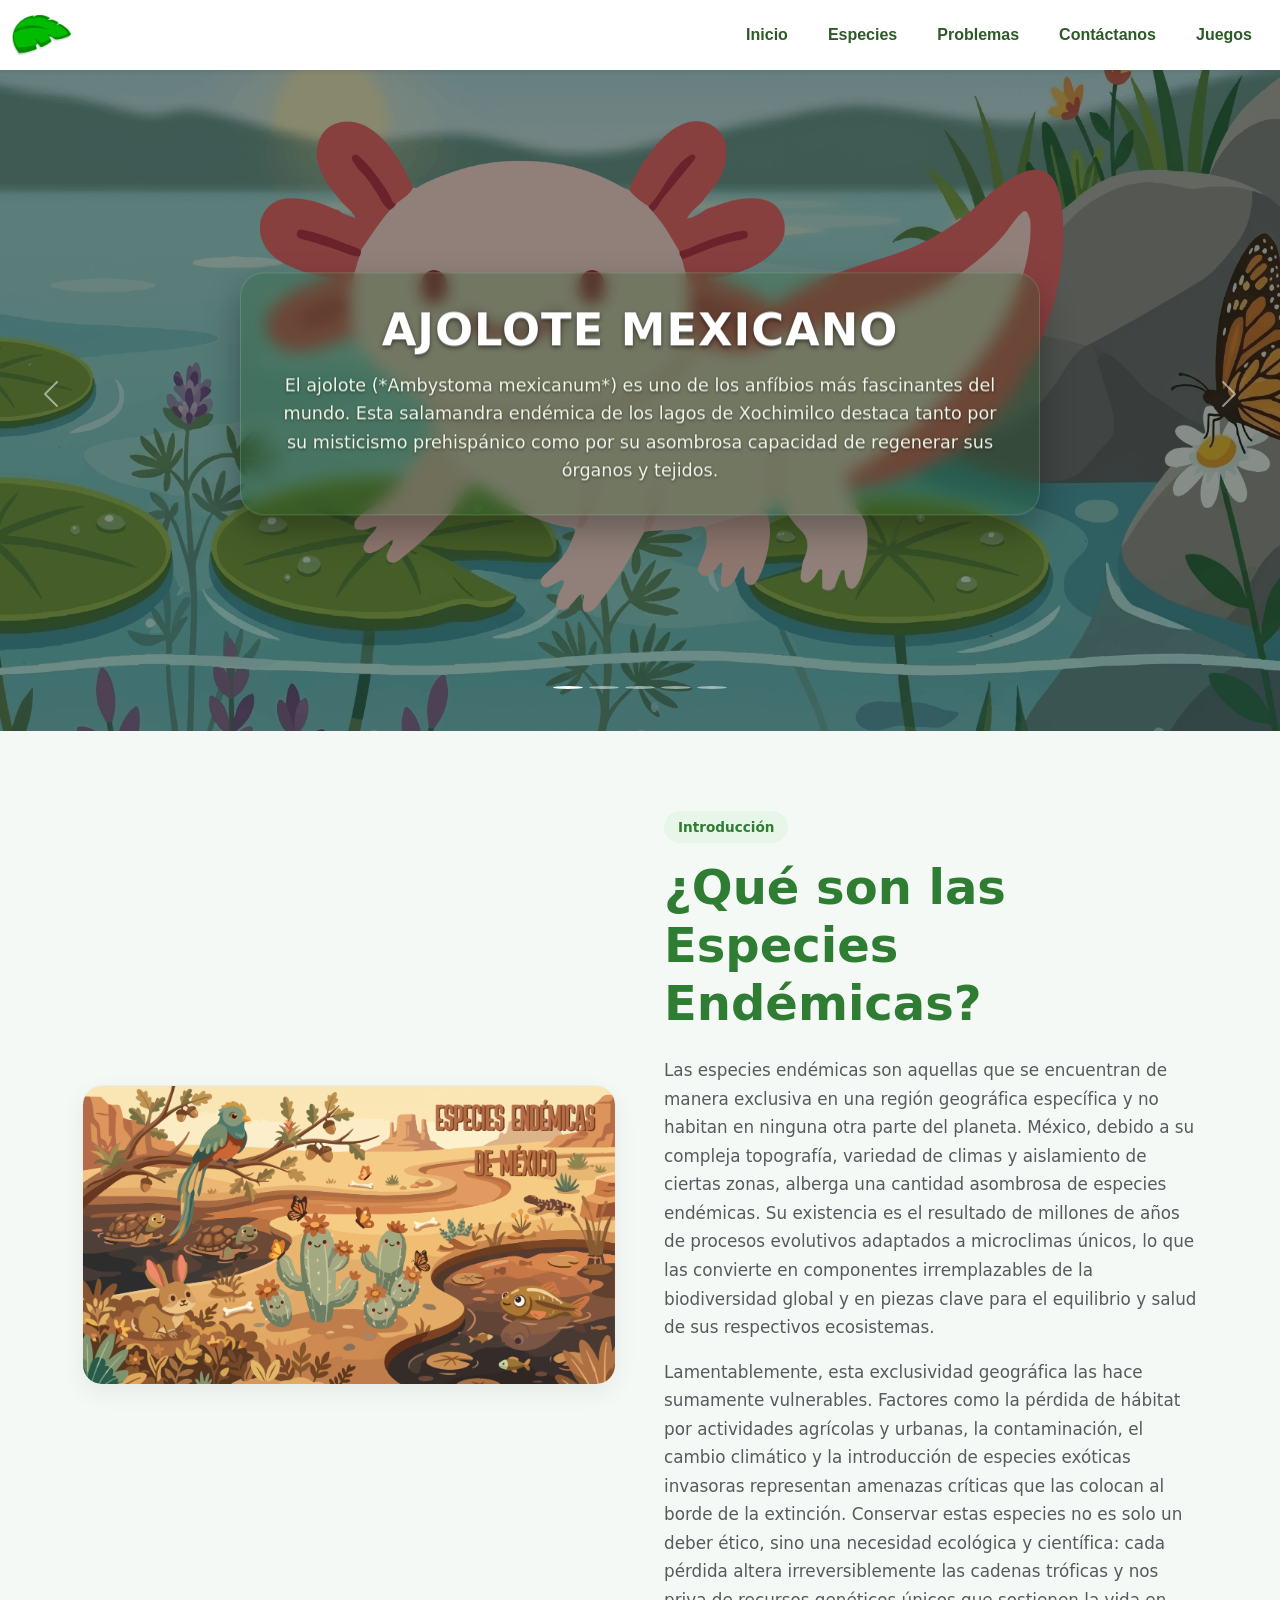
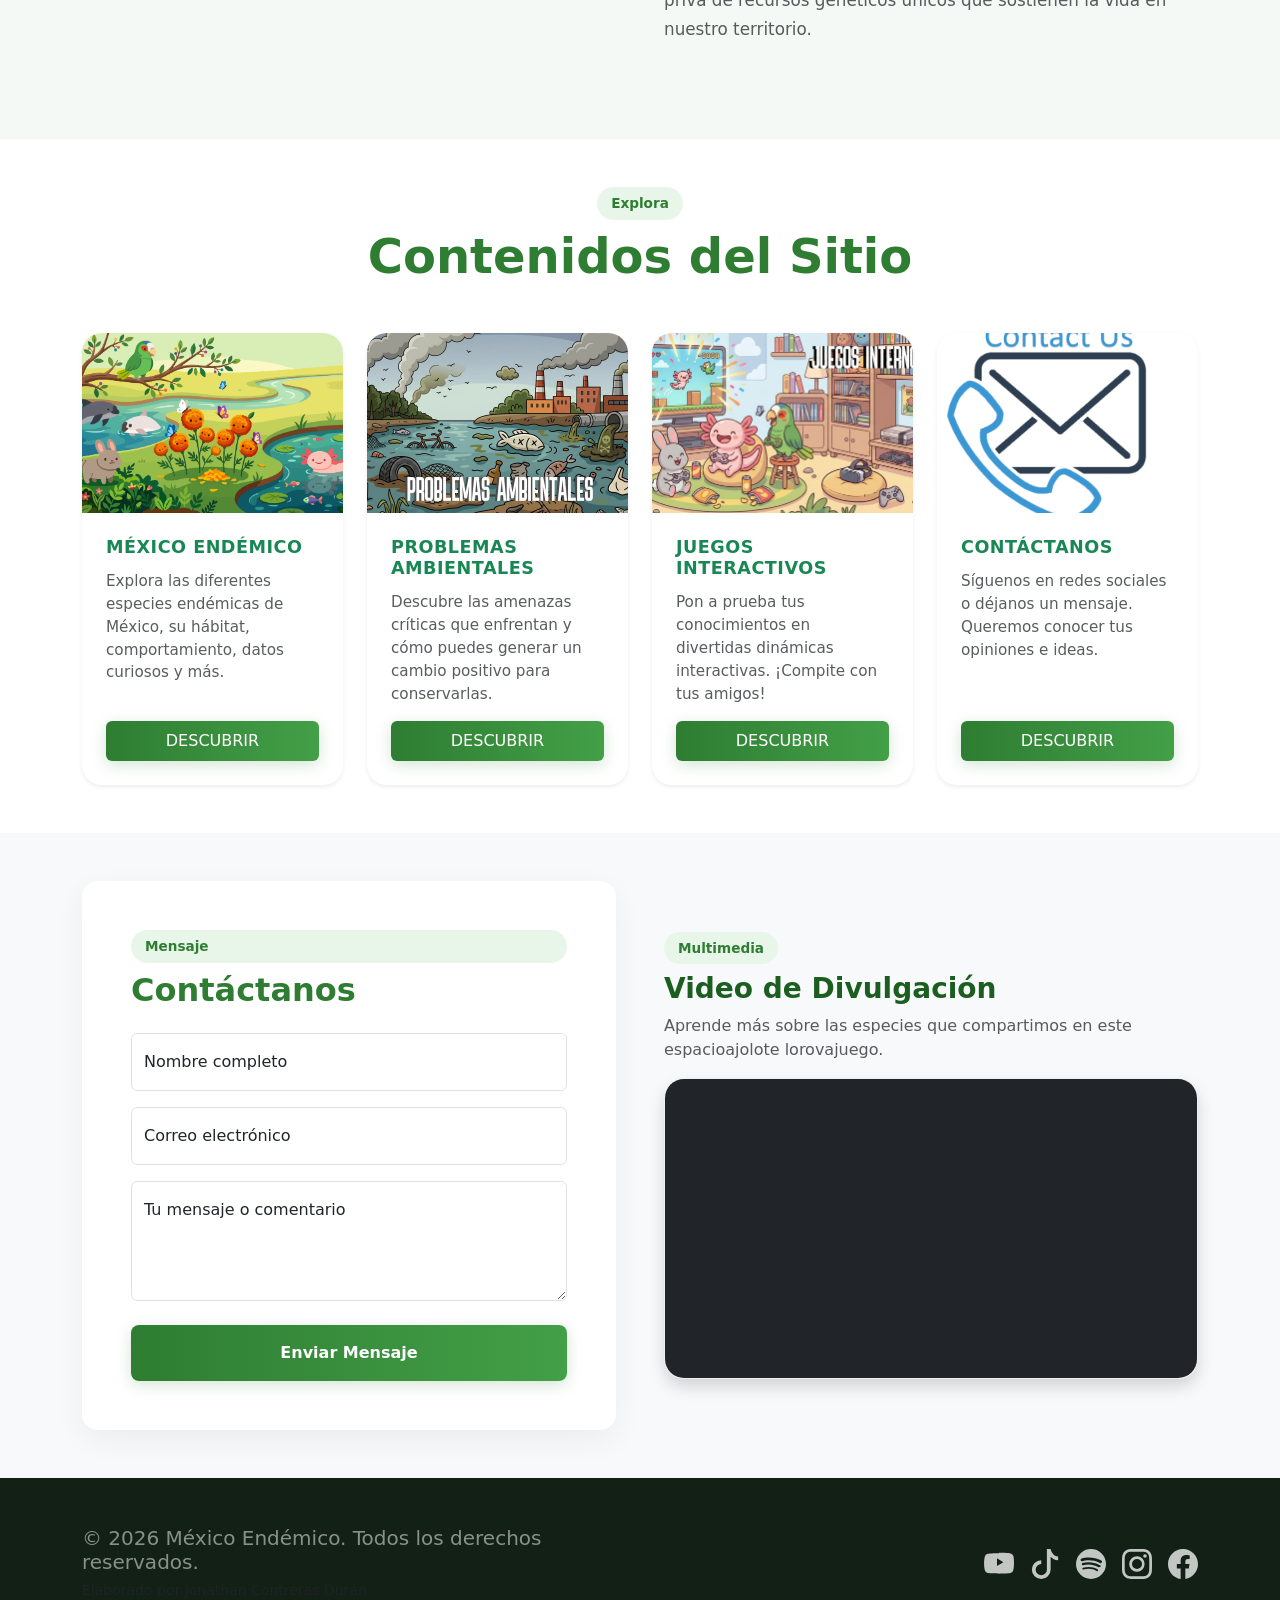
<file: index.html>
<!doctype html>
<html lang="es">
  <head>
    <meta charset="utf-8">
    <meta name="viewport" content="width=device-width, initial-scale=1">
    <title>México Endémico - Conservación de Especies Únicas</title>
    <meta name="description" content="Portal interactivo sobre la biodiversidad, importancia ecológica y conservación de las especies endémicas de México.">
    <link href="https://cdn.jsdelivr.net/npm/bootstrap@5.3.8/dist/css/bootstrap.min.css" rel="stylesheet" integrity="sha384-sRIl4kxILFvY47J16cr9ZwB07vP4J8+LH7qKQnuqkuIAvNWLzeN8tE5YBujZqJLB" crossorigin="anonymous">
    <link rel="stylesheet" href="styles.css" />
  </head>
  <body>
      <header>
          <nav class="navbar navbar-expand-md navbar-light bg-white fixed-top shadow-sm py-2">
              <div class="container-fluid max-width-container">
                  <!-- logo -->
                  <a class="navbar-brand py-0" href="index.html">
                      <img src="img/icono%20inicio.png" alt="Inicio - México Endémico" style="height: 40px; width: auto;">
                  </a>
                  
                  <!-- botón hamburguesa (móvil) -->
                  <button class="navbar-toggler border-0" type="button" data-bs-toggle="collapse" data-bs-target="#mainNavbar" aria-controls="mainNavbar" aria-expanded="false" aria-label="Cambiar navegación">
                      <span class="navbar-toggler-icon"></span>
                  </button>
                  
                  <!-- links del nav -->
                  <div class="collapse navbar-collapse" id="mainNavbar">
                      <ul class="navbar-nav ms-auto align-items-center gap-2 mt-2 mt-md-0">
                          <li class="nav-item">
                              <a class="nav-link px-3 fw-bold" href="index.html">Inicio</a>
                          </li>
                          <li class="nav-item">
                              <a class="nav-link px-3 fw-bold" href="especies.html">Especies</a>
                          </li>
                          <li class="nav-item">
                              <a class="nav-link px-3 fw-bold" href="problemas.html">Problemas</a>
                          </li>
                          <li class="nav-item">
                              <a class="nav-link px-3 fw-bold" href="contacto.html">Contáctanos</a>
                          </li>
                          <li class="nav-item">
                              <a class="nav-link px-3 fw-bold" href="juegos.html">Juegos</a>
                          </li>
                      </ul>
                  </div>
              </div>
          </nav>
      </header>

      <main>
          <!-- carrusel hero -->
          <section class="section-carrusel">
              <div id="carouselExampleCaptions" class="carousel slide" data-bs-ride="carousel" data-bs-interval="6000">
                  <div class="carousel-indicators">
                      <button type="button" data-bs-target="#carouselExampleCaptions" data-bs-slide-to="0" class="active" aria-current="true" aria-label="Slide 1"></button>
                      <button type="button" data-bs-target="#carouselExampleCaptions" data-bs-slide-to="1" aria-label="Slide 2"></button>
                      <button type="button" data-bs-target="#carouselExampleCaptions" data-bs-slide-to="2" aria-label="Slide 3"></button>
                      <button type="button" data-bs-target="#carouselExampleCaptions" data-bs-slide-to="3" aria-label="Slide 4"></button>
                      <button type="button" data-bs-target="#carouselExampleCaptions" data-bs-slide-to="4" aria-label="Slide 5"></button>
                  </div>
                  <div class="carousel-inner">
                      <!-- ajolote -->
                      <div class="carousel-item active">
                          <img src="img/ajolotec.png" alt="Ajolote Mexicano">
                          <div class="carousel-caption">
                              <h1>AJOLOTE MEXICANO</h1>
                              <p>El ajolote (*Ambystoma mexicanum*) es uno de los anfíbios más fascinantes del mundo. Esta salamandra endémica de los lagos de Xochimilco destaca tanto por su misticismo prehispánico como por su asombrosa capacidad de regenerar sus órganos y tejidos.</p>
                          </div>
                      </div>
                      <!-- cempasúchil -->
                      <div class="carousel-item">
                          <img src="img/flor.png" alt="Flor de Cempasúchil">
                          <div class="carousel-caption">
                              <h1>FLOR DE CEMPASÚCHIL</h1>
                              <p>La flor de cempasúchil (*Tagetes erecta*), conocida como la "flor de veinte pétalos", es un ícono ceremonial de México. Su color anaranjado encendido y su profundo aroma guían el camino de las almas durante el Día de Muertos.</p>
                          </div>
                      </div>
                      <!-- loro yucateco -->
                      <div class="carousel-item">
                          <img src="img/loro.png" alt="Loro Yucateco">
                          <div class="carousel-caption">
                              <h1>LORO YUCATECO</h1>
                              <p>El loro yucateco (*Amazona xantholora*) destaca por su frente amarilla y un vibrante plumaje esmeralda. Habitante exclusivo de la selva seca de la Península de Yucatán, es una joya alada amenazada por el tráfico ilegal.</p>
                          </div>
                      </div>
                      <!-- teporingo -->
                      <div class="carousel-item">
                          <img src="img/teporingo.png" alt="Teporingo o Conejo de los Volcanes">
                          <div class="carousel-caption">
                              <h1>TEPORINGO</h1>
                              <p>El teporingo o zacatuche (*Romerolagus diazi*) es el conejo más pequeño de México. Es un mamífero primitivo que habita exclusivamente en los zacatonales alpinos que rodean los volcanes del centro del país.</p>
                          </div>
                      </div>
                      <!-- vaquita marina -->
                      <div class="carousel-item">
                          <img src="img/vaca.png" alt="Vaquita Marina">
                          <div class="carousel-caption">
                              <h1>VAQUITA MARINA</h1>
                              <p>La vaquita marina (*Phocoena sinus*) es la marsopa más pequeña y amenazada del planeta. Endémica del Alto Golfo de California, se encuentra al borde de la extinción debido a la pesca incidental.</p>
                          </div>
                      </div>
                  </div>
                  <button class="carousel-control-prev" type="button" data-bs-target="#carouselExampleCaptions" data-bs-slide="prev">
                      <span class="carousel-control-prev-icon" aria-hidden="true"></span>
                      <span class="visually-hidden">Anterior</span>
                  </button>
                  <button class="carousel-control-next" type="button" data-bs-target="#carouselExampleCaptions" data-bs-slide="next">
                      <span class="carousel-control-next-icon" aria-hidden="true"></span>
                      <span class="visually-hidden">Siguiente</span>
                  </button>
              </div>
          </section>

          <!-- intro -->
          <section class="intro-section my-0">
              <div class="container">
                  <div class="row g-5 align-items-center">
                      <div class="col-md-6">
                          <div class="media-card overflow-hidden">
                              <img class="img-fluid w-100 rounded-4 shadow-sm" src="img/especies%20de%20mexico-12.png" alt="Especies Endémicas de México">
                          </div>
                      </div>
                      <div class="col-md-6">
                          <span class="species-badge mb-3">Introducción</span>
                          <h2 class="title-text display-5 fw-bold mb-4">¿Qué son las Especies Endémicas?</h2>
                          <p class="text-muted text-justify">
                              Las especies endémicas son aquellas que se encuentran de manera exclusiva en una región geográfica específica y no habitan en ninguna otra parte del planeta. México, debido a su compleja topografía, variedad de climas y aislamiento de ciertas zonas, alberga una cantidad asombrosa de especies endémicas. Su existencia es el resultado de millones de años de procesos evolutivos adaptados a microclimas únicos, lo que las convierte en componentes irremplazables de la biodiversidad global y en piezas clave para el equilibrio y salud de sus respectivos ecosistemas.
                          </p>
                          <p class="text-muted text-justify">
                              Lamentablemente, esta exclusividad geográfica las hace sumamente vulnerables. Factores como la pérdida de hábitat por actividades agrícolas y urbanas, la contaminación, el cambio climático y la introducción de especies exóticas invasoras representan amenazas críticas que las colocan al borde de la extinción. Conservar estas especies no es solo un deber ético, sino una necesidad ecológica y científica: cada pérdida altera irreversiblemente las cadenas tróficas y nos priva de recursos genéticos únicos que sostienen la vida en nuestro territorio.
                          </p>
                      </div>
                  </div>
              </div>
          </section>

          <!-- tarjetas de contenido -->
          <section class="py-5 bg-white">
              <div class="container">
                  <div class="text-center mb-5">
                      <span class="species-badge mb-2">Explora</span>
                      <h2 class="title-text display-5 fw-bold">Contenidos del Sitio</h2>
                  </div>
                  <div class="row g-4 justify-content-center">
                      <!-- especies -->
                      <div class="col-md-6 col-lg-3 d-flex">
                          <div class="card content-card w-100 border-0 shadow-sm d-flex flex-column">
                              <div class="content-card-img-wrapper">
                                  <img src="img/especies%20de%20mexico_Mesa%20de%20trabajo%201%20copia.png" class="card-img-top" alt="México Endémico">
                              </div>
                              <div class="card-body d-flex flex-column p-4">
                                  <h5 class="card-title fw-bold text-success">MÉXICO ENDÉMICO</h5>
                                  <p class="card-text text-muted flex-grow-1">
                                      Explora las diferentes especies endémicas de México, su hábitat, comportamiento, datos curiosos y más.
                                  </p>
                                  <div class="text-center mt-auto">
                                      <a href="especies.html" class="btn btn-submit text-white w-100 py-2">DESCUBRIR</a>
                                  </div>
                              </div>
                          </div>
                      </div>
                      <!-- problemas -->
                      <div class="col-md-6 col-lg-3 d-flex">
                          <div class="card content-card w-100 border-0 shadow-sm d-flex flex-column">
                              <div class="content-card-img-wrapper">
                                  <img src="img/contaminacion.jpeg" class="card-img-top" alt="Problemas Ambientales">
                              </div>
                              <div class="card-body d-flex flex-column p-4">
                                  <h5 class="card-title fw-bold text-success">PROBLEMAS AMBIENTALES</h5>
                                  <p class="card-text text-muted flex-grow-1">
                                      Descubre las amenazas críticas que enfrentan y cómo puedes generar un cambio positivo para conservarlas.
                                  </p>
                                  <div class="text-center mt-auto">
                                      <a href="problemas.html" class="btn btn-submit text-white w-100 py-2">DESCUBRIR</a>
                                  </div>
                              </div>
                          </div>
                      </div>
                      <!-- juegos -->
                      <div class="col-md-6 col-lg-3 d-flex">
                          <div class="card content-card w-100 border-0 shadow-sm d-flex flex-column">
                              <div class="content-card-img-wrapper">
                                  <img src="img/juegos.jpeg" class="card-img-top" alt="Juegos Interactivos">
                              </div>
                              <div class="card-body d-flex flex-column p-4">
                                  <h5 class="card-title fw-bold text-success">JUEGOS INTERACTIVOS</h5>
                                  <p class="card-text text-muted flex-grow-1">
                                      Pon a prueba tus conocimientos en divertidas dinámicas interactivas. ¡Compite con tus amigos!
                                  </p>
                                  <div class="text-center mt-auto">
                                      <a href="juegos.html" class="btn btn-submit text-white w-100 py-2">DESCUBRIR</a>
                                  </div>
                              </div>
                          </div>
                      </div>
                      <!-- contacto -->
                      <div class="col-md-6 col-lg-3 d-flex">
                          <div class="card content-card w-100 border-0 shadow-sm d-flex flex-column">
                              <div class="content-card-img-wrapper">
                                  <img src="img/contacto.png" class="card-img-top" alt="Contáctanos">
                              </div>
                              <div class="card-body d-flex flex-column p-4">
                                  <h5 class="card-title fw-bold text-success">CONTÁCTANOS</h5>
                                  <p class="card-text text-muted flex-grow-1">
                                      Síguenos en redes sociales o déjanos un mensaje. Queremos conocer tus opiniones e ideas.
                                  </p>
                                  <div class="text-center mt-auto">
                                      <a href="contacto.html" class="btn btn-submit text-white w-100 py-2">DESCUBRIR</a>
                                  </div>
                              </div>
                          </div>
                      </div>
                  </div>
              </div>
          </section>

          <!-- formulario + video -->
          <section class="py-5 bg-light">
              <div class="container">
                  <div class="row g-5 align-items-center">
                      <!-- formulario -->
                      <div class="col-md-6">
                          <div class="card bg-glass rounded-4 p-4 p-md-5">
                              <span class="species-badge mb-2">Mensaje</span>
                              <h2 class="title-text fw-bold mb-4">Contáctanos</h2>
                              <form class="needs-validation" novalidate>
                                  <div class="form-floating mb-3">
                                      <input type="text" class="form-control" id="nombre" placeholder="Nombre completo" required minlength="3">
                                      <label for="nombre">Nombre completo</label>
                                      <div class="invalid-feedback">Por favor ingresa tu nombre (mínimo 3 caracteres).</div>
                                  </div>
                                  <div class="form-floating mb-3">
                                      <input type="email" class="form-control" id="email" placeholder="Correo electrónico" required>
                                      <label for="email">Correo electrónico</label>
                                      <div class="invalid-feedback">Por favor ingresa un correo electrónico válido.</div>
                                  </div>
                                  <div class="form-floating mb-4">
                                      <textarea class="form-control" id="mensaje" placeholder="Mensaje" style="height: 120px" required minlength="10"></textarea>
                                      <label for="mensaje">Tu mensaje o comentario</label>
                                      <div class="invalid-feedback">Por favor escribe tu mensaje (mínimo 10 caracteres).</div>
                                  </div>
                                  <button type="submit" class="btn btn-submit text-white w-100 py-3 fw-bold rounded-3">Enviar Mensaje</button>
                              </form>
                              <div id="mensaje-exito" class="alert alert-success d-none mt-4 fade-in-up" role="alert">
                                  ¡Gracias por escribirnos! Tu mensaje ha sido recibido con éxito. Nos pondremos en contacto contigo pronto.
                              </div>
                          </div>
                      </div>
                      <!-- video -->
                      <div class="col-md-6">
                          <div class="text-center mb-3 text-lg-start">
                              <span class="species-badge mb-2">Multimedia</span>
                              <h3 class="card-title-text fw-bold">Video de Divulgación</h3>
                              <p class="text-muted">Aprende más sobre las especies que compartimos en este espacioajolote lorovajuego.</p>
                          </div>
                          <div class="media-card overflow-hidden shadow">
                              <div class="ratio ratio-16x9 bg-dark">
                                   <iframe 
            class="w-100 h-100"
            src="https://www.youtube.com/embed/mT3tU0IuMgw"
            title="YouTube video player"
            frameborder="0"
            allow="accelerometer; autoplay; clipboard-write; encrypted-media; gyroscope; picture-in-picture"
            allowfullscreen>
        </iframe>
                              </div>
                          </div>
                      </div>
                  </div>
              </div>
          </section>
      </main>


      <footer style="background-color: #122016;" class="text-white py-5">
          <div class="container">
              <div class="row align-items-center">
                  <div class="col-md-6 text-center text-md-start mb-4 mb-md-0">
                      <h5 class="mb-1 text-white-50">© 2026 México Endémico. Todos los derechos reservados.</h5>
                      <small class="text-muted">Elaborado por Jonathan Contreras Durán</small>
                  </div>
                  <div class="col-md-6 text-center text-md-end">
                      <div class="d-flex justify-content-center justify-content-md-end gap-3 align-items-center">
                          <a href="https://www.youtube.com/@eljonas7348/videos" target="_blank" aria-label="YouTube" class="text-white">
                              <svg xmlns="http://www.w3.org/2000/svg" width="30" height="30" fill="currentColor" class="footer-logo" viewBox="0 0 16 16">
                                  <path d="M8.051 1.999h.089c.822.003 4.987.033 6.11.335a2.01 2.01 0 0 1 1.415 1.42c.101.38.172.883.22 1.402l.01.104.022.26.008.104c.065.914.073 1.77.074 1.957v.075c-.001.194-.01 1.108-.104 1.981l-.014.134-.018.154-.014.114c-.074.505-.147.98-.251 1.347a2.007 2.007 0 0 1-1.415 1.419c-1.121.303-5.29.333-6.137.335h-.089c-.813-.003-4.937-.033-6.05-.335A2.007 2.007 0 0 1 .44 11.386c-.1-.366-.174-.841-.248-1.347l-.013-.114-.022-.178-.008-.114C.057 8.76.049 7.904.048 7.717v-.075c.001-.194.01-1.108.104-1.981l.014-.134.018-.154.014-.114C.27 4.793.342 4.318.448 3.95a2.007 2.007 0 0 1 1.415-1.419c1.114-.3 5.27-.33 6.118-.33zM6.93 4.99v4.02l3.41-2.01z"/>
                              </svg>
                          </a>
                          <a href="https://www.tiktok.com/@eljonas171" target="_blank" aria-label="TikTok" class="text-white">
                              <svg xmlns="http://www.w3.org/2000/svg" width="30" height="30" fill="currentColor" class="footer-logo" viewBox="0 0 16 16">
                                  <path d="M9 0h1.98c.144.715.54 1.617 1.235 2.512C12.895 3.389 13.797 4 15 4v2c-1.753 0-3.07-.814-4-1.829V11a5 5 0 1 1-5-5v2a3 3 0 1 0 3 3z"/>
                              </svg>
                          </a>
                          <a href="https://open.spotify.com/playlist/6qp98tfO25YmbMtqhwcALF?si=b0c4787137e74e6c" target="_blank" aria-label="Spotify" class="text-white">
                              <svg xmlns="http://www.w3.org/2000/svg" width="30" height="30" fill="currentColor" class="footer-logo" viewBox="0 0 16 16">
                                  <path d="M8 0a8 8 0 1 0 0 16A8 8 0 0 0 8 0m3.669 11.538a.5.5 0 0 1-.686.165c-1.879-1.147-4.243-1.407-7.028-.77a.5.5 0 0 1-.222-.976c3.055-.697 5.663-.396 7.768.89a.5.5 0 0 1 .168.691m.958-2.185a.6.6 0 0 1-.825.2c-2.15-1.321-5.428-1.704-7.965-.933a.6.6 0 0 1-.35-1.146c2.897-.877 6.514-.44 8.94 1.05a.6.6 0 0 1 .2 1.229m.079-2.338c-2.578-1.53-6.827-1.67-9.288-.923a.75.75 0 1 1-.437-1.436c2.837-.86 7.525-.692 10.513 1.082a.75.75 0 0 1-.788 1.277z"/>
                              </svg>
                          </a>
                          <a href="https://www.instagram.com/el.jonas.p/" target="_blank" aria-label="Instagram" class="text-white">
                              <svg xmlns="http://www.w3.org/2000/svg" width="30" height="30" fill="currentColor" class="footer-logo" viewBox="0 0 16 16">
                                  <path d="M8 0C5.829 0 5.556.01 4.703.048 3.85.088 3.269.222 2.76.42a3.9 3.9 0 0 0-1.417.923A3.9 3.9 0 0 0 .42 2.76C.222 3.268.087 3.85.048 4.7.01 5.555 0 5.827 0 8.001c0 2.172.01 2.444.048 3.297.04.852.174 1.433.372 1.942.205.526.478.972.923 1.417.444.445.89.719 1.416.923.51.198 1.09.333 1.942.372C5.555 15.99 5.827 16 8 16s2.444-.01 3.298-.048c.851-.04 1.434-.174 1.943-.372a3.9 3.9 0 0 0 1.416-.923c.445-.445.718-.891.923-1.417.197-.509.332-1.09.372-1.942C15.99 10.445 16 10.173 16 8s-.01-2.445-.048-3.299c-.04-.851-.175-1.433-.372-1.941a3.9 3.9 0 0 0-.923-1.417A3.9 3.9 0 0 0 13.24.42c-.51-.198-1.092-.333-1.943-.372C10.443.01 10.172 0 7.998 0zm-.717 1.442h.718c2.136 0 2.389.007 3.232.046.78.035 1.204.166 1.486.275.373.145.64.319.92.599.28.28.453.546.598.92.11.281.24.705.275 1.485.039.843.047 1.096.047 3.231s-.008 2.389-.047 3.232c-.035.78-.166 1.203-.275 1.485a2.5 2.5 0 0 1-.599.919c-.28.28-.546.453-.92.598-.28.11-.704.24-1.485.276-.843.038-1.096.047-3.232.047s-2.39-.009-3.233-.047c-.78-.036-1.203-.166-1.485-.276a2.5 2.5 0 0 1-.92-.598 2.5 2.5 0 0 1-.6-.92c-.109-.281-.24-.705-.275-1.485-.038-.843-.046-1.096-.046-3.233s.008-2.388.046-3.231c.036-.78.166-1.204.276-1.486.145-.373.319-.64.599-.92.28-.28.546-.453.92-.598.282-.11.705-.24 1.485-.276.738-.034 1.024-.044 2.515-.045zm4.988 1.328a.96.96 0 1 0 0 1.92.96.96 0 0 0 0-1.92m-4.27 1.122a4.109 4.109 0 1 0 0 8.217 4.109 4.109 0 0 0 0-8.217m0 1.441a2.667 2.667 0 1 1 0 5.334 2.667 2.667 0 0 1 0-5.334"/>
                              </svg>
                          </a>
                          <a href="https://www.facebook.com/jonathan.contreras.653650/" target="_blank" aria-label="Facebook" class="text-white">
                              <svg xmlns="http://www.w3.org/2000/svg" width="30" height="30" fill="currentColor" class="footer-logo" viewBox="0 0 16 16">
                                  <path d="M16 8.049c0-4.446-3.582-8.05-8-8.05C3.58 0-.002 3.603-.002 8.05c0 4.017 2.926 7.347 6.75 7.951v-5.625h-2.03V8.05H6.75V6.275c0-2.017 1.195-3.131 3.022-3.131.876 0 1.791.157 1.791.157v1.98h-1.009c-.993 0-1.303.621-1.303 1.258v1.51h2.218l-.354 2.326H9.25V16c3.824-.604 6.75-3.934 6.75-7.951"/>
                              </svg>
                          </a>
                      </div>
                  </div>
              </div>
          </div>
      </footer>

      <script src="https://cdn.jsdelivr.net/npm/bootstrap@5.3.8/dist/js/bootstrap.bundle.min.js" integrity="sha384-FKyoEForCGlyvwx9Hj09JcYn3nv7wiPVlz7YYwJrWVcXK/BmnVDxM+D2scQbITxI" crossorigin="anonymous"></script>
      <script>
          // validación del formulario
          (function () {
              'use strict'
              var forms = document.querySelectorAll('.needs-validation')
              Array.prototype.slice.call(forms).forEach(function (form) {
                  form.addEventListener('submit', function (event) {
                      event.preventDefault()
                      event.stopPropagation()

                      if (form.checkValidity()) {
                          form.classList.add('d-none')
                          document.getElementById('mensaje-exito').classList.remove('d-none')
                      } else {
                          form.classList.add('was-validated')
                      }
                  }, false)
              })
          })()
      </script>
  </body>
</html>
</file>
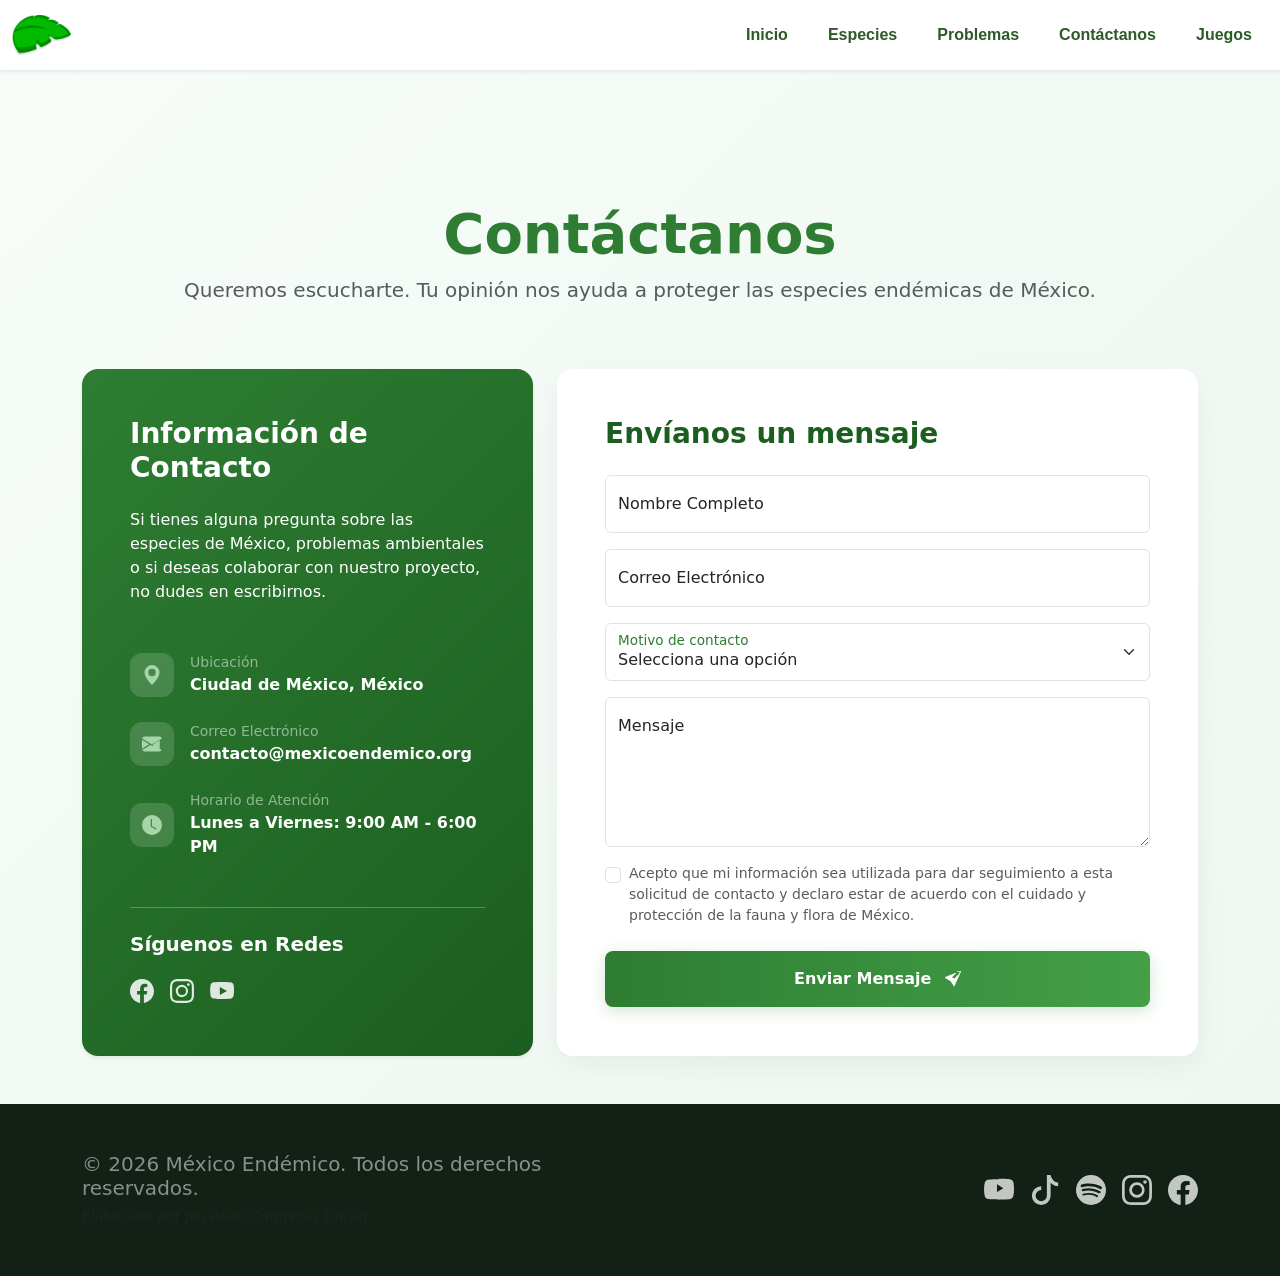
<file: contacto.html>
<!doctype html>
<html lang="es">
  <head>
    <meta charset="utf-8">
    <meta name="viewport" content="width=device-width, initial-scale=1">
    <title>Contáctanos - México Endémico</title>
    <meta name="description" content="Ponte en contacto con el equipo de México Endémico. Comparte tus dudas, comentarios o reporta avistamientos de especies endémicas.">
    <link href="https://cdn.jsdelivr.net/npm/bootstrap@5.3.8/dist/css/bootstrap.min.css" rel="stylesheet" integrity="sha384-sRIl4kxILFvY47J16cr9ZwB07vP4J8+LH7qKQnuqkuIAvNWLzeN8tE5YBujZqJLB" crossorigin="anonymous">
    <!-- animate.css -->
    <link rel="stylesheet" href="https://cdnjs.cloudflare.com/ajax/libs/animate.css/4.1.1/animate.min.css"/>
    <link rel="stylesheet" href="styles.css" />
  </head>
  <body>
      <header>
          <nav class="navbar navbar-expand-md navbar-light bg-white fixed-top shadow-sm py-2">
              <div class="container-fluid max-width-container">
                  <!-- logo -->
                  <a class="navbar-brand py-0" href="index.html">
                      <img src="img/icono%20inicio.png" alt="Inicio - México Endémico" style="height: 40px; width: auto;">
                  </a>
                  
                  <!-- botón hamburguesa (móvil) -->
                  <button class="navbar-toggler border-0" type="button" data-bs-toggle="collapse" data-bs-target="#mainNavbar" aria-controls="mainNavbar" aria-expanded="false" aria-label="Cambiar navegación">
                      <span class="navbar-toggler-icon"></span>
                  </button>
                  
                  <!-- links del nav -->
                  <div class="collapse navbar-collapse" id="mainNavbar">
                      <ul class="navbar-nav ms-auto align-items-center gap-2 mt-2 mt-md-0">
                          <li class="nav-item">
                              <a class="nav-link px-3 fw-bold" href="index.html">Inicio</a>
                          </li>
                          <li class="nav-item">
                              <a class="nav-link px-3 fw-bold" href="especies.html">Especies</a>
                          </li>
                          <li class="nav-item">
                              <a class="nav-link px-3 fw-bold" href="problemas.html">Problemas</a>
                          </li>
                          <li class="nav-item">
                              <a class="nav-link px-3 fw-bold" href="contacto.html">Contáctanos</a>
                          </li>
                          <li class="nav-item">
                              <a class="nav-link px-3 fw-bold" href="juegos.html">Juegos</a>
                          </li>
                      </ul>
                  </div>
              </div>
          </nav>
      </header>

      <main class="contact-page-wrapper">
          <section class="contact-hero text-center py-5">
              <div class="container mt-5 pt-4">
                  <h1 class="display-4 fw-bold title-text">Contáctanos</h1>
                  <p class="lead text-muted">Queremos escucharte. Tu opinión nos ayuda a proteger las especies endémicas de México.</p>
              </div>
          </section>

          <section class="contact-content pb-5">
              <div class="container">
                  <div class="row g-4 align-items-stretch">
                      <!-- datos de contacto -->
                      <div class="col-lg-5">
                          <div class="contact-info-card h-100 p-4 p-md-5 rounded-4 shadow-sm text-white d-flex flex-column justify-content-between">
                              <div>
                                  <h3 class="mb-4 fw-bold">Información de Contacto</h3>
                                  <p class="mb-5">Si tienes alguna pregunta sobre las especies de México, problemas ambientales o si deseas colaborar con nuestro proyecto, no dudes en escribirnos.</p>
                                  
                                  <div class="d-flex align-items-center mb-4">
                                      <div class="info-icon me-3">
                                          <svg xmlns="http://www.w3.org/2000/svg" width="20" height="20" fill="currentColor" class="bi bi-geo-alt-fill" viewBox="0 0 16 16">
                                              <path d="M8 16s6-5.686 6-10A6 6 0 0 0 2 6c0 4.314 6 10 6 10zm0-7a3 3 0 1 1 0-6 3 3 0 0 1 0 6z"/>
                                          </svg>
                                      </div>
                                      <div>
                                          <span class="d-block text-white-50 small">Ubicación</span>
                                          <strong>Ciudad de México, México</strong>
                                      </div>
                                  </div>

                                  <div class="d-flex align-items-center mb-4">
                                      <div class="info-icon me-3">
                                          <svg xmlns="http://www.w3.org/2000/svg" width="20" height="20" fill="currentColor" class="bi bi-envelope-fill" viewBox="0 0 16 16">
                                              <path d="M.05 3.555A2 2 0 0 1 2 2h12a2 2 0 0 1 1.95 1.555L8 8.414.05 3.555ZM0 4.697v7.104l5.803-3.558L0 4.697ZM6.761 8.83l-6.57 4.027A2 2 0 0 0 2 14h12a2 2 0 0 0 1.808-1.144l-6.57-4.027L8 9.586l-.639-.638Zm7.436-3.791L8.5 8.54l5.697 3.492V4.697H14.2Z"/>
                                          </svg>
                                      </div>
                                      <div>
                                          <span class="d-block text-white-50 small">Correo Electrónico</span>
                                          <strong><a href="mailto:contacto@mexicoendemico.org" class="text-white text-decoration-none">contacto@mexicoendemico.org</a></strong>
                                      </div>
                                  </div>

                                  <div class="d-flex align-items-center mb-4">
                                      <div class="info-icon me-3">
                                          <svg xmlns="http://www.w3.org/2000/svg" width="20" height="20" fill="currentColor" class="bi bi-clock-fill" viewBox="0 0 16 16">
                                              <path d="M16 8A8 8 0 1 1 0 8a8 8 0 0 1 16 0zM8 3.5a.5.5 0 0 0-1 0V9a.5.5 0 0 0 .252.434l3.5 2a.5.5 0 0 0 .496-.868L8 8.71V3.5z"/>
                                          </svg>
                                      </div>
                                      <div>
                                          <span class="d-block text-white-50 small">Horario de Atención</span>
                                          <strong>Lunes a Viernes: 9:00 AM - 6:00 PM</strong>
                                      </div>
                                  </div>
                              </div>

                              <div>
                                  <hr class="my-4 opacity-25">
                                  <h5 class="mb-3 fw-bold">Síguenos en Redes</h5>
                                  <div class="d-flex gap-3 social-icons">
                                      <a href="https://www.facebook.com" target="_blank" class="text-white fs-4" aria-label="Facebook"><svg xmlns="http://www.w3.org/2000/svg" width="24" height="24" fill="currentColor" class="bi bi-facebook" viewBox="0 0 16 16"><path d="M16 8.049c0-4.446-3.582-8.05-8-8.05C3.58 0-.002 3.603-.002 8.05c0 4.017 2.926 7.347 6.75 7.951v-5.625h-2.03V8.05H6.75V6.275c0-2.017 1.195-3.131 3.022-3.131.876 0 1.791.157 1.791.157v1.98h-1.009c-.993 0-1.303.621-1.303 1.258v1.51h2.218l-.354 2.326H9.25V16c3.824-.604 6.75-3.934 6.75-7.951z"/></svg></a>
                                      <a href="https://www.instagram.com" target="_blank" class="text-white fs-4" aria-label="Instagram"><svg xmlns="http://www.w3.org/2000/svg" width="24" height="24" fill="currentColor" class="bi bi-instagram" viewBox="0 0 16 16"><path d="M8 0C5.829 0 5.556.01 4.703.048 3.85.088 3.269.222 2.76.42a3.917 3.917 0 0 0-1.417.923A3.927 3.927 0 0 0 .42 2.76C.222 3.268.087 3.85.048 4.7.01 5.555 0 5.827 0 8.001c0 2.172.01 2.444.048 3.297.04.852.174 1.433.372 1.942.205.526.478.972.923 1.417.444.445.89.719 1.416.923.51.198 1.09.333 1.942.372C5.555 15.99 5.827 16 8 16s2.444-.01 3.298-.048c.851-.04 1.434-.174 1.943-.372a3.916 3.916 0 0 0 1.416-.923c.445-.445.718-.891.923-1.417.197-.509.332-1.09.372-1.942C15.99 10.445 16 10.173 16 8s-.01-2.445-.048-3.299c-.04-.851-.175-1.433-.372-1.941a3.926 3.926 0 0 0-.923-1.417A3.911 3.911 0 0 0 13.24.42c-.51-.198-1.092-.333-1.943-.372C10.443.01 10.172 0 7.999 0h.003zm-.717 1.442h.718c2.136 0 2.389.007 3.232.046.78.035 1.204.166 1.486.275.373.145.64.319.92.599.28.28.453.546.598.92.11.281.24.705.275 1.485.039.843.047 1.096.047 3.231s-.008 2.389-.047 3.232c-.035.78-.166 1.203-.275 1.485a2.47 2.47 0 0 1-.599.919c-.28.28-.546.453-.92.598-.28.11-.704.24-1.485.276-.843.038-1.096.047-3.232.047s-2.39-.009-3.233-.047c-.78-.036-1.203-.166-1.485-.276a2.478 2.478 0 0 1-.92-.598 2.48 2.48 0 0 1-.6-.92c-.109-.281-.24-.705-.275-1.485-.038-.843-.046-1.096-.046-3.233 0-2.136.008-2.388.046-3.231.036-.78.166-1.204.276-1.486.145-.373.319-.64.599-.92.28-.28.546-.453.92-.598.282-.11.705-.24 1.485-.276.738-.034 1.024-.044 2.515-.045v.002zm4.988 1.328a.96.96 0 1 0 0 1.92.96.96 0 0 0 0-1.92zm-4.27 1.122a4.109 4.109 0 1 0 0 8.217 4.109 4.109 0 0 0 0-8.217zm0 1.441a2.667 2.667 0 1 1 0 5.334 2.667 2.667 0 0 1 0-5.334z"/></svg></a>
                                      <a href="https://www.youtube.com" target="_blank" class="text-white fs-4" aria-label="YouTube"><svg xmlns="http://www.w3.org/2000/svg" width="24" height="24" fill="currentColor" class="bi bi-youtube" viewBox="0 0 16 16"><path d="M8.051 1.999h.089c.822.003 4.987.033 6.11.335a2.01 2.01 0 0 1 1.415 1.42c.101.38.172.883.22 1.402l.01.104.022.26.008.104c.065.914.073 1.77.074 1.957v.075c-.001.194-.01 1.108-.104 1.981l-.014.134-.027.252-.008.104a19.64 19.64 0 0 1-.22 1.401 2.007 2.007 0 0 1-1.415 1.419c-1.113.303-5.28.333-6.11.335h-.09c-.823-.003-4.987-.03-6.11-.335a2.01 2.01 0 0 1-1.415-1.419 19.64 19.64 0 0 1-.22-1.401l-.008-.104-.027-.252-.014-.134c-.094-.873-.103-1.787-.104-1.981v-.075c.001-.187.009-1.042.074-1.957l.008-.104.022-.26.01-.104c.048-.519.119-1.023.22-1.402a2.007 2.007 0 0 1 1.415-1.42c1.113-.302 5.28-.332 6.11-.335h.09zM6.557 5.272V10.7l4.733-2.713-4.733-2.715z"/></svg></a>
                                  </div>
                              </div>
                          </div>
                      </div>
                      
                      <!-- formulario -->
                      <div class="col-lg-7 animate__animated animate__slideInUp">
                          <div class="card border-0 rounded-4 shadow-sm h-100 p-4 p-md-5 bg-glass">
                              <h3 class="mb-4 fw-bold card-title-text">Envíanos un mensaje</h3>
                              
                              <form id="contactForm" class="needs-validation" novalidate>
                                  <div class="form-floating mb-3">
                                      <input type="text" class="form-control" id="fullName" placeholder="Juan Pérez" required minlength="3">
                                      <label for="fullName">Nombre Completo</label>
                                      <div class="invalid-feedback">Por favor, escribe tu nombre completo (mínimo 3 caracteres).</div>
                                  </div>

                                  <div class="form-floating mb-3">
                                      <input type="email" class="form-control" id="emailAddress" placeholder="nombre@correo.com" required>
                                      <label for="emailAddress">Correo Electrónico</label>
                                      <div class="invalid-feedback">Por favor, introduce un correo electrónico válido.</div>
                                  </div>

                                  <div class="form-floating mb-3">
                                      <select class="form-select" id="contactReason" required>
                                          <option value="" selected disabled>Selecciona una opción</option>
                                          <option value="consulta">Consulta General</option>
                                          <option value="reporte">Reportar Avistamiento de Especie</option>
                                          <option value="voluntariado">Voluntariado / Apoyo al Proyecto</option>
                                          <option value="sugerencia">Sugerencias y Comentarios</option>
                                      </select>
                                      <label for="contactReason">Motivo de contacto</label>
                                      <div class="invalid-feedback">Por favor, selecciona un motivo.</div>
                                  </div>

                                  <div class="form-floating mb-3">
                                      <textarea class="form-control" placeholder="Escribe tu mensaje aquí..." id="messageText" style="height: 150px" required minlength="10"></textarea>
                                      <label for="messageText">Mensaje</label>
                                      <div class="invalid-feedback">El mensaje debe tener al menos 10 caracteres.</div>
                                  </div>

                                  <div class="form-check mb-4">
                                      <input class="form-check-input" type="checkbox" value="" id="privacyCheck" required>
                                      <label class="form-check-label text-muted small" for="privacyCheck">
                                          Acepto que mi información sea utilizada para dar seguimiento a esta solicitud de contacto y declaro estar de acuerdo con el cuidado y protección de la fauna y flora de México.
                                      </label>
                                      <div class="invalid-feedback">Debes aceptar los términos antes de enviar.</div>
                                  </div>

                                  <button type="submit" class="btn btn-submit w-100 py-3 text-white fw-bold rounded-3">
                                      <span>Enviar Mensaje</span>
                                      <svg xmlns="http://www.w3.org/2000/svg" width="16" height="16" fill="currentColor" class="bi bi-send-fill ms-2" viewBox="0 0 16 16">
                                          <path d="M15.964.686a.5.5 0 0 0-.65-.65L.767 5.855H.766l-.452.18a.5.5 0 0 0-.082.887l.41.26.001.002 4.995 3.178 3.178 4.995.26.41.192-.41.18-.452L15.964.686Zm-1.83 2.014-4.805 4.805-1.952-.976-.316-.158 5.602-5.602-.158-.316-.976-1.952 4.805-4.805ZM5.285 9.07l.006-.006H5.29L5.284 9.07ZM4.148 10.22l.006-.006h-.001l-.005.006Z"/>
                                      </svg>
                                  </button>
                              </form>
                              
                              <div id="successAlert" class="alert alert-success d-none mt-4 p-4 rounded-3 shadow-sm fade-in-up" role="alert">
                                  <div class="d-flex align-items-center">
                                      <div class="success-icon-container me-3 bg-white text-success rounded-circle d-flex align-items-center justify-content-center" style="width: 40px; height: 40px; flex-shrink: 0;">
                                          <svg xmlns="http://www.w3.org/2000/svg" width="24" height="24" fill="currentColor" class="bi bi-check-lg" viewBox="0 0 16 16">
                                              <path d="M12.736 3.97a.733.733 0 0 1 1.047 0c.286.289.29.756.01 1.05L7.88 12.01a.733.733 0 0 1-1.065.02L3.217 8.384a.757.757 0 0 1 0-1.06.733.733 0 0 1 1.047 0l3.052 3.093 5.4-6.425a.247.247 0 0 1 .02-.022Z"/>
                                          </svg>
                                      </div>
                                      <div>
                                          <h5 class="alert-heading fw-bold mb-1">¡Mensaje Enviado!</h5>
                                          <p class="mb-0 text-secondary small">Gracias por ponerte en contacto. Nos comunicaremos contigo muy pronto.</p>
                                      </div>
                                  </div>
                              </div>
                          </div>
                      </div>
                  </div>
              </div>
          </section>
      </main>

      <!-- footer -->
      <footer style="background-color: #122016;" class="text-white py-5">
          <div class="container">
              <div class="row align-items-center">
                  <div class="col-md-6 text-center text-md-start mb-4 mb-md-0">
                      <h5 class="mb-1 text-white-50">© 2026 México Endémico. Todos los derechos reservados.</h5>
                      <small class="text-muted">Elaborado por Jonathan Contreras Durán</small>
                  </div>
                  <div class="col-md-6 text-center text-md-end">
                      <div class="d-flex justify-content-center justify-content-md-end gap-3 align-items-center">
                          <a href="https://www.youtube.com/@josemadero3136" target="_blank" aria-label="YouTube" class="text-white">
                              <svg xmlns="http://www.w3.org/2000/svg" width="30" height="30" fill="currentColor" class="footer-logo" viewBox="0 0 16 16">
                                  <path d="M8.051 1.999h.089c.822.003 4.987.033 6.11.335a2.01 2.01 0 0 1 1.415 1.42c.101.38.172.883.22 1.402l.01.104.022.26.008.104c.065.914.073 1.77.074 1.957v.075c-.001.194-.01 1.108-.104 1.981l-.014.134-.018.154-.014.114c-.074.505-.147.98-.251 1.347a2.007 2.007 0 0 1-1.415 1.419c-1.121.303-5.29.333-6.137.335h-.089c-.813-.003-4.937-.033-6.05-.335A2.007 2.007 0 0 1 .44 11.386c-.1-.366-.174-.841-.248-1.347l-.013-.114-.022-.178-.008-.114C.057 8.76.049 7.904.048 7.717v-.075c.001-.194.01-1.108.104-1.981l.014-.134.018-.154.014-.114C.27 4.793.342 4.318.448 3.95a2.007 2.007 0 0 1 1.415-1.419c1.114-.3 5.27-.33 6.118-.33zM6.93 4.99v4.02l3.41-2.01z"/>
                              </svg>
                          </a>
                          <a href="https://www.tiktok.com/@josemaderov" target="_blank" aria-label="TikTok" class="text-white">
                              <svg xmlns="http://www.w3.org/2000/svg" width="30" height="30" fill="currentColor" class="footer-logo" viewBox="0 0 16 16">
                                  <path d="M9 0h1.98c.144.715.54 1.617 1.235 2.512C12.895 3.389 13.797 4 15 4v2c-1.753 0-3.07-.814-4-1.829V11a5 5 0 1 1-5-5v2a3 3 0 1 0 3 3z"/>
                              </svg>
                          </a>
                          <a href="https://open.spotify.com/intl-es/artist/62nVRNDLaS8m1p31F6omGw" target="_blank" aria-label="Spotify" class="text-white">
                              <svg xmlns="http://www.w3.org/2000/svg" width="30" height="30" fill="currentColor" class="footer-logo" viewBox="0 0 16 16">
                                  <path d="M8 0a8 8 0 1 0 0 16A8 8 0 0 0 8 0m3.669 11.538a.5.5 0 0 1-.686.165c-1.879-1.147-4.243-1.407-7.028-.77a.5.5 0 0 1-.222-.976c3.055-.697 5.663-.396 7.768.89a.5.5 0 0 1 .168.691m.958-2.185a.6.6 0 0 1-.825.2c-2.15-1.321-5.428-1.704-7.965-.933a.6.6 0 0 1-.35-1.146c2.897-.877 6.514-.44 8.94 1.05a.6.6 0 0 1 .2 1.229m.079-2.338c-2.578-1.53-6.827-1.67-9.288-.923a.75.75 0 1 1-.437-1.436c2.837-.86 7.525-.692 10.513 1.082a.75.75 0 0 1-.788 1.277z"/>
                              </svg>
                          </a>
                          <a href="https://www.instagram.com/jose_madero" target="_blank" aria-label="Instagram" class="text-white">
                              <svg xmlns="http://www.w3.org/2000/svg" width="30" height="30" fill="currentColor" class="footer-logo" viewBox="0 0 16 16">
                                  <path d="M8 0C5.829 0 5.556.01 4.703.048 3.85.088 3.269.222 2.76.42a3.9 3.9 0 0 0-1.417.923A3.9 3.9 0 0 0 .42 2.76C.222 3.268.087 3.85.048 4.7.01 5.555 0 5.827 0 8.001c0 2.172.01 2.444.048 3.297.04.852.174 1.433.372 1.942.205.526.478.972.923 1.417.444.445.89.719 1.416.923.51.198 1.09.333 1.942.372C5.555 15.99 5.827 16 8 16s2.444-.01 3.298-.048c.851-.04 1.434-.174 1.943-.372a3.9 3.9 0 0 0 1.416-.923c.445-.445.718-.891.923-1.417.197-.509.332-1.09.372-1.942C15.99 10.445 16 10.173 16 8s-.01-2.445-.048-3.299c-.04-.851-.175-1.433-.372-1.941a3.9 3.9 0 0 0-.923-1.417A3.9 3.9 0 0 0 13.24.42c-.51-.198-1.092-.333-1.943-.372C10.443.01 10.172 0 7.998 0zm-.717 1.442h.718c2.136 0 2.389.007 3.232.046.78.035 1.204.166 1.486.275.373.145.64.319.92.599.28.28.453.546.598.92.11.281.24.705.275 1.485.039.843.047 1.096.047 3.231s-.008 2.389-.047 3.232c-.035.78-.166 1.203-.275 1.485a2.5 2.5 0 0 1-.599.919c-.28.28-.546.453-.92.598-.28.11-.704.24-1.485.276-.843.038-1.096.047-3.232.047s-2.39-.009-3.233-.047c-.78-.036-1.203-.166-1.485-.276a2.5 2.5 0 0 1-.92-.598 2.5 2.5 0 0 1-.6-.92c-.109-.281-.24-.705-.275-1.485-.038-.843-.046-1.096-.046-3.233s.008-2.388.046-3.231c.036-.78.166-1.204.276-1.486.145-.373.319-.64.599-.92.28-.28.546-.453.92-.598.282-.11.705-.24 1.485-.276.738-.034 1.024-.044 2.515-.045zm4.988 1.328a.96.96 0 1 0 0 1.92.96.96 0 0 0 0-1.92m-4.27 1.122a4.109 4.109 0 1 0 0 8.217 4.109 4.109 0 0 0 0-8.217m0 1.441a2.667 2.667 0 1 1 0 5.334 2.667 2.667 0 0 1 0-5.334"/>
                              </svg>
                          </a>
                          <a href="https://www.facebook.com/maderovizcainojose" target="_blank" aria-label="Facebook" class="text-white">
                              <svg xmlns="http://www.w3.org/2000/svg" width="30" height="30" fill="currentColor" class="footer-logo" viewBox="0 0 16 16">
                                  <path d="M16 8.049c0-4.446-3.582-8.05-8-8.05C3.58 0-.002 3.603-.002 8.05c0 4.017 2.926 7.347 6.75 7.951v-5.625h-2.03V8.05H6.75V6.275c0-2.017 1.195-3.131 3.022-3.131.876 0 1.791.157 1.791.157v1.98h-1.009c-.993 0-1.303.621-1.303 1.258v1.51h2.218l-.354 2.326H9.25V16c3.824-.604 6.75-3.934 6.75-7.951"/>
                              </svg>
                          </a>
                      </div>
                  </div>
              </div>
          </div>
      </footer>

      <script src="https://cdn.jsdelivr.net/npm/bootstrap@5.3.8/dist/js/bootstrap.bundle.min.js" integrity="sha384-FKyoEForCGlyvwx9Hj09JcYn3nv7wiPVlz7YYwJrWVcXK/BmnVDxM+D2scQbITxI" crossorigin="anonymous"></script>
      <script>
          (function () {
              'use strict';
              var form = document.getElementById('contactForm');
              form.addEventListener('submit', function (event) {
                  event.preventDefault();
                  event.stopPropagation();

                  if (form.checkValidity()) {
                      form.classList.add('d-none');
                      var successAlert = document.getElementById('successAlert');
                      successAlert.classList.remove('d-none');
                  }
                  form.classList.add('was-validated');
              }, false);
          })();
      </script>
  </body>
</html>
</file>
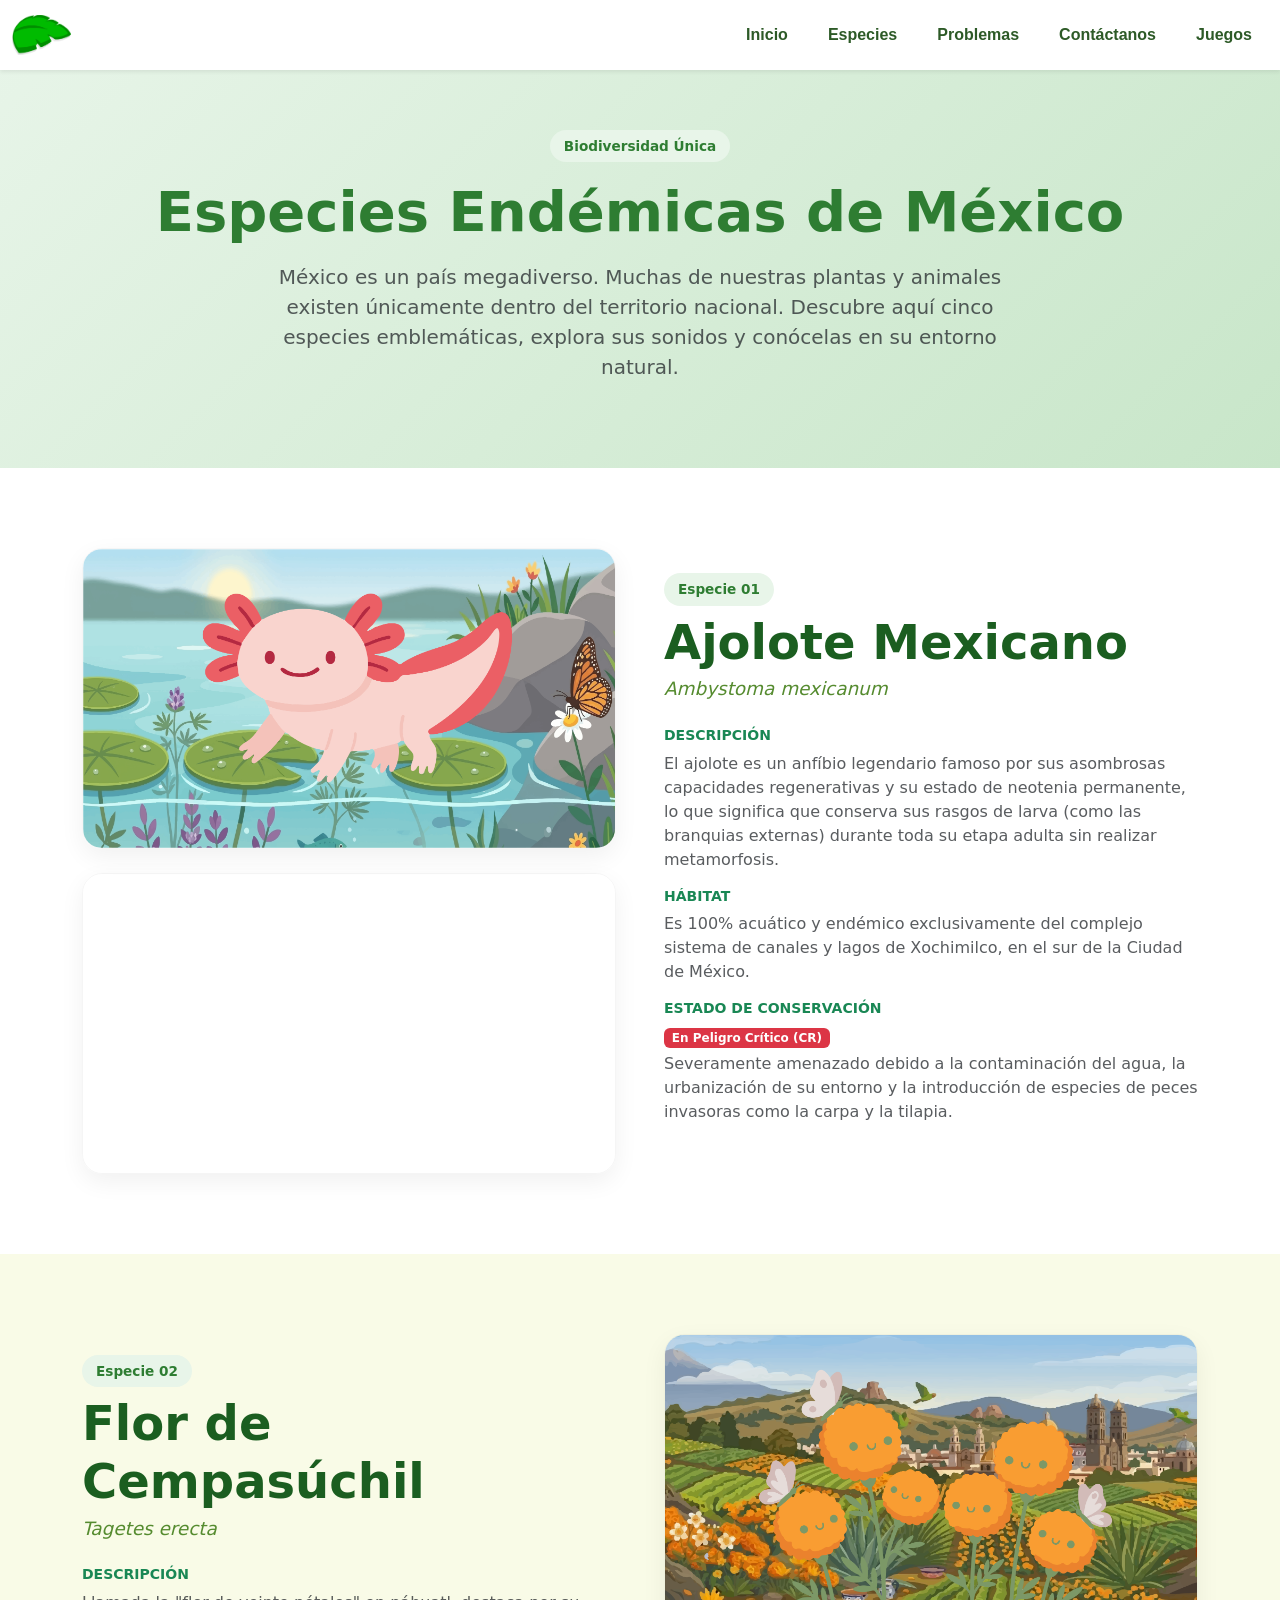
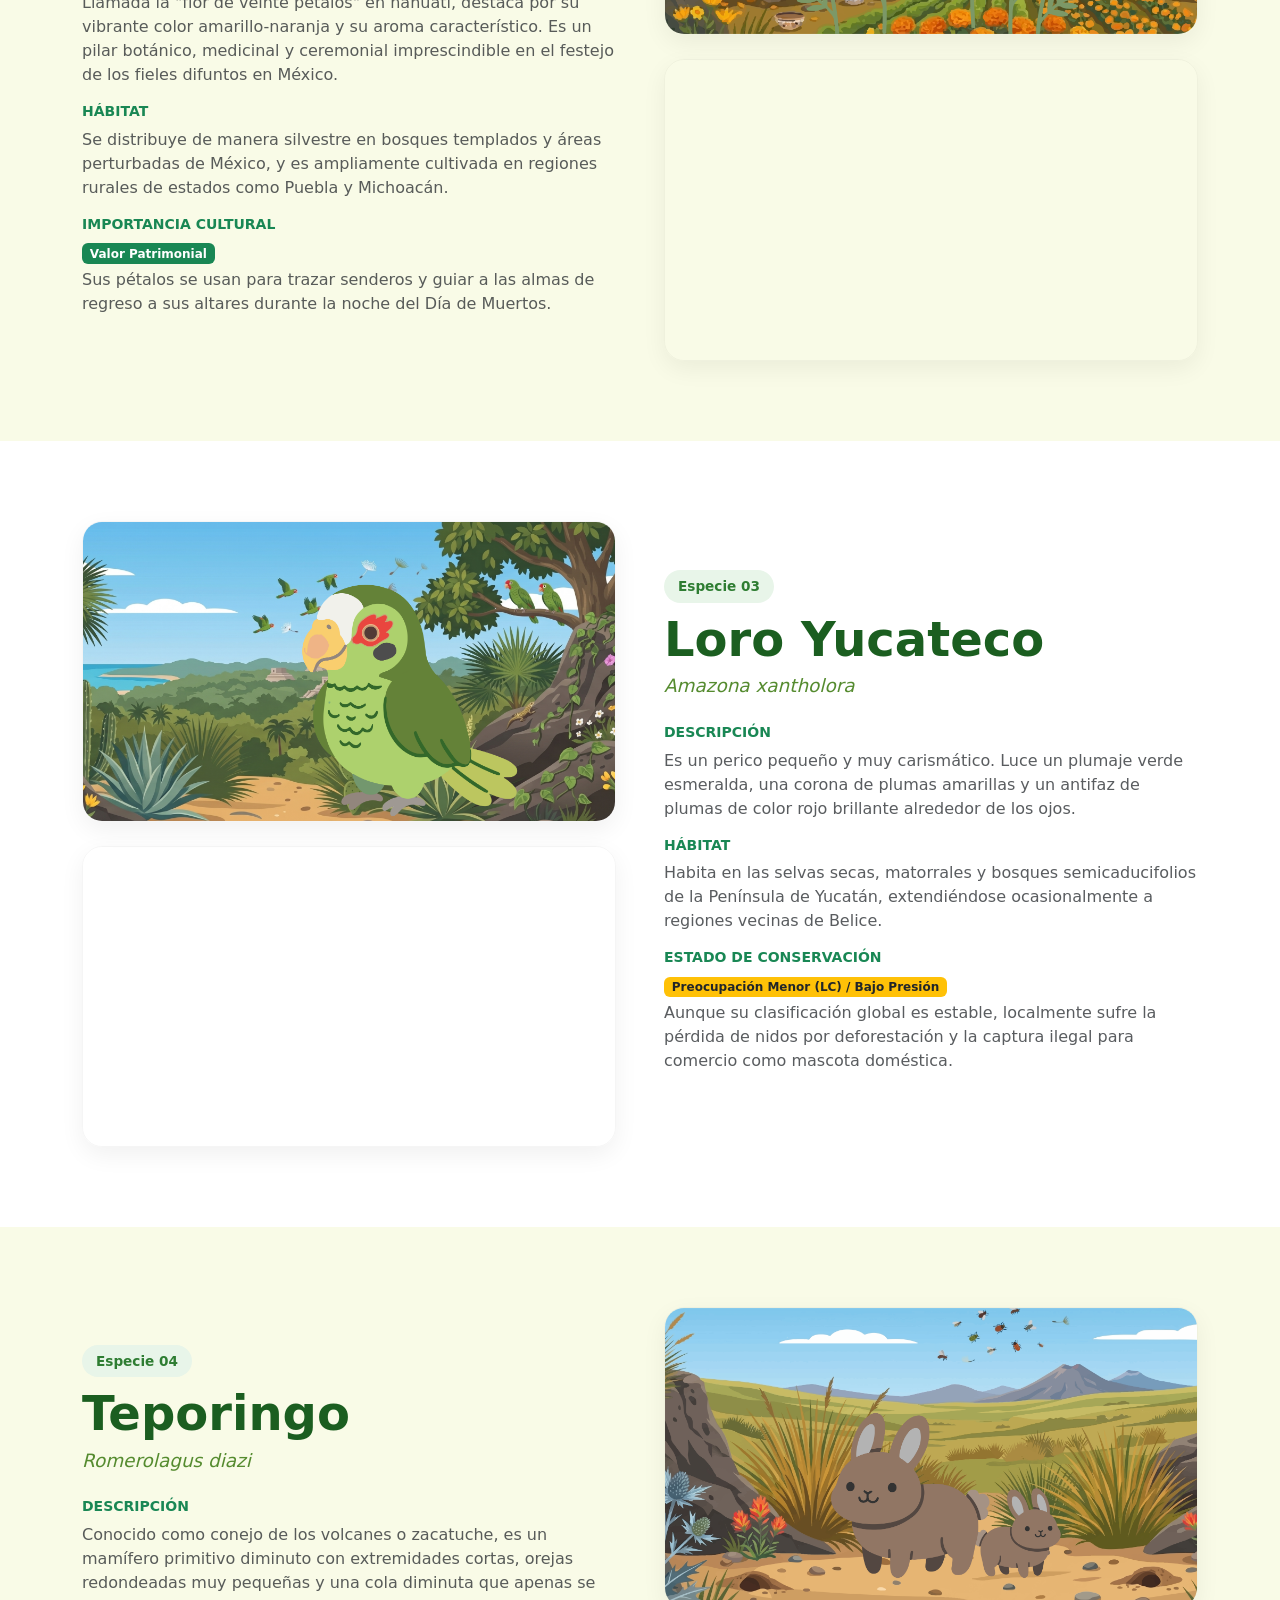
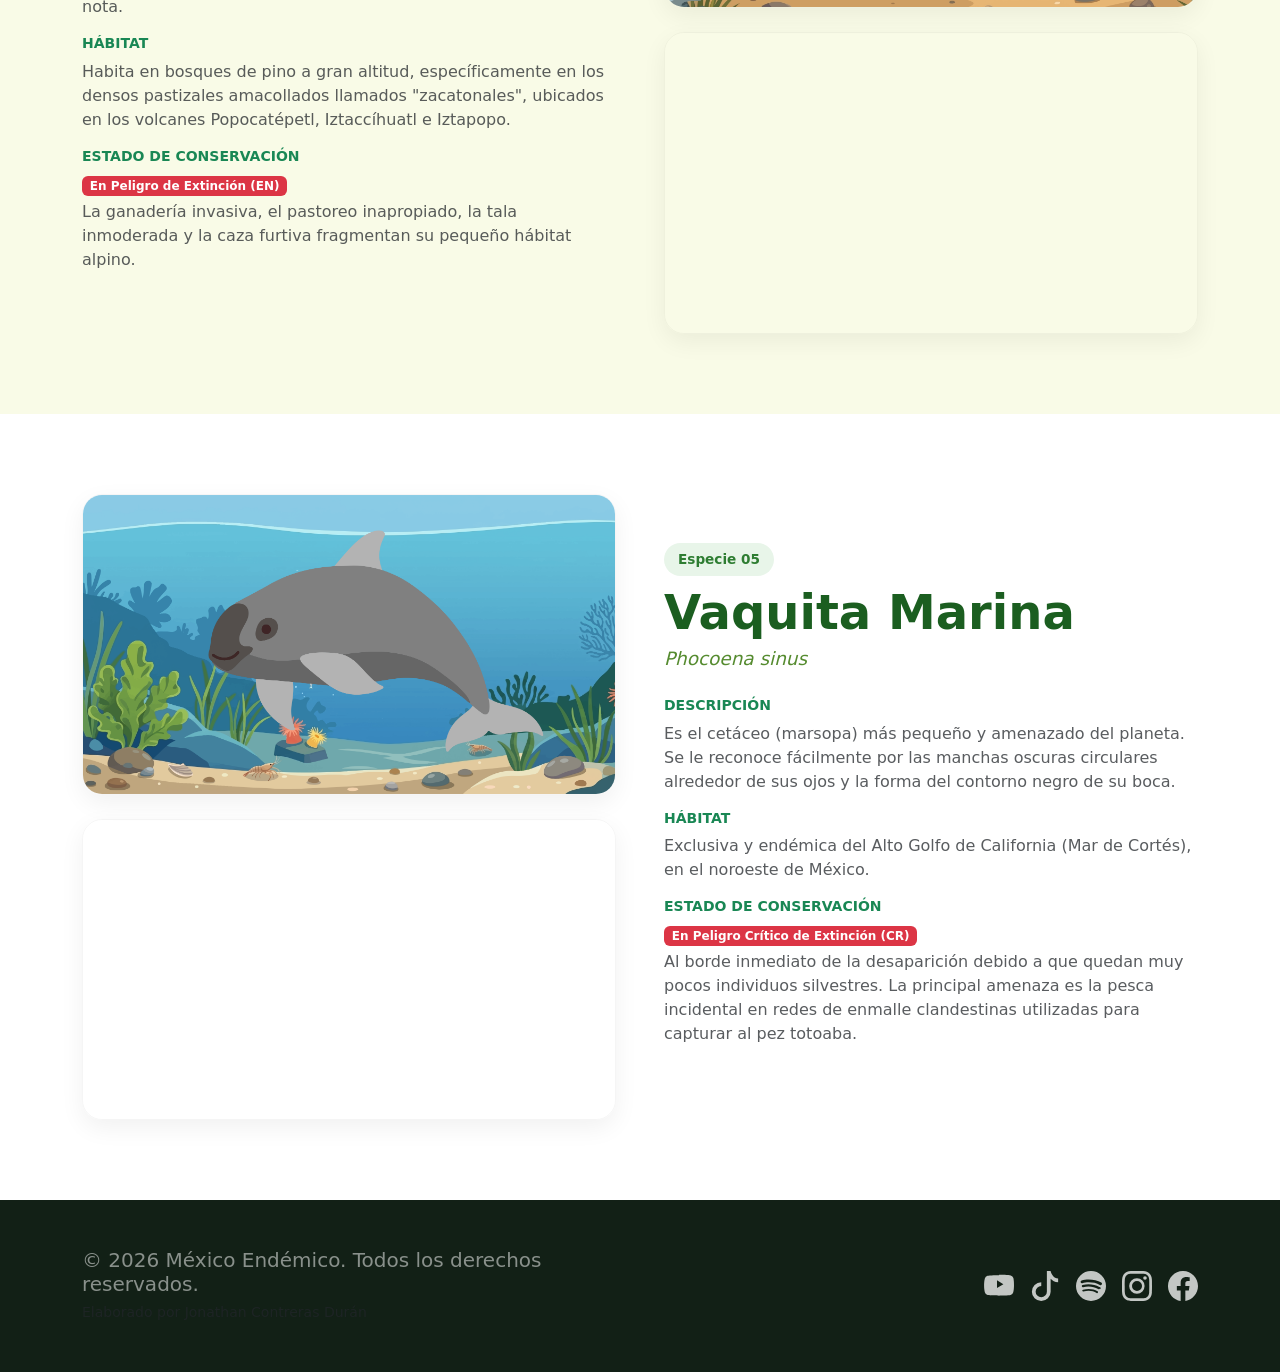
<file: especies.html>
<!doctype html>
<html lang="es">
  <head>
    <meta charset="utf-8">
    <meta name="viewport" content="width=device-width, initial-scale=1">
    <title>Especies Endémicas de México - México Endémico</title>
    <meta name="description" content="Descubre las especies endémicas más emblemáticas de México, su hábitat, estado de conservación y escucha sus sonidos característicos.">
    <link href="https://cdn.jsdelivr.net/npm/bootstrap@5.3.8/dist/css/bootstrap.min.css" rel="stylesheet" integrity="sha384-sRIl4kxILFvY47J16cr9ZwB07vP4J8+LH7qKQnuqkuIAvNWLzeN8tE5YBujZqJLB" crossorigin="anonymous">
    <!-- animate.css -->
    <link rel="stylesheet" href="https://cdnjs.cloudflare.com/ajax/libs/animate.css/4.1.1/animate.min.css"/>
    <link rel="stylesheet" href="styles.css" />
  </head>
  <body>
      <header>
          <nav class="navbar navbar-expand-md navbar-light bg-white fixed-top shadow-sm py-2">
              <div class="container-fluid max-width-container">
                  <!-- logo -->
                  <a class="navbar-brand py-0" href="index.html">
                      <img src="img/icono%20inicio.png" alt="Inicio - México Endémico" style="height: 40px; width: auto;">
                  </a>
                  
                  <!-- botón hamburguesa (móvil) -->
                  <button class="navbar-toggler border-0" type="button" data-bs-toggle="collapse" data-bs-target="#mainNavbar" aria-controls="mainNavbar" aria-expanded="false" aria-label="Cambiar navegación">
                      <span class="navbar-toggler-icon"></span>
                  </button>
                  
                  <!-- links del nav -->
                  <div class="collapse navbar-collapse" id="mainNavbar">
                      <ul class="navbar-nav ms-auto align-items-center gap-2 mt-2 mt-md-0">
                          <li class="nav-item">
                              <a class="nav-link px-3 fw-bold" href="index.html">Inicio</a>
                          </li>
                          <li class="nav-item">
                              <a class="nav-link px-3 fw-bold" href="especies.html">Especies</a>
                          </li>
                          <li class="nav-item">
                              <a class="nav-link px-3 fw-bold" href="problemas.html">Problemas</a>
                          </li>
                          <li class="nav-item">
                              <a class="nav-link px-3 fw-bold" href="contacto.html">Contáctanos</a>
                          </li>
                          <li class="nav-item">
                              <a class="nav-link px-3 fw-bold" href="juegos.html">Juegos</a>
                          </li>
                      </ul>
                  </div>
              </div>
          </nav>
      </header>

      <main>
          <!-- hero -->
          <section class="species-hero text-center text-dark">
              <div class="container">
                  <span class="species-badge mb-3">Biodiversidad Única</span>
                  <h1 class="display-4 fw-bold title-text mb-3">Especies Endémicas de México</h1>
                  <p class="lead text-muted mx-auto" style="max-width: 750px;">
                      México es un país megadiverso. Muchas de nuestras plantas y animales existen únicamente dentro del territorio nacional. Descubre aquí cinco especies emblemáticas, explora sus sonidos y conócelas en su entorno natural.
                  </p>
              </div>
          </section>

          <!-- ajolote -->
          <section id="ajolote" class="species-section species-section-odd">
              <div class="container">
                  <div class="row g-5 align-items-center">
                      <!-- Columna Multimedia -->
                      <div class="col-md-6">
                          <div class="media-card mb-4">
                              <img src="img/ajolotec.png" alt="Ajolote Mexicano" class="w-100 rounded-4" style="object-fit: cover; max-height: 320px;">
                          </div>
                          <div class="media-card">
                              <div class="ratio ratio-16x9">
                                  <iframe
                                      src="https://www.youtube.com/embed/grIVETx7l5s"
                                      title="Video Ajolote Mexicano"
                                      frameborder="0"
                                      allow="accelerometer; autoplay; clipboard-write; encrypted-media; gyroscope; picture-in-picture"
                                      allowfullscreen
                                      class="rounded-3">
                                  </iframe>
                              </div>
                          </div>
                      </div>
                      <!-- Columna de Información -->
                      <div class="col-md-6">
                          <div class="mb-4">
                              <span class="species-badge mb-2">Especie 01</span>
                              <h2 class="species-title display-5 mb-1">Ajolote Mexicano</h2>
                              <p class="species-scientific">Ambystoma mexicanum</p>
                          </div>
                          <div class="mb-4">
                              <h5 class="fw-bold text-success small text-uppercase">Descripción</h5>
                              <p class="text-muted text-justify">
                                  El ajolote es un anfíbio legendario famoso por sus asombrosas capacidades regenerativas y su estado de neotenia permanente, lo que significa que conserva sus rasgos de larva (como las branquias externas) durante toda su etapa adulta sin realizar metamorfosis.
                              </p>
                              <h5 class="fw-bold text-success small text-uppercase">Hábitat</h5>
                              <p class="text-muted text-justify">
                                  Es 100% acuático y endémico exclusivamente del complejo sistema de canales y lagos de Xochimilco, en el sur de la Ciudad de México.
                              </p>
                              <h5 class="fw-bold text-success small text-uppercase">Estado de Conservación</h5>
                              <p class="text-muted">
                                  <span class="badge bg-danger mb-1">En Peligro Crítico (CR)</span><br>
                                  Severamente amenazado debido a la contaminación del agua, la urbanización de su entorno y la introducción de especies de peces invasoras como la carpa y la tilapia.
                              </p>
                          </div>

                      </div>
                  </div>
              </div>
          </section>

          <!-- cempasúchil -->
          <section id="cempasuchil" class="species-section species-section-even">
              <div class="container">
                  <div class="row g-5 align-items-center">
                      <!-- Columna de Información -->
                      <div class="col-md-6 order-2 order-md-1">
                          <div class="mb-4">
                              <span class="species-badge mb-2">Especie 02</span>
                              <h2 class="species-title display-5 mb-1">Flor de Cempasúchil</h2>
                              <p class="species-scientific">Tagetes erecta</p>
                          </div>
                          <div class="mb-4">
                              <h5 class="fw-bold text-success small text-uppercase">Descripción</h5>
                              <p class="text-muted text-justify">
                                  Llamada la "flor de veinte pétalos" en náhuatl, destaca por su vibrante color amarillo-naranja y su aroma característico. Es un pilar botánico, medicinal y ceremonial imprescindible en el festejo de los fieles difuntos en México.
                              </p>
                              <h5 class="fw-bold text-success small text-uppercase">Hábitat</h5>
                              <p class="text-muted text-justify">
                                  Se distribuye de manera silvestre en bosques templados y áreas perturbadas de México, y es ampliamente cultivada en regiones rurales de estados como Puebla y Michoacán.
                              </p>
                              <h5 class="fw-bold text-success small text-uppercase">Importancia Cultural</h5>
                              <p class="text-muted">
                                  <span class="badge bg-success mb-1">Valor Patrimonial</span><br>
                                  Sus pétalos se usan para trazar senderos y guiar a las almas de regreso a sus altares durante la noche del Día de Muertos.
                              </p>
                          </div>

                      </div>
                      <!-- Columna Multimedia -->
                      <div class="col-md-6 order-1 order-md-2">
                          <div class="media-card mb-4">
                              <img src="img/flor.png" alt="Flor de Cempasúchil" class="w-100 rounded-4" style="object-fit: cover; max-height: 320px;">
                          </div>
                          <div class="media-card">
                              <div class="ratio ratio-16x9">
                                  <iframe
                                      src="https://www.youtube.com/embed/SWRDfAqUF6w"
                                      title="Video Flor de Cempasúchil"
                                      frameborder="0"
                                      allow="accelerometer; autoplay; clipboard-write; encrypted-media; gyroscope; picture-in-picture"
                                      allowfullscreen
                                      class="rounded-3">
                                  </iframe>
                              </div>
                          </div>
                      </div>
                  </div>
              </div>
          </section>

          <!-- loro yucateco -->
          <section id="loro" class="species-section species-section-odd">
              <div class="container">
                  <div class="row g-5 align-items-center">
                      <!-- Columna Multimedia -->
                      <div class="col-md-6">
                          <div class="media-card mb-4">
                              <img src="img/loro.png" alt="Loro Yucateco" class="w-100 rounded-4" style="object-fit: cover; max-height: 320px;">
                          </div>
                          <div class="media-card">
                              <div class="ratio ratio-16x9">
                                  <iframe
                                      src="https://www.youtube.com/embed/XhIse7HcSCA"
                                      title="Video Loro Yucateco"
                                      frameborder="0"
                                      allow="accelerometer; autoplay; clipboard-write; encrypted-media; gyroscope; picture-in-picture"
                                      allowfullscreen
                                      class="rounded-3">
                                  </iframe>
                              </div>
                          </div>
                      </div>
                      <!-- Columna de Información -->
                      <div class="col-md-6">
                          <div class="mb-4">
                              <span class="species-badge mb-2">Especie 03</span>
                              <h2 class="species-title display-5 mb-1">Loro Yucateco</h2>
                              <p class="species-scientific">Amazona xantholora</p>
                          </div>
                          <div class="mb-4">
                              <h5 class="fw-bold text-success small text-uppercase">Descripción</h5>
                              <p class="text-muted text-justify">
                                  Es un perico pequeño y muy carismático. Luce un plumaje verde esmeralda, una corona de plumas amarillas y un antifaz de plumas de color rojo brillante alrededor de los ojos.
                              </p>
                              <h5 class="fw-bold text-success small text-uppercase">Hábitat</h5>
                              <p class="text-muted text-justify">
                                  Habita en las selvas secas, matorrales y bosques semicaducifolios de la Península de Yucatán, extendiéndose ocasionalmente a regiones vecinas de Belice.
                              </p>
                              <h5 class="fw-bold text-success small text-uppercase">Estado de Conservación</h5>
                              <p class="text-muted">
                                  <span class="badge bg-warning text-dark mb-1">Preocupación Menor (LC) / Bajo Presión</span><br>
                                  Aunque su clasificación global es estable, localmente sufre la pérdida de nidos por deforestación y la captura ilegal para comercio como mascota doméstica.
                              </p>
                          </div>

                      </div>
                  </div>
              </div>
          </section>

          <!-- teporingo -->
          <section id="teporingo" class="species-section species-section-even">
              <div class="container">
                  <div class="row g-5 align-items-center">
                      <!-- Columna de Información -->
                      <div class="col-md-6 order-2 order-md-1">
                          <div class="mb-4">
                              <span class="species-badge mb-2">Especie 04</span>
                              <h2 class="species-title display-5 mb-1">Teporingo</h2>
                              <p class="species-scientific">Romerolagus diazi</p>
                          </div>
                          <div class="mb-4">
                              <h5 class="fw-bold text-success small text-uppercase">Descripción</h5>
                              <p class="text-muted text-justify">
                                  Conocido como conejo de los volcanes o zacatuche, es un mamífero primitivo diminuto con extremidades cortas, orejas redondeadas muy pequeñas y una cola diminuta que apenas se nota.
                              </p>
                              <h5 class="fw-bold text-success small text-uppercase">Hábitat</h5>
                              <p class="text-muted text-justify">
                                  Habita en bosques de pino a gran altitud, específicamente en los densos pastizales amacollados llamados "zacatonales", ubicados en los volcanes Popocatépetl, Iztaccíhuatl e Iztapopo.
                              </p>
                              <h5 class="fw-bold text-success small text-uppercase">Estado de Conservación</h5>
                              <p class="text-muted">
                                  <span class="badge bg-danger mb-1">En Peligro de Extinción (EN)</span><br>
                                  La ganadería invasiva, el pastoreo inapropiado, la tala inmoderada y la caza furtiva fragmentan su pequeño hábitat alpino.
                              </p>
                          </div>

                      </div>
                      <!-- Columna Multimedia -->
                      <div class="col-md-6 order-1 order-md-2">
                          <div class="media-card mb-4">
                              <img src="img/teporingo.png" alt="Teporingo" class="w-100 rounded-4" style="object-fit: cover; max-height: 320px;">
                          </div>
                          <div class="media-card">
                              <div class="ratio ratio-16x9">
                                  <iframe
                                      src="https://www.youtube.com/embed/lpOgjf8XhRM"
                                      title="Video Teporingo"
                                      frameborder="0"
                                      allow="accelerometer; autoplay; clipboard-write; encrypted-media; gyroscope; picture-in-picture"
                                      allowfullscreen
                                      class="rounded-3">
                                  </iframe>
                              </div>
                          </div>
                      </div>
                  </div>
              </div>
          </section>

          <!-- vaquita marina -->
          <section id="vaquita" class="species-section species-section-odd">
              <div class="container">
                  <div class="row g-5 align-items-center">
                      <!-- Columna Multimedia -->
                      <div class="col-md-6">
                          <div class="media-card mb-4">
                              <img src="img/vaca.png" alt="Vaquita Marina" class="w-100 rounded-4" style="object-fit: cover; max-height: 320px;">
                          </div>
                          <div class="media-card">
                              <div class="ratio ratio-16x9">
                                  <iframe
                                      src="https://www.youtube.com/embed/4X4-cMtGltw"
                                      title="Video Vaquita Marina"
                                      frameborder="0"
                                      allow="accelerometer; autoplay; clipboard-write; encrypted-media; gyroscope; picture-in-picture"
                                      allowfullscreen
                                      class="rounded-3">
                                  </iframe>
                              </div>
                          </div>
                      </div>
                      <!-- Columna de Información -->
                      <div class="col-md-6">
                          <div class="mb-4">
                              <span class="species-badge mb-2">Especie 05</span>
                              <h2 class="species-title display-5 mb-1">Vaquita Marina</h2>
                              <p class="species-scientific">Phocoena sinus</p>
                          </div>
                          <div class="mb-4">
                              <h5 class="fw-bold text-success small text-uppercase">Descripción</h5>
                              <p class="text-muted text-justify">
                                  Es el cetáceo (marsopa) más pequeño y amenazado del planeta. Se le reconoce fácilmente por las manchas oscuras circulares alrededor de sus ojos y la forma del contorno negro de su boca.
                              </p>
                              <h5 class="fw-bold text-success small text-uppercase">Hábitat</h5>
                              <p class="text-muted text-justify">
                                  Exclusiva y endémica del Alto Golfo de California (Mar de Cortés), en el noroeste de México.
                              </p>
                              <h5 class="fw-bold text-success small text-uppercase">Estado de Conservación</h5>
                              <p class="text-muted">
                                  <span class="badge bg-danger mb-1">En Peligro Crítico de Extinción (CR)</span><br>
                                  Al borde inmediato de la desaparición debido a que quedan muy pocos individuos silvestres. La principal amenaza es la pesca incidental en redes de enmalle clandestinas utilizadas para capturar al pez totoaba.
                              </p>
                          </div>

                      </div>
                  </div>
              </div>
          </section>
      </main>
      <!-- footer -->
      <footer style="background-color: #122016;" class="text-white py-5">
          <div class="container">
              <div class="row align-items-center">
                  <div class="col-md-6 text-center text-md-start mb-4 mb-md-0">
                      <h5 class="mb-1 text-white-50">© 2026 México Endémico. Todos los derechos reservados.</h5>
                      <small class="text-muted">Elaborado por Jonathan Contreras Durán</small>
                  </div>
                  <div class="col-md-6 text-center text-md-end">
                      <div class="d-flex justify-content-center justify-content-md-end gap-3 align-items-center">
                          <a href="https://www.youtube.com/@josemadero3136" target="_blank" aria-label="YouTube" class="text-white">
                              <svg xmlns="http://www.w3.org/2000/svg" width="30" height="30" fill="currentColor" class="footer-logo" viewBox="0 0 16 16">
                                  <path d="M8.051 1.999h.089c.822.003 4.987.033 6.11.335a2.01 2.01 0 0 1 1.415 1.42c.101.38.172.883.22 1.402l.01.104.022.26.008.104c.065.914.073 1.77.074 1.957v.075c-.001.194-.01 1.108-.104 1.981l-.014.134-.018.154-.014.114c-.074.505-.147.98-.251 1.347a2.007 2.007 0 0 1-1.415 1.419c-1.121.303-5.29.333-6.137.335h-.089c-.813-.003-4.937-.033-6.05-.335A2.007 2.007 0 0 1 .44 11.386c-.1-.366-.174-.841-.248-1.347l-.013-.114-.022-.178-.008-.114C.057 8.76.049 7.904.048 7.717v-.075c.001-.194.01-1.108.104-1.981l.014-.134.018-.154.014-.114C.27 4.793.342 4.318.448 3.95a2.007 2.007 0 0 1 1.415-1.419c1.114-.3 5.27-.33 6.118-.33zM6.93 4.99v4.02l3.41-2.01z"/>
                              </svg>
                          </a>
                          <a href="https://www.tiktok.com/@josemaderov" target="_blank" aria-label="TikTok" class="text-white">
                              <svg xmlns="http://www.w3.org/2000/svg" width="30" height="30" fill="currentColor" class="footer-logo" viewBox="0 0 16 16">
                                  <path d="M9 0h1.98c.144.715.54 1.617 1.235 2.512C12.895 3.389 13.797 4 15 4v2c-1.753 0-3.07-.814-4-1.829V11a5 5 0 1 1-5-5v2a3 3 0 1 0 3 3z"/>
                              </svg>
                          </a>
                          <a href="https://open.spotify.com/intl-es/artist/62nVRNDLaS8m1p31F6omGw" target="_blank" aria-label="Spotify" class="text-white">
                              <svg xmlns="http://www.w3.org/2000/svg" width="30" height="30" fill="currentColor" class="footer-logo" viewBox="0 0 16 16">
                                  <path d="M8 0a8 8 0 1 0 0 16A8 8 0 0 0 8 0m3.669 11.538a.5.5 0 0 1-.686.165c-1.879-1.147-4.243-1.407-7.028-.77a.5.5 0 0 1-.222-.976c3.055-.697 5.663-.396 7.768.89a.5.5 0 0 1 .168.691m.958-2.185a.6.6 0 0 1-.825.2c-2.15-1.321-5.428-1.704-7.965-.933a.6.6 0 0 1-.35-1.146c2.897-.877 6.514-.44 8.94 1.05a.6.6 0 0 1 .2 1.229m.079-2.338c-2.578-1.53-6.827-1.67-9.288-.923a.75.75 0 1 1-.437-1.436c2.837-.86 7.525-.692 10.513 1.082a.75.75 0 0 1-.788 1.277z"/>
                              </svg>
                          </a>
                          <a href="https://www.instagram.com/jose_madero" target="_blank" aria-label="Instagram" class="text-white">
                              <svg xmlns="http://www.w3.org/2000/svg" width="30" height="30" fill="currentColor" class="footer-logo" viewBox="0 0 16 16">
                                  <path d="M8 0C5.829 0 5.556.01 4.703.048 3.85.088 3.269.222 2.76.42a3.9 3.9 0 0 0-1.417.923A3.9 3.9 0 0 0 .42 2.76C.222 3.268.087 3.85.048 4.7.01 5.555 0 5.827 0 8.001c0 2.172.01 2.444.048 3.297.04.852.174 1.433.372 1.942.205.526.478.972.923 1.417.444.445.89.719 1.416.923.51.198 1.09.333 1.942.372C5.555 15.99 5.827 16 8 16s2.444-.01 3.298-.048c.851-.04 1.434-.174 1.943-.372a3.9 3.9 0 0 0 1.416-.923c.445-.445.718-.891.923-1.417.197-.509.332-1.09.372-1.942C15.99 10.445 16 10.173 16 8s-.01-2.445-.048-3.299c-.04-.851-.175-1.433-.372-1.941a3.9 3.9 0 0 0-.923-1.417A3.9 3.9 0 0 0 13.24.42c-.51-.198-1.092-.333-1.943-.372C10.443.01 10.172 0 7.998 0zm-.717 1.442h.718c2.136 0 2.389.007 3.232.046.78.035 1.204.166 1.486.275.373.145.64.319.92.599.28.28.453.546.598.92.11.281.24.705.275 1.485.039.843.047 1.096.047 3.231s-.008 2.389-.047 3.232c-.035.78-.166 1.203-.275 1.485a2.5 2.5 0 0 1-.599.919c-.28.28-.546.453-.92.598-.28.11-.704.24-1.485.276-.843.038-1.096.047-3.232.047s-2.39-.009-3.233-.047c-.78-.036-1.203-.166-1.485-.276a2.5 2.5 0 0 1-.92-.598 2.5 2.5 0 0 1-.6-.92c-.109-.281-.24-.705-.275-1.485-.038-.843-.046-1.096-.046-3.233s.008-2.388.046-3.231c.036-.78.166-1.204.276-1.486.145-.373.319-.64.599-.92.28-.28.546-.453.92-.598.282-.11.705-.24 1.485-.276.738-.034 1.024-.044 2.515-.045zm4.988 1.328a.96.96 0 1 0 0 1.92.96.96 0 0 0 0-1.92m-4.27 1.122a4.109 4.109 0 1 0 0 8.217 4.109 4.109 0 0 0 0-8.217m0 1.441a2.667 2.667 0 1 1 0 5.334 2.667 2.667 0 0 1 0-5.334"/>
                              </svg>
                          </a>
                          <a href="https://www.facebook.com/maderovizcainojose" target="_blank" aria-label="Facebook" class="text-white">
                              <svg xmlns="http://www.w3.org/2000/svg" width="30" height="30" fill="currentColor" class="footer-logo" viewBox="0 0 16 16">
                                  <path d="M16 8.049c0-4.446-3.582-8.05-8-8.05C3.58 0-.002 3.603-.002 8.05c0 4.017 2.926 7.347 6.75 7.951v-5.625h-2.03V8.05H6.75V6.275c0-2.017 1.195-3.131 3.022-3.131.876 0 1.791.157 1.791.157v1.98h-1.009c-.993 0-1.303.621-1.303 1.258v1.51h2.218l-.354 2.326H9.25V16c3.824-.604 6.75-3.934 6.75-7.951"/>
                              </svg>
                          </a>
                      </div>
                  </div>
              </div>
          </div>
      </footer>      <script src="https://cdn.jsdelivr.net/npm/bootstrap@5.3.8/dist/js/bootstrap.bundle.min.js" integrity="sha384-FKyoEForCGlyvwx9Hj09JcYn3nv7wiPVlz7YYwJrWVcXK/BmnVDxM+D2scQbITxI" crossorigin="anonymous"></script>
      <script>
          // play/pause del audio con cambio de ícono
          function toggleAudio(audioId, btn) {
              var audio = document.getElementById(audioId);
              var isPlaying = btn.classList.contains('playing');
              
              // parar los demás audios
              document.querySelectorAll('audio').forEach(function(a) {
                  if (a.id !== audioId) {
                      a.pause();
                      var otherBtn = a.parentElement.querySelector('.audio-play-btn');
                      if (otherBtn) {
                          otherBtn.classList.remove('playing');
                          otherBtn.innerHTML = '<svg xmlns="http://www.w3.org/2000/svg" width="20" height="20" fill="currentColor" class="bi bi-play-fill" viewBox="0 0 16 16"><path d="m11.596 8.697-6.363 3.692c-.54.313-1.233-.066-1.233-.697V4.308c0-.63.692-1.01 1.233-.696l6.363 3.692a.802.802 0 0 1 0 1.393z"/></svg>';
                      }
                  }
              });

              if (!isPlaying) {
                  btn.classList.add('playing');
                  // ícono pausa
                  btn.innerHTML = '<svg xmlns="http://www.w3.org/2000/svg" width="20" height="20" fill="currentColor" class="bi bi-pause-fill" viewBox="0 0 16 16"><path d="M5.5 3.5A1.5 1.5 0 0 1 7 5v6a1.5 1.5 0 0 1-3 0V5a1.5 1.5 0 0 1 1.5-1.5zm5 0A1.5 1.5 0 0 1 12 5v6a1.5 1.5 0 0 1-3 0V5a1.5 1.5 0 0 1 1.5-1.5z"/></svg>';
                  try {
                      audio.play();
                  } catch (e) {
                      // por si no existe el archivo
                      console.log("Simulación de audio iniciada para: " + audioId);
                  }
              } else {
                  btn.classList.remove('playing');
                  // ícono play
                  btn.innerHTML = '<svg xmlns="http://www.w3.org/2000/svg" width="20" height="20" fill="currentColor" class="bi bi-play-fill" viewBox="0 0 16 16"><path d="m11.596 8.697-6.363 3.692c-.54.313-1.233-.066-1.233-.697V4.308c0-.63.692-1.01 1.233-.696l6.363 3.692a.802.802 0 0 1 0 1.393z"/></svg>';
                  try {
                      audio.pause();
                  } catch (e) {
                      console.log("Simulación de audio pausada para: " + audioId);
                  }
              }
          }

          // actualizar barra de progreso
          document.querySelectorAll('audio').forEach(function(audio) {
              audio.addEventListener('timeupdate', function() {
                  var slider = audio.parentElement.querySelector('.audio-slider');
                  var timeDisplay = audio.parentElement.querySelector('.audio-time');
                  if (slider && audio.duration) {
                      var percentage = (audio.currentTime / audio.duration) * 100;
                      slider.value = percentage;
                      
                      // formato mm:ss
                      var currentMin = Math.floor(audio.currentTime / 60);
                      var currentSec = Math.floor(audio.currentTime % 60);
                      if (currentSec < 10) currentSec = '0' + currentSec;
                      
                      var totalMin = Math.floor(audio.duration / 60);
                      var totalSec = Math.floor(audio.duration % 60);
                      if (totalSec < 10) totalSec = '0' + totalSec;
                      
                      timeDisplay.textContent = currentMin + ':' + currentSec;
                  }
              });

              // mover el slider manualmente
              var slider = audio.parentElement.querySelector('.audio-slider');
              if (slider) {
                  slider.addEventListener('input', function() {
                      if (audio.duration) {
                          var newTime = (slider.value / 100) * audio.duration;
                          audio.currentTime = newTime;
                      }
                  });
              }
          });
      </script>
  </body>
</html>
</file>
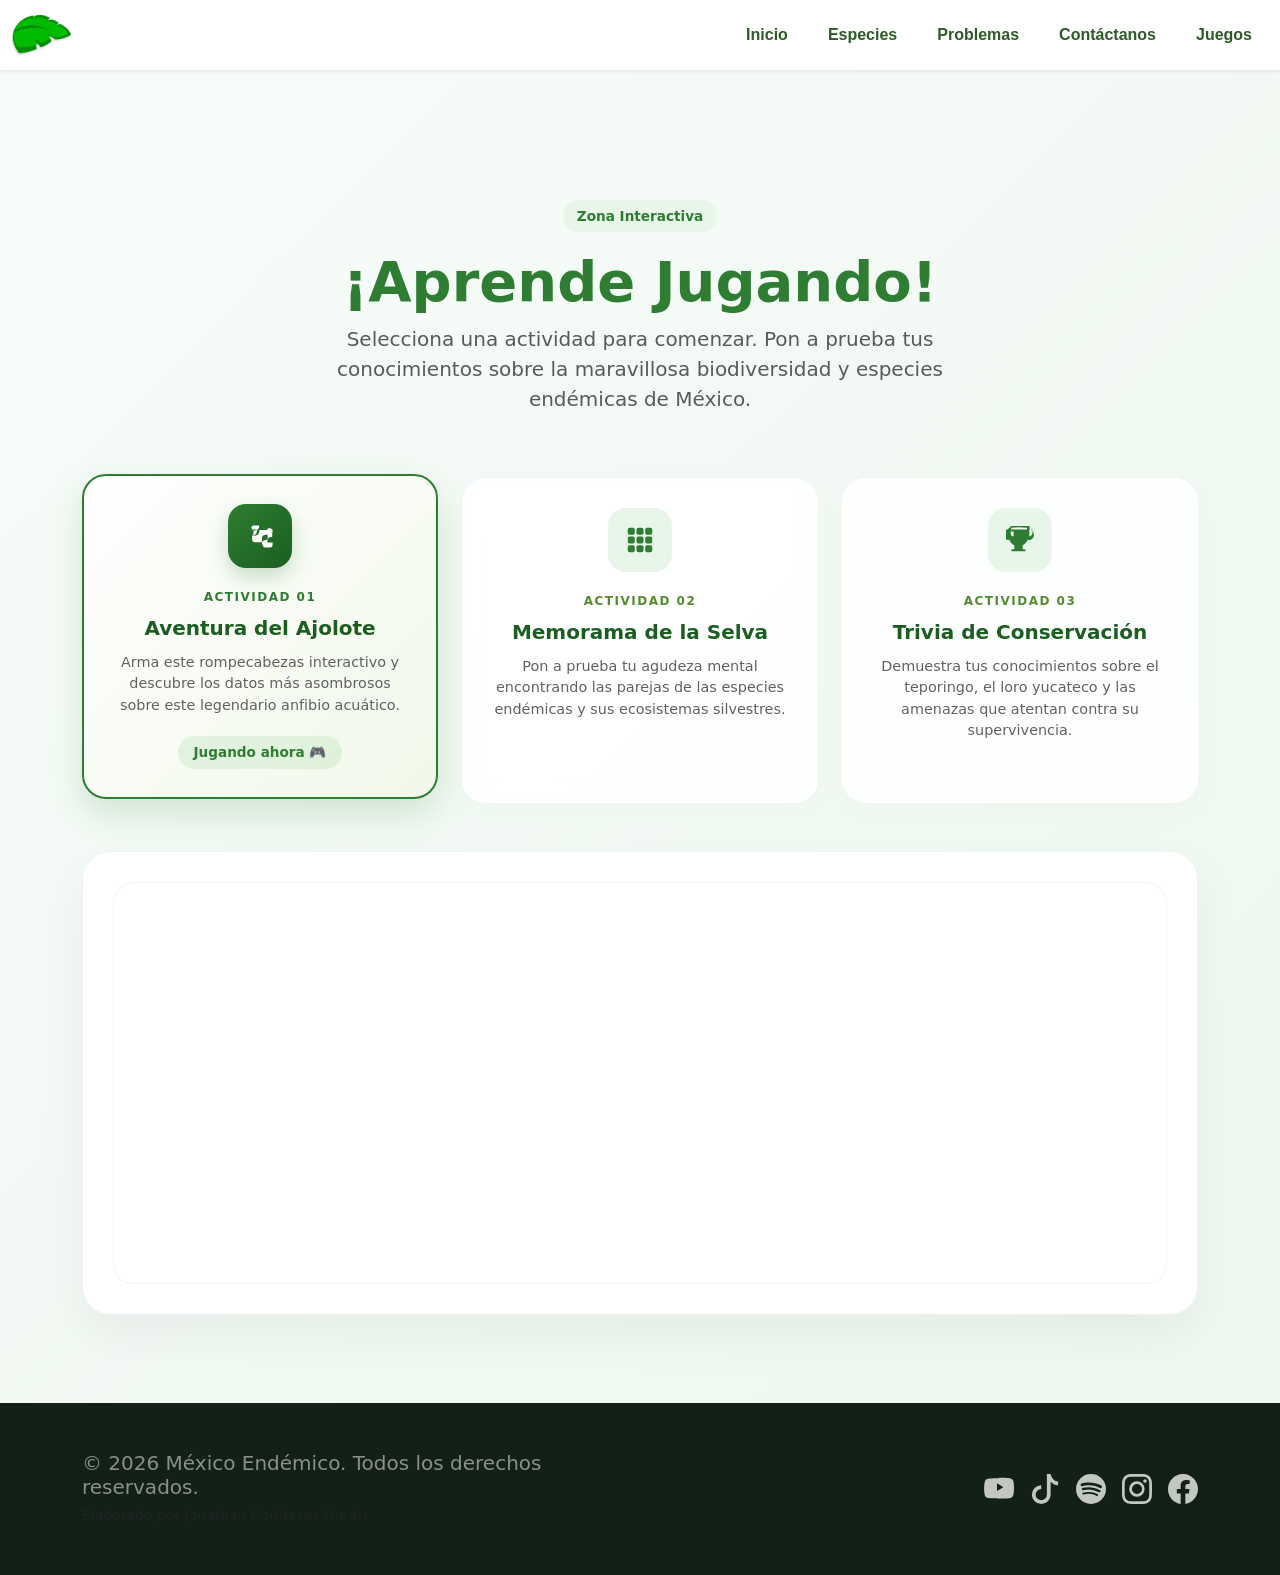
<file: juegos.html>
<!doctype html>
<html lang="es">
  <head>
    <meta charset="utf-8">
    <meta name="viewport" content="width=device-width, initial-scale=1">
    <title>¡Aprende Jugando! - México Endémico</title>
    <meta name="description" content="Diviértete y aprende sobre las especies endémicas más emblemáticas de México a través de juegos interactivos y divertidos de Genially.">
    <link href="https://cdn.jsdelivr.net/npm/bootstrap@5.3.8/dist/css/bootstrap.min.css" rel="stylesheet" integrity="sha384-sRIl4kxILFvY47J16cr9ZwB07vP4J8+LH7qKQnuqkuIAvNWLzeN8tE5YBujZqJLB" crossorigin="anonymous">
    <!-- Animate.css v4 CDN para efectos dinámicos -->
    <link rel="stylesheet" href="https://cdnjs.cloudflare.com/ajax/libs/animate.css/4.1.1/animate.min.css"/>
    <link rel="stylesheet" href="styles.css" />
  </head>
  <body>
      <!-- Cabecera Fija Consistente con el Sitio -->
      <header>
          <nav class="navbar navbar-expand-md navbar-light bg-white fixed-top shadow-sm py-2">
              <div class="container-fluid max-width-container">
                  <!-- Logo -->
                  <a class="navbar-brand py-0" href="index.html">
                      <img src="img/icono%20inicio.png" alt="Inicio - México Endémico" style="height: 40px; width: auto;">
                  </a>
                  
                  <!-- Hamburguesa responsiva para móviles -->
                  <button class="navbar-toggler border-0" type="button" data-bs-toggle="collapse" data-bs-target="#mainNavbar" aria-controls="mainNavbar" aria-expanded="false" aria-label="Cambiar navegación">
                      <span class="navbar-toggler-icon"></span>
                  </button>
                  
                  <!-- Enlaces del menú colapsables -->
                  <div class="collapse navbar-collapse" id="mainNavbar">
                      <ul class="navbar-nav ms-auto align-items-center gap-2 mt-2 mt-md-0">
                          <li class="nav-item">
                              <a class="nav-link px-3 fw-bold" href="index.html">Inicio</a>
                          </li>
                          <li class="nav-item">
                              <a class="nav-link px-3 fw-bold" href="especies.html">Especies</a>
                          </li>
                          <li class="nav-item">
                              <a class="nav-link px-3 fw-bold" href="problemas.html">Problemas</a>
                          </li>
                          <li class="nav-item">
                              <a class="nav-link px-3 fw-bold" href="contacto.html">Contáctanos</a>
                          </li>
                          <li class="nav-item">
                              <a class="nav-link px-3 fw-bold" href="juegos.html">Juegos</a>
                          </li>
                      </ul>
                  </div>
              </div>
          </nav>
      </header>

      <!-- Envoltorio Principal de la Sección de Juegos -->
      <main class="games-page-wrapper">
          <!-- Sección Hero de Bienvenida -->
          <section class="games-hero text-center py-5">
              <div class="container mt-5 pt-4">
                  <span class="species-badge mb-3">Zona Interactiva</span>
                  <h1 class="display-4 fw-bold title-text mb-2">¡Aprende Jugando!</h1>
                  <p class="lead text-muted mx-auto" style="max-width: 650px;">
                      Selecciona una actividad para comenzar. Pon a prueba tus conocimientos sobre la maravillosa biodiversidad y especies endémicas de México.
                  </p>
              </div>
          </section>

          <!-- Sección de Tarjetas Selectoras e Incrustaciones -->
          <section class="games-selector-section pb-5">
              <div class="container">
                  <!-- Rejilla de 3 Tarjetas Interactivas -->
                  <div class="row g-4 justify-content-center mb-5">
                      <!-- Tarjeta Actividad 1 -->
                      <div class="col-lg-4 col-md-6 col-sm-12">
                          <div class="game-card active" onclick="switchGame(0)" role="button" tabindex="0" aria-label="Jugar Aventura del Ajolote">
                              <div class="game-card-icon-container">
                                  <svg xmlns="http://www.w3.org/2000/svg" width="28" height="28" fill="currentColor" class="bi bi-puzzle-fill" viewBox="0 0 16 16">
                                      <path d="M3.112 3.645A1.5 1.5 0 0 1 4.605 2H7a.5.5 0 0 1 .5.5v.382c0 .696-.497 1.182-1.06 1.485-.557.3-1.21.45-1.7.45a.5.5 0 0 0-.5.5v2a.5.5 0 0 0 .5.5c.49 0 1.143-.15 1.7-.45.563-.303 1.06-.789 1.06-1.485V5a.5.5 0 0 1 .5-.5h3.937A1.5 1.5 0 0 1 15 6.002V8a.5.5 0 0 1-.5.5h-.382c-.696 0-1.182.497-1.485 1.06-.3.557-.45 1.21-.45 1.7a.5.5 0 0 0 .5.5h2a.5.5 0 0 0 .5-.5V13a1.5 1.5 0 0 1-1.5 1.5h-3.063A1.5 1.5 0 0 1 9.605 13a.5.5 0 0 1-.5-.5v-.382c0-.696.497-1.182 1.06-1.485.557-.3 1.21-.45 1.7-.45a.5.5 0 0 0 .5-.5v-2a.5.5 0 0 0-.5-.5c-.49 0-1.143.15-1.7.45-.563.303-1.06.789-1.06 1.485V11a.5.5 0 0 1-.5.5H5.063A1.5 1.5 0 0 1 3.5 10.063V8a.5.5 0 0 1 .5-.5h.382c.696 0 1.182-.497 1.485-1.06.3-.557.45-1.21.45-1.7a.5.5 0 0 0-.5-.5h-2a.5.5 0 0 0-.5.5v-1c0-.22.083-.43.232-.596z"/>
                                  </svg>
                              </div>
                              <div class="game-card-badge">Actividad 01</div>
                              <h3 class="game-card-title">Aventura del Ajolote</h3>
                              <p class="game-card-desc">Arma este rompecabezas interactivo y descubre los datos más asombrosos sobre este legendario anfibio acuático.</p>
                              <div class="game-card-status">Jugando ahora 🎮</div>
                          </div>
                      </div>

                      <!-- Tarjeta Actividad 2 -->
                      <div class="col-lg-4 col-md-6 col-sm-12">
                          <div class="game-card" onclick="switchGame(1)" role="button" tabindex="0" aria-label="Jugar Memorama de la Selva">
                              <div class="game-card-icon-container">
                                  <svg xmlns="http://www.w3.org/2000/svg" width="28" height="28" fill="currentColor" class="bi bi-grid-3x3-gap-fill" viewBox="0 0 16 16">
                                      <path d="M1 2a1 1 0 0 1 1-1h2a1 1 0 0 1 1 1v2a1 1 0 0 1-1 1H2a1 1 0 0 1-1-1V2zm5 0a1 1 0 0 1 1-1h2a1 1 0 0 1 1 1v2a1 1 0 0 1-1 1H7a1 1 0 0 1-1-1V2zm5 0a1 1 0 0 1 1-1h2a1 1 0 0 1 1 1v2a1 1 0 0 1-1 1h-2a1 1 0 0 1-1-1V2zM1 7a1 1 0 0 1 1-1h2a1 1 0 0 1 1 1v2a1 1 0 0 1-1 1H2a1 1 0 0 1-1-1V7zm5 0a1 1 0 0 1 1-1h2a1 1 0 0 1 1 1v2a1 1 0 0 1-1 1H7a1 1 0 0 1-1-1V7zm5 0a1 1 0 0 1 1-1h2a1 1 0 0 1 1 1v2a1 1 0 0 1-1 1h-2a1 1 0 0 1-1-1V7zM1 12a1 1 0 0 1 1-1h2a1 1 0 0 1 1 1v2a1 1 0 0 1-1 1H2a1 1 0 0 1-1-1v-2zm5 0a1 1 0 0 1 1-1h2a1 1 0 0 1 1 1v2a1 1 0 0 1-1 1H7a1 1 0 0 1-1-1v-2zm5 0a1 1 0 0 1 1-1h2a1 1 0 0 1 1 1v2a1 1 0 0 1-1 1h-2a1 1 0 0 1-1-1v-2z"/>
                                  </svg>
                              </div>
                              <div class="game-card-badge">Actividad 02</div>
                              <h3 class="game-card-title">Memorama de la Selva</h3>
                              <p class="game-card-desc">Pon a prueba tu agudeza mental encontrando las parejas de las especies endémicas y sus ecosistemas silvestres.</p>
                              <div class="game-card-status">Jugando ahora 🎮</div>
                          </div>
                      </div>

                      <!-- Tarjeta Actividad 3 -->
                      <div class="col-lg-4 col-md-6 col-sm-12">
                          <div class="game-card" onclick="switchGame(2)" role="button" tabindex="0" aria-label="Jugar Trivia de Conservación">
                              <div class="game-card-icon-container">
                                  <svg xmlns="http://www.w3.org/2000/svg" width="28" height="28" fill="currentColor" class="bi bi-trophy-fill" viewBox="0 0 16 16">
                                      <path d="M2.5.5A.5.5 0 0 1 3 0h10a.5.5 0 0 1 .5.5c0 .538-.012 1.05-.034 1.536a3 3 0 1 1-1.133 5.89c-.79 1.865-1.878 2.777-2.833 3.011v2.173l1.425.356c.194.048.319.232.319.437a.5.5 0 0 1-.5.5H3.5a.5.5 0 0 1-.5-.5c0-.205.125-.389.319-.437L4.745 13.1V10.93c-.955-.234-2.043-1.146-2.833-3.012a3 3 0 1 1-1.132-5.89A32.22 32.22 0 0 1 2.5.5zm.188 2.6c-.02.422-.034.853-.041 1.286A2 2 0 0 0 4.143 6.07c.057-.183.13-.357.216-.522V3.1H2.688zM3 1.01V2h9v-.99A30.93 30.93 0 0 0 3 1.01zm10.312 2.09v2.378c.086.165.159.339.216.522a2 2 0 0 0 1.5-2.617c-.007-.433-.02-.864-.04-1.286h-1.676z"/>
                                  </svg>
                              </div>
                              <div class="game-card-badge">Actividad 03</div>
                              <h3 class="game-card-title">Trivia de Conservación</h3>
                              <p class="game-card-desc">Demuestra tus conocimientos sobre el teporingo, el loro yucateco y las amenazas que atentan contra su supervivencia.</p>
                              <div class="game-card-status">Jugando ahora 🎮</div>
                          </div>
                      </div>
                  </div>

                  <!-- Área de Visualización del Juego Activo -->
                  <div class="game-display-area">
                      
                      <!-- Contenedor del Juego 1 (Activo por defecto) -->
                      <div class="genially-tab-content active" id="game-tab-0">
                          <div class="game-container-card">
                              <div class="container-wrapper-genially" style="position: relative; min-height: 400px; max-width: 100%;">
                                  <!-- Video Loader de Genially -->
                                  <video class="loader-genially" autoplay="autoplay" loop="loop" playsinline="playsInline" muted="muted" style="position: absolute;top: 45%;left: 50%;transform: translate(-50%, -50%);width: 80px;height: 80px;margin-bottom: 10%">
                                      <source src="https://static.genially.com/resources/loader-default-rebranding.mp4" type="video/mp4" />
                                      Tu navegador no soporta el elemento de video.
                                  </video>
                                  <!-- Elemento de Incrustación de Genially -->
                                  <div id="6a0e34d7bb4537e7487b8e44" class="genially-embed" style="margin: 0px auto; position: relative; height: auto; width: 100%;"></div>
                              </div>
                          </div>
                      </div>

                      <!-- Contenedor del Juego 2 -->
                      <div class="genially-tab-content" id="game-tab-1">
                          <div class="game-container-card">
                              <div class="container-wrapper-genially" style="position: relative; min-height: 400px; max-width: 100%;">
                                  <!-- Video Loader de Genially -->
                                  <video class="loader-genially" autoplay="autoplay" loop="loop" playsinline="playsInline" muted="muted" style="position: absolute;top: 45%;left: 50%;transform: translate(-50%, -50%);width: 80px;height: 80px;margin-bottom: 10%">
                                      <source src="https://static.genially.com/resources/loader-default-rebranding.mp4" type="video/mp4" />
                                      Tu navegador no soporta el elemento de video.
                                  </video>
                                  <!-- Elemento de Incrustación de Genially -->
                                  <div id="6a0e35d70152f6fc1c2c91cb" class="genially-embed" style="margin: 0px auto; position: relative; height: auto; width: 100%;"></div>
                              </div>
                          </div>
                      </div>

                      <!-- Contenedor del Juego 3 -->
                      <div class="genially-tab-content" id="game-tab-2">
                          <div class="game-container-card">
                              <div class="container-wrapper-genially" style="position: relative; min-height: 400px; max-width: 100%;">
                                  <!-- Video Loader de Genially -->
                                  <video class="loader-genially" autoplay="autoplay" loop="loop" playsinline="playsInline" muted="muted" style="position: absolute;top: 45%;left: 50%;transform: translate(-50%, -50%);width: 80px;height: 80px;margin-bottom: 10%">
                                      <source src="https://static.genially.com/resources/loader-default-rebranding.mp4" type="video/mp4" />
                                      Tu navegador no soporta el elemento de video.
                                  </video>
                                  <!-- Elemento de Incrustación de Genially -->
                                  <div id="6a0e637be75ea68a1405e1bd" class="genially-embed" style="margin: 0px auto; position: relative; height: auto; width: 100%;"></div>
                              </div>
                          </div>
                      </div>

                  </div>
              </div>
          </section>
      </main>

      <!-- Footer Rediseñado -->
      <footer style="background-color: #122016;" class="text-white py-5">
          <div class="container">
              <div class="row align-items-center">
                  <div class="col-md-6 text-center text-md-start mb-4 mb-md-0">
                      <h5 class="mb-1 text-white-50">© 2026 México Endémico. Todos los derechos reservados.</h5>
                      <small class="text-muted">Elaborado por Jonathan Contreras Durán</small>
                  </div>
                  <div class="col-md-6 text-center text-md-end">
                      <div class="d-flex justify-content-center justify-content-md-end gap-3 align-items-center">
                          <a href="https://www.youtube.com/@josemadero3136" target="_blank" aria-label="YouTube" class="text-white">
                              <svg xmlns="http://www.w3.org/2000/svg" width="30" height="30" fill="currentColor" class="footer-logo" viewBox="0 0 16 16">
                                  <path d="M8.051 1.999h.089c.822.003 4.987.033 6.11.335a2.01 2.01 0 0 1 1.415 1.42c.101.38.172.883.22 1.402l.01.104.022.26.008.104c.065.914.073 1.77.074 1.957v.075c-.001.194-.01 1.108-.104 1.981l-.014.134-.018.154-.014.114c-.074.505-.147.98-.251 1.347a2.007 2.007 0 0 1-1.415 1.419c-1.121.303-5.29.333-6.137.335h-.089c-.813-.003-4.937-.033-6.05-.335A2.007 2.007 0 0 1 .44 11.386c-.1-.366-.174-.841-.248-1.347l-.013-.114-.022-.178-.008-.114C.057 8.76.049 7.904.048 7.717v-.075c.001-.194.01-1.108.104-1.981l.014-.134.018-.154.014-.114C.27 4.793.342 4.318.448 3.95a2.007 2.007 0 0 1 1.415-1.419c1.114-.3 5.27-.33 6.118-.33zM6.93 4.99v4.02l3.41-2.01z"/>
                              </svg>
                          </a>
                          <a href="https://www.tiktok.com/@josemaderov" target="_blank" aria-label="TikTok" class="text-white">
                              <svg xmlns="http://www.w3.org/2000/svg" width="30" height="30" fill="currentColor" class="footer-logo" viewBox="0 0 16 16">
                                  <path d="M9 0h1.98c.144.715.54 1.617 1.235 2.512C12.895 3.389 13.797 4 15 4v2c-1.753 0-3.07-.814-4-1.829V11a5 5 0 1 1-5-5v2a3 3 0 1 0 3 3z"/>
                              </svg>
                          </a>
                          <a href="https://open.spotify.com/intl-es/artist/62nVRNDLaS8m1p31F6omGw" target="_blank" aria-label="Spotify" class="text-white">
                              <svg xmlns="http://www.w3.org/2000/svg" width="30" height="30" fill="currentColor" class="footer-logo" viewBox="0 0 16 16">
                                  <path d="M8 0a8 8 0 1 0 0 16A8 8 0 0 0 8 0m3.669 11.538a.5.5 0 0 1-.686.165c-1.879-1.147-4.243-1.407-7.028-.77a.5.5 0 0 1-.222-.976c3.055-.697 5.663-.396 7.768.89a.5.5 0 0 1 .168.691m.958-2.185a.6.6 0 0 1-.825.2c-2.15-1.321-5.428-1.704-7.965-.933a.6.6 0 0 1-.35-1.146c2.897-.877 6.514-.44 8.94 1.05a.6.6 0 0 1 .2 1.229m.079-2.338c-2.578-1.53-6.827-1.67-9.288-.923a.75.75 0 1 1-.437-1.436c2.837-.86 7.525-.692 10.513 1.082a.75.75 0 0 1-.788 1.277z"/>
                              </svg>
                          </a>
                          <a href="https://www.instagram.com/jose_madero" target="_blank" aria-label="Instagram" class="text-white">
                              <svg xmlns="http://www.w3.org/2000/svg" width="30" height="30" fill="currentColor" class="footer-logo" viewBox="0 0 16 16">
                                  <path d="M8 0C5.829 0 5.556.01 4.703.048 3.85.088 3.269.222 2.76.42a3.9 3.9 0 0 0-1.417.923A3.9 3.9 0 0 0 .42 2.76C.222 3.268.087 3.85.048 4.7.01 5.555 0 5.827 0 8.001c0 2.172.01 2.444.048 3.297.04.852.174 1.433.372 1.942.205.526.478.972.923 1.417.444.445.89.719 1.416.923.51.198 1.09.333 1.942.372C5.555 15.99 5.827 16 8 16s2.444-.01 3.298-.048c.851-.04 1.434-.174 1.943-.372a3.9 3.9 0 0 0 1.416-.923c.445-.445.718-.891.923-1.417.197-.509.332-1.09.372-1.942C15.99 10.445 16 10.173 16 8s-.01-2.445-.048-3.299c-.04-.851-.175-1.433-.372-1.941a3.9 3.9 0 0 0-.923-1.417A3.9 3.9 0 0 0 13.24.42c-.51-.198-1.092-.333-1.943-.372C10.443.01 10.172 0 7.998 0zm-.717 1.442h.718c2.136 0 2.389.007 3.232.046.78.035 1.204.166 1.486.275.373.145.64.319.92.599.28.28.453.546.598.92.11.281.24.705.275 1.485.039.843.047 1.096.047 3.231s-.008 2.389-.047 3.232c-.035.78-.166 1.203-.275 1.485a2.5 2.5 0 0 1-.599.919c-.28.28-.546.453-.92.598-.28.11-.704.24-1.485.276-.843.038-1.096.047-3.232.047s-2.39-.009-3.233-.047c-.78-.036-1.203-.166-1.485-.276a2.5 2.5 0 0 1-.92-.598 2.5 2.5 0 0 1-.6-.92c-.109-.281-.24-.705-.275-1.485-.038-.843-.046-1.096-.046-3.233s.008-2.388.046-3.231c.036-.78.166-1.204.276-1.486.145-.373.319-.64.599-.92.28-.28.546-.453.92-.598.282-.11.705-.24 1.485-.276.738-.034 1.024-.044 2.515-.045zm4.988 1.328a.96.96 0 1 0 0 1.92.96.96 0 0 0 0-1.92m-4.27 1.122a4.109 4.109 0 1 0 0 8.217 4.109 4.109 0 0 0 0-8.217m0 1.441a2.667 2.667 0 1 1 0 5.334 2.667 2.667 0 0 1 0-5.334"/>
                              </svg>
                          </a>
                          <a href="https://www.facebook.com/maderovizcainojose" target="_blank" aria-label="Facebook" class="text-white">
                              <svg xmlns="http://www.w3.org/2000/svg" width="30" height="30" fill="currentColor" class="footer-logo" viewBox="0 0 16 16">
                                  <path d="M16 8.049c0-4.446-3.582-8.05-8-8.05C3.58 0-.002 3.603-.002 8.05c0 4.017 2.926 7.347 6.75 7.951v-5.625h-2.03V8.05H6.75V6.275c0-2.017 1.195-3.131 3.022-3.131.876 0 1.791.157 1.791.157v1.98h-1.009c-.993 0-1.303.621-1.303 1.258v1.51h2.218l-.354 2.326H9.25V16c3.824-.604 6.75-3.934 6.75-7.951"/>
                              </svg>
                          </a>
                      </div>
                  </div>
              </div>
          </div>
      </footer>

      <!-- Bootstrap JS Bundle -->
      <script src="https://cdn.jsdelivr.net/npm/bootstrap@5.3.8/dist/js/bootstrap.bundle.min.js" integrity="sha384-FKyoEForCGlyvwx9Hj09JcYn3nv7wiPVlz7YYwJrWVcXK/BmnVDxM+D2scQbITxI" crossorigin="anonymous"></script>

      <!-- Lógica de Control Dinámico de Juegos -->
      <script>
          function switchGame(index) {
              // Obtener todas las tarjetas de selección y todas las pestañas de contenido
              var cards = document.querySelectorAll('.game-card');
              var tabs = document.querySelectorAll('.genially-tab-content');
              
              // Eliminar el estado activo de todos los elementos
              cards.forEach(function(card) {
                  card.classList.remove('active');
              });
              tabs.forEach(function(tab) {
                  tab.classList.remove('active');
              });
              
              // Activar la tarjeta y el contenedor correspondientes al índice clickeado
              cards[index].classList.add('active');
              tabs[index].classList.add('active');
              
              // Scroll interactivo para centrar la vista en el juego, especialmente útil en móviles
              var displayArea = document.querySelector('.game-display-area');
              if (displayArea) {
                  var yOffset = -90; // Desplazamiento para compensar el header fijo
                  var y = displayArea.getBoundingClientRect().top + window.pageYOffset + yOffset;
                  window.scrollTo({ top: y, behavior: 'smooth' });
              }
          }

          // Soporte de accesibilidad por teclado para las tarjetas que actúan como rol botón
          document.addEventListener('DOMContentLoaded', function() {
              var cards = document.querySelectorAll('.game-card');
              cards.forEach(function(card, idx) {
                  card.addEventListener('keydown', function(e) {
                      if (e.key === 'Enter' || e.key === ' ') {
                          e.preventDefault();
                          switchGame(idx);
                      }
                  });
              });
          });
      </script>

      <!-- Carga ÚNICA del script de Genially -->
      <script>
          (function (d) { 
              var js, id = "genially-embed-js", ref = d.getElementsByTagName("script")[0]; 
              if (d.getElementById(id)) { return; } 
              js = d.createElement("script"); 
              js.id = id; 
              js.async = true; 
              js.src = "https://view.genially.com/static/embed/embed.js"; 
              ref.parentNode.insertBefore(js, ref); 
          }(document));
      </script>
  </body>
</html>
</file>
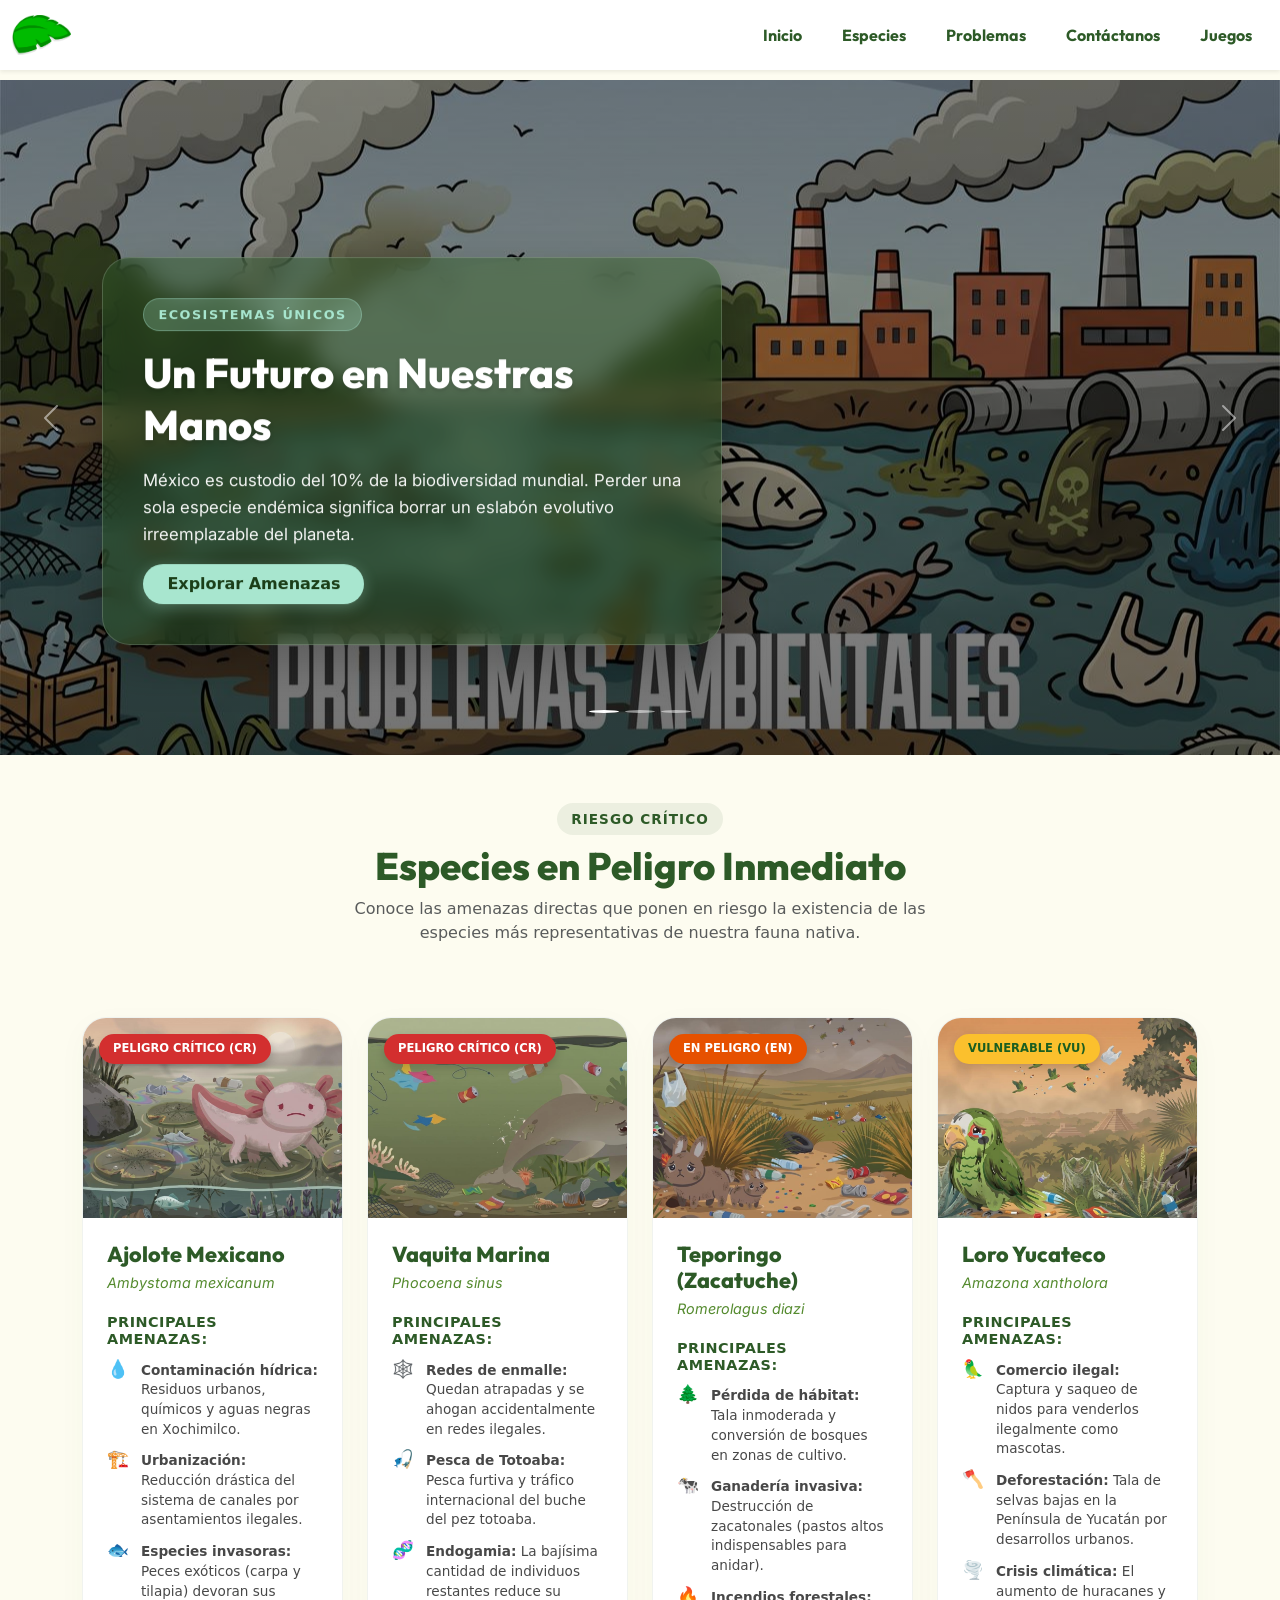
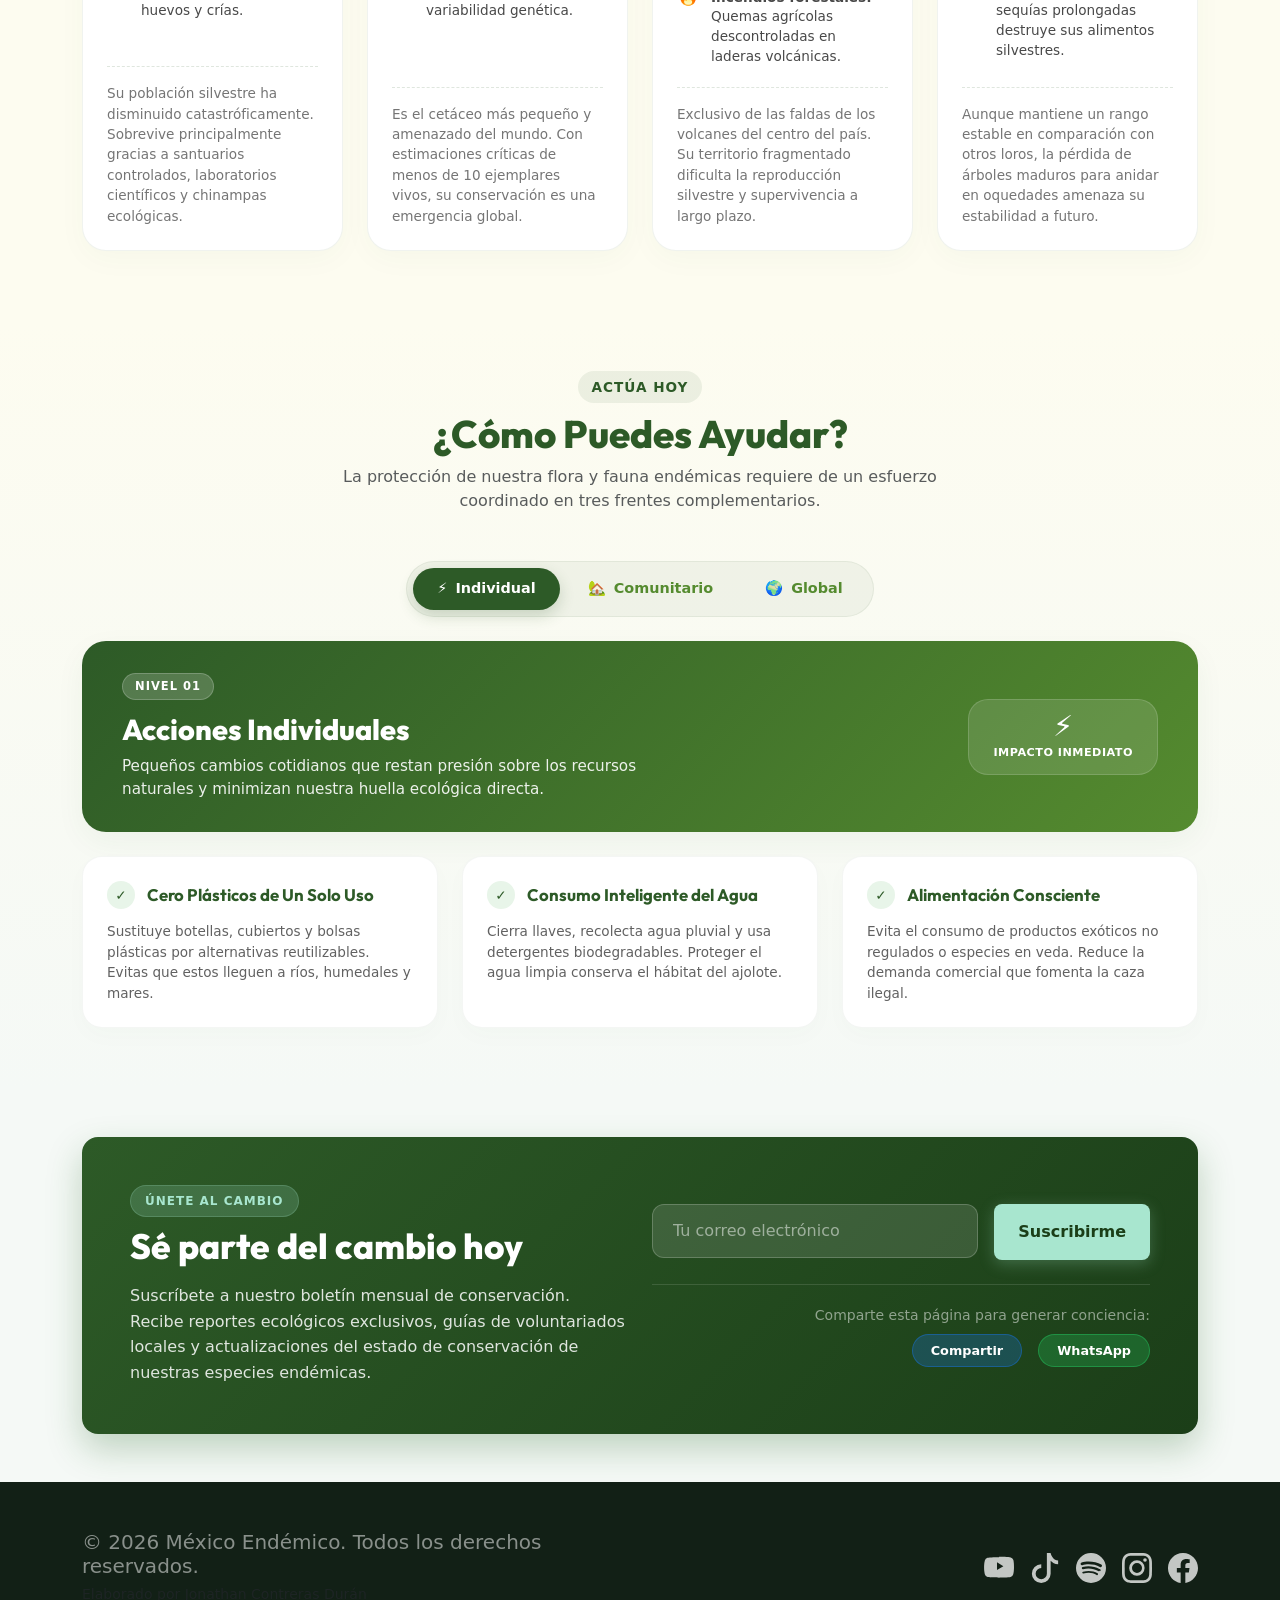
<file: problemas.html>
<!doctype html>
<html lang="es">

<head>
    <meta charset="utf-8">
    <meta name="viewport" content="width=device-width, initial-scale=1">
    <title>Impacto y Conservación - México Endémico</title>
    <meta name="description"
        content="Aprende sobre las amenazas de las especies endémicas de México y descubre cómo puedes generar un impacto positivo a nivel individual, comunitario y global.">

    <!-- Google Fonts: Outfit (títulos) e Inter (cuerpo) -->
    <link rel="preconnect" href="https://fonts.googleapis.com">
    <link rel="preconnect" href="https://fonts.gstatic.com" crossorigin>
    <link
        href="https://fonts.googleapis.com/css2?family=Inter:wght@300;400;500;600;700&family=Outfit:wght@400;600;700;800&display=swap"
        rel="stylesheet">

    <!-- Bootstrap CSS -->
    <link href="https://cdn.jsdelivr.net/npm/bootstrap@5.3.8/dist/css/bootstrap.min.css" rel="stylesheet"
        integrity="sha384-sRIl4kxILFvY47J16cr9ZwB07vP4J8+LH7qKQnuqkuIAvNWLzeN8tE5YBujZqJLB" crossorigin="anonymous">
    <!-- Animate.css v4 CDN para efectos dinámicos -->
    <link rel="stylesheet" href="https://cdnjs.cloudflare.com/ajax/libs/animate.css/4.1.1/animate.min.css"/>
    <link rel="stylesheet" href="styles.css" />
</head>

<body>
    <header>
        <nav class="navbar navbar-expand-md navbar-light bg-white fixed-top shadow-sm py-2">
            <div class="container-fluid max-width-container">
                <!-- Logo -->
                <a class="navbar-brand py-0" href="index.html">
                    <img src="img/icono%20inicio.png" alt="Inicio - México Endémico" style="height: 40px; width: auto;">
                </a>
                
                <!-- Hamburguesa responsiva para móviles -->
                <button class="navbar-toggler border-0" type="button" data-bs-toggle="collapse" data-bs-target="#mainNavbar" aria-controls="mainNavbar" aria-expanded="false" aria-label="Cambiar navegación">
                    <span class="navbar-toggler-icon"></span>
                </button>
                
                <!-- Enlaces del menú colapsables -->
                <div class="collapse navbar-collapse" id="mainNavbar">
                    <ul class="navbar-nav ms-auto align-items-center gap-2 mt-2 mt-md-0">
                        <li class="nav-item">
                            <a class="nav-link px-3 fw-bold" href="index.html">Inicio</a>
                        </li>
                        <li class="nav-item">
                            <a class="nav-link px-3 fw-bold" href="especies.html">Especies</a>
                        </li>
                        <li class="nav-item">
                            <a class="nav-link px-3 fw-bold" href="problemas.html">Problemas</a>
                        </li>
                        <li class="nav-item">
                            <a class="nav-link px-3 fw-bold" href="contacto.html">Contáctanos</a>
                        </li>
                        <li class="nav-item">
                            <a class="nav-link px-3 fw-bold" href="juegos.html">Juegos</a>
                        </li>
                    </ul>
                </div>
            </div>
        </nav>
    </header>

    <!-- Envoltorio de la Página con estilo Nature-Inspired -->
    <main class="problems-page-wrapper">

        <!-- Sección Hero: Carrusel de Alto Impacto -->
        <section class="problems-hero-carousel-section">
            <div id="problemsHeroCarousel" class="carousel slide carousel-fade" data-bs-ride="carousel">
                <div class="carousel-indicators">
                    <button type="button" data-bs-target="#problemsHeroCarousel" data-bs-slide-to="0" class="active"
                        aria-current="true" aria-label="Slide 1"></button>
                    <button type="button" data-bs-target="#problemsHeroCarousel" data-bs-slide-to="1"
                        aria-label="Slide 2"></button>
                    <button type="button" data-bs-target="#problemsHeroCarousel" data-bs-slide-to="2"
                        aria-label="Slide 3"></button>
                </div>
                <div class="carousel-inner">
                    <!-- Slide 1: Belleza natural de volcanes -->
                    <div class="carousel-item active"
                        style="background-image: linear-gradient(rgba(0,0,0,0.35), rgba(0,0,0,0.55)), url('img/contaminacion.jpeg');">
                        <div class="carousel-caption-custom">
                            <span class="carousel-badge-custom">Ecosistemas Únicos</span>
                            <h1 class="carousel-title-custom">Un Futuro en Nuestras Manos</h1>
                            <p class="carousel-text-custom">México es custodio del 10% de la biodiversidad mundial.
                                Perder una sola especie endémica significa borrar un eslabón evolutivo irreemplazable
                                del planeta.</p>
                            <a href="#amenazas" class="btn btn-mint px-4 py-2 mt-3 fw-bold rounded-pill">Explorar
                                Amenazas</a>
                        </div>
                    </div>

                    <!-- Slide 2: Xochimilco y contaminación -->
                    <div class="carousel-item"
                        style="background-image: linear-gradient(rgba(0,0,0,0.35), rgba(0,0,0,0.55)), url('img/ajolote_contaminado.jpeg');">
                        <div class="carousel-caption-custom">
                            <span class="carousel-badge-custom">Presión Urbana</span>
                            <h1 class="carousel-title-custom">El Ajolote y los Humedales</h1>
                            <p class="carousel-text-custom">La contaminación de las aguas de Xochimilco y la
                                proliferación de especies invasoras amenazan el hábitat sagrado de uno de nuestros
                                símbolos milenarios.</p>
                            <a href="#amenazas" class="btn btn-mint px-4 py-2 mt-3 fw-bold rounded-pill">Ver Impacto</a>
                        </div>
                    </div>

                    <!-- Slide 3: Vaquita Marina y el Golfo -->
                    <div class="carousel-item"
                        style="background-image: linear-gradient(rgba(0,0,0,0.35), rgba(0,0,0,0.55)), url('img/vaca_contaminada.jpeg');">
                        <div class="carousel-caption-custom">
                            <span class="carousel-badge-custom">Límite Crítico</span>
                            <h1 class="carousel-title-custom">El Suspiro de la Vaquita Marina</h1>
                            <p class="carousel-text-custom">Con menos de una decena de individuos en su hábitat natural
                                del Golfo de California, su supervivencia depende de nuestra lucha frontal contra las
                                redes de pesca ilegales.</p>
                            <a href="#ayuda" class="btn btn-mint px-4 py-2 mt-3 fw-bold rounded-pill">¿Cómo Ayudar?</a>
                        </div>
                    </div>
                </div>
                <button class="carousel-control-prev" type="button" data-bs-target="#problemsHeroCarousel"
                    data-bs-slide="prev">
                    <span class="carousel-control-prev-icon" aria-hidden="true"></span>
                    <span class="visually-hidden">Anterior</span>
                </button>
                <button class="carousel-control-next" type="button" data-bs-target="#problemsHeroCarousel"
                    data-bs-slide="next">
                    <span class="carousel-control-next-icon" aria-hidden="true"></span>
                    <span class="visually-hidden">Siguiente</span>
                </button>
            </div>
        </section>

        <!-- Sección de Riesgos Específicos (Carrusel Táctil Híbrido) -->
        <section id="amenazas" class="species-risks-section py-5">
            <div class="container">
                <div class="text-center mb-5">
                    <span class="section-badge">Riesgo Crítico</span>
                    <h2 class="section-title text-center my-2">Especies en Peligro Inmediato</h2>
                    <p class="section-subtitle mx-auto text-muted" style="max-width: 600px;">
                        Conoce las amenazas directas que ponen en riesgo la existencia de las especies más
                        representativas de nuestra fauna nativa.
                    </p>
                </div>

                <!-- Contenedor del Carrusel Táctil Híbrido (Scrollable y Swipeable en móvil, rejilla elegante en desktop) -->
                <div class="species-slider-container">
                    <div class="species-slider-track">

                        <!-- Tarjeta 1: Ajolote -->
                        <div class="species-risk-card">
                            <div class="card-img-wrapper">
                                <img src="img/ajolote_contaminado.jpeg" alt="Ajolote Mexicano" class="card-img">
                                <span class="card-conservation-badge cr">Peligro Crítico (CR)</span>
                            </div>
                            <div class="card-body-content">
                                <h3 class="card-species-name">Ajolote Mexicano</h3>
                                <p class="card-species-scientific">Ambystoma mexicanum</p>

                                <div class="threats-list-wrapper">
                                    <h4 class="threats-title">Principales Amenazas:</h4>
                                    <ul class="threats-list">
                                        <li>
                                            <span class="threat-icon">💧</span>
                                            <span class="threat-text"><strong>Contaminación hídrica:</strong> Residuos
                                                urbanos, químicos y aguas negras en Xochimilco.</span>
                                        </li>
                                        <li>
                                            <span class="threat-icon">🏗️</span>
                                            <span class="threat-text"><strong>Urbanización:</strong> Reducción drástica
                                                del sistema de canales por asentamientos ilegales.</span>
                                        </li>
                                        <li>
                                            <span class="threat-icon">🐟</span>
                                            <span class="threat-text"><strong>Especies invasoras:</strong> Peces
                                                exóticos (carpa y tilapia) devoran sus huevos y crías.</span>
                                        </li>
                                    </ul>
                                </div>
                                <p class="card-species-summary">
                                    Su población silvestre ha disminuido catastróficamente. Sobrevive principalmente
                                    gracias a santuarios controlados, laboratorios científicos y chinampas ecológicas.
                                </p>
                            </div>
                        </div>

                        <!-- Tarjeta 2: Vaquita Marina -->
                        <div class="species-risk-card">
                            <div class="card-img-wrapper">
                                <img src="img/vaca_contaminada.jpeg" alt="Vaquita Marina" class="card-img">
                                <span class="card-conservation-badge cr">Peligro Crítico (CR)</span>
                            </div>
                            <div class="card-body-content">
                                <h3 class="card-species-name">Vaquita Marina</h3>
                                <p class="card-species-scientific">Phocoena sinus</p>

                                <div class="threats-list-wrapper">
                                    <h4 class="threats-title">Principales Amenazas:</h4>
                                    <ul class="threats-list">
                                        <li>
                                            <span class="threat-icon">🕸️</span>
                                            <span class="threat-text"><strong>Redes de enmalle:</strong> Quedan
                                                atrapadas y se ahogan accidentalmente en redes ilegales.</span>
                                        </li>
                                        <li>
                                            <span class="threat-icon">🎣</span>
                                            <span class="threat-text"><strong>Pesca de Totoaba:</strong> Pesca furtiva y
                                                tráfico internacional del buche del pez totoaba.</span>
                                        </li>
                                        <li>
                                            <span class="threat-icon">🧬</span>
                                            <span class="threat-text"><strong>Endogamia:</strong> La bajísima cantidad
                                                de individuos restantes reduce su variabilidad genética.</span>
                                        </li>
                                    </ul>
                                </div>
                                <p class="card-species-summary">
                                    Es el cetáceo más pequeño y amenazado del mundo. Con estimaciones críticas de menos
                                    de 10 ejemplares vivos, su conservación es una emergencia global.
                                </p>
                            </div>
                        </div>

                        <!-- Tarjeta 3: Teporingo -->
                        <div class="species-risk-card">
                            <div class="card-img-wrapper">
                                <img src="img/conejo%20contaminado.jpeg" alt="Teporingo" class="card-img">
                                <span class="card-conservation-badge en">En Peligro (EN)</span>
                            </div>
                            <div class="card-body-content">
                                <h3 class="card-species-name">Teporingo (Zacatuche)</h3>
                                <p class="card-species-scientific">Romerolagus diazi</p>

                                <div class="threats-list-wrapper">
                                    <h4 class="threats-title">Principales Amenazas:</h4>
                                    <ul class="threats-list">
                                        <li>
                                            <span class="threat-icon">🌲</span>
                                            <span class="threat-text"><strong>Pérdida de hábitat:</strong> Tala
                                                inmoderada y conversión de bosques en zonas de cultivo.</span>
                                        </li>
                                        <li>
                                            <span class="threat-icon">🐄</span>
                                            <span class="threat-text"><strong>Ganadería invasiva:</strong> Destrucción
                                                de zacatonales (pastos altos indispensables para anidar).</span>
                                        </li>
                                        <li>
                                            <span class="threat-icon">🔥</span>
                                            <span class="threat-text"><strong>Incendios forestales:</strong> Quemas
                                                agrícolas descontroladas en laderas volcánicas.</span>
                                        </li>
                                    </ul>
                                </div>
                                <p class="card-species-summary">
                                    Exclusivo de las faldas de los volcanes del centro del país. Su territorio
                                    fragmentado dificulta la reproducción silvestre y supervivencia a largo plazo.
                                </p>
                            </div>
                        </div>

                        <!-- Tarjeta 4: Loro Yucateco -->
                        <div class="species-risk-card">
                            <div class="card-img-wrapper">
                                <img src="img/loro%20contaminado.jpeg" alt="Loro Yucateco" class="card-img">
                                <span class="card-conservation-badge vu">Vulnerable (VU)</span>
                            </div>
                            <div class="card-body-content">
                                <h3 class="card-species-name">Loro Yucateco</h3>
                                <p class="card-species-scientific">Amazona xantholora</p>

                                <div class="threats-list-wrapper">
                                    <h4 class="threats-title">Principales Amenazas:</h4>
                                    <ul class="threats-list">
                                        <li>
                                            <span class="threat-icon">🦜</span>
                                            <span class="threat-text"><strong>Comercio ilegal:</strong> Captura y saqueo
                                                de nidos para venderlos ilegalmente como mascotas.</span>
                                        </li>
                                        <li>
                                            <span class="threat-icon">🪓</span>
                                            <span class="threat-text"><strong>Deforestación:</strong> Tala de selvas
                                                bajas en la Península de Yucatán por desarrollos urbanos.</span>
                                        </li>
                                        <li>
                                            <span class="threat-icon">🌪️</span>
                                            <span class="threat-text"><strong>Crisis climática:</strong> El aumento de
                                                huracanes y sequías prolongadas destruye sus alimentos
                                                silvestres.</span>
                                        </li>
                                    </ul>
                                </div>
                                <p class="card-species-summary">
                                    Aunque mantiene un rango estable en comparación con otros loros, la pérdida de
                                    árboles maduros para anidar en oquedades amenaza su estabilidad a futuro.
                                </p>
                            </div>
                        </div>

                    </div>
                </div>

                <!-- Ayuda visual interactiva en móvil -->
                <div class="d-flex d-md-none justify-content-center align-items-center mt-3 text-muted small">
                    <svg xmlns="http://www.w3.org/2000/svg" width="16" height="16" fill="currentColor"
                        class="bi bi-arrow-left-right me-2" viewBox="0 0 16 16">
                        <path fill-rule="evenodd"
                            d="M1 11.5a.5.5 0 0 0 .5.5h11.793l-3.147 3.146a.5.5 0 0 0 .708.708l4-4a.5.5 0 0 0 0-.708l-4-4a.5.5 0 0 0-.708.708L13.293 11H1.5a.5.5 0 0 0-.5.5zm14-7a.5.5 0 0 1-.5.5H2.707l3.147 3.146a.5.5 0 1 1-.708.708l-4-4a.5.5 0 0 1 0-.708l4-4a.5.5 0 1 1 .708.708L2.707 4H14.5a.5.5 0 0 1 .5.5z" />
                    </svg>
                    Desliza horizontalmente para ver más especies
                </div>
            </div>
        </section>

        <!-- Sección de Ayuda (Infografía Interactiva de 3 Niveles) -->
        <section id="ayuda" class="how-to-help-section py-5">
            <div class="container">
                <div class="text-center mb-5">
                    <span class="section-badge">Actúa Hoy</span>
                    <h2 class="section-title text-center my-2">¿Cómo Puedes Ayudar?</h2>
                    <p class="section-subtitle mx-auto text-muted" style="max-width: 600px;">
                        La protección de nuestra flora y fauna endémicas requiere de un esfuerzo coordinado en tres
                        frentes complementarios.
                    </p>
                </div>

                <!-- Selectores de Niveles de Ayuda (Botones Píldora Modernos) -->
                <div class="d-flex justify-content-center mb-4">
                    <div class="help-tabs-wrapper">
                        <button class="help-tab-btn active" onclick="showHelpLevel(0)">
                            <span class="help-tab-icon">⚡</span>
                            <span class="help-tab-text">Individual</span>
                        </button>
                        <button class="help-tab-btn" onclick="showHelpLevel(1)">
                            <span class="help-tab-icon">🏡</span>
                            <span class="help-tab-text">Comunitario</span>
                        </button>
                        <button class="help-tab-btn" onclick="showHelpLevel(2)">
                            <span class="help-tab-icon">🌍</span>
                            <span class="help-tab-text">Global</span>
                        </button>
                    </div>
                </div>

                <!-- Paneles de la Infografía Interactiva -->
                <div class="help-content-area">

                    <!-- Nivel 01: Individual (Activo por Defecto) -->
                    <div class="help-level-panel active" id="help-panel-0">
                        <div class="panel-header-gradient level-ind">
                            <div class="row align-items-center g-4">
                                <div class="col-md-8 text-white">
                                    <span class="panel-pill">Nivel 01</span>
                                    <h3 class="panel-title">Acciones Individuales</h3>
                                    <p class="panel-desc mb-0">Pequeños cambios cotidianos que restan presión sobre los
                                        recursos naturales y minimizan nuestra huella ecológica directa.</p>
                                </div>
                                <div class="col-md-4 text-md-end text-white">
                                    <div class="panel-metric">
                                        <div class="metric-num">⚡</div>
                                        <div class="metric-label">Impacto Inmediato</div>
                                    </div>
                                </div>
                            </div>
                        </div>
                        <div class="panel-body-grid">
                            <div class="row g-4">
                                <div class="col-md-4">
                                    <div class="action-item-card">
                                        <div class="action-card-header">
                                            <span class="action-check-icon">✓</span>
                                            <h5 class="action-title">Cero Plásticos de Un Solo Uso</h5>
                                        </div>
                                        <p class="action-desc">Sustituye botellas, cubiertos y bolsas plásticas por
                                            alternativas reutilizables. Evitas que estos lleguen a ríos, humedales y
                                            mares.</p>
                                    </div>
                                </div>
                                <div class="col-md-4">
                                    <div class="action-item-card">
                                        <div class="action-card-header">
                                            <span class="action-check-icon">✓</span>
                                            <h5 class="action-title">Consumo Inteligente del Agua</h5>
                                        </div>
                                        <p class="action-desc">Cierra llaves, recolecta agua pluvial y usa detergentes
                                            biodegradables. Proteger el agua limpia conserva el hábitat del ajolote.</p>
                                    </div>
                                </div>
                                <div class="col-md-4">
                                    <div class="action-item-card">
                                        <div class="action-card-header">
                                            <span class="action-check-icon">✓</span>
                                            <h5 class="action-title">Alimentación Consciente</h5>
                                        </div>
                                        <p class="action-desc">Evita el consumo de productos exóticos no regulados o
                                            especies en veda. Reduce la demanda comercial que fomenta la caza ilegal.
                                        </p>
                                    </div>
                                </div>
                            </div>
                        </div>
                    </div>

                    <!-- Nivel 02: Comunitario -->
                    <div class="help-level-panel" id="help-panel-1">
                        <div class="panel-header-gradient level-com">
                            <div class="row align-items-center g-4">
                                <div class="col-md-8 text-white">
                                    <span class="panel-pill">Nivel 02</span>
                                    <h3 class="panel-title">Acciones Comunitarias</h3>
                                    <p class="panel-desc mb-0">Uniendo fuerzas a nivel vecinal y local para multiplicar
                                        el alcance y crear entornos sustentables auto-regulados.</p>
                                </div>
                                <div class="col-md-4 text-md-end text-white">
                                    <div class="panel-metric">
                                        <div class="metric-num">🏡</div>
                                        <div class="metric-label">Impacto Local</div>
                                    </div>
                                </div>
                            </div>
                        </div>
                        <div class="panel-body-grid">
                            <div class="row g-4">
                                <div class="col-md-4">
                                    <div class="action-item-card">
                                        <div class="action-card-header">
                                            <span class="action-check-icon">✓</span>
                                            <h5 class="action-title">Comercio Sostenible</h5>
                                        </div>
                                        <p class="action-desc">Consume en cooperativas agrícolas locales, apoya el
                                            turismo ecológico y promueve las chinampas tradicionales sustentables de
                                            Xochimilco.</p>
                                    </div>
                                </div>
                                <div class="col-md-4">
                                    <div class="action-item-card">
                                        <div class="action-card-header">
                                            <span class="action-check-icon">✓</span>
                                            <h5 class="action-title">Educación Ambiental</h5>
                                        </div>
                                        <p class="action-desc">Organiza talleres, comparte información verídica con tus
                                            vecinos y educa a los niños de tu comunidad sobre el valor de la fauna
                                            endémica.</p>
                                    </div>
                                </div>
                                <div class="col-md-4">
                                    <div class="action-item-card">
                                        <div class="action-card-header">
                                            <span class="action-check-icon">✓</span>
                                            <h5 class="action-title">Brigadas Locales de Limpieza</h5>
                                        </div>
                                        <p class="action-desc">Participa activamente en reforestaciones locales y
                                            jornadas ciudadanas para limpiar bosques, parques, pastizales volcánicos y
                                            ríos.</p>
                                    </div>
                                </div>
                            </div>
                        </div>
                    </div>

                    <!-- Nivel 03: Global -->
                    <div class="help-level-panel" id="help-panel-2">
                        <div class="panel-header-gradient level-glo">
                            <div class="row align-items-center g-4">
                                <div class="col-md-8 text-white">
                                    <span class="panel-pill">Nivel 03</span>
                                    <h3 class="panel-title">Acciones Globales</h3>
                                    <p class="panel-desc mb-0">Estrategias sistemáticas e internacionales para
                                        reestructurar legislaciones, destinar fondos y ejercer presión política
                                        ambiental.</p>
                                </div>
                                <div class="col-md-4 text-md-end text-white">
                                    <div class="panel-metric">
                                        <div class="metric-num">🌍</div>
                                        <div class="metric-label">Impacto Estructural</div>
                                    </div>
                                </div>
                            </div>
                        </div>
                        <div class="panel-body-grid">
                            <div class="row g-4">
                                <div class="col-md-4">
                                    <div class="action-item-card">
                                        <div class="action-card-header">
                                            <span class="action-check-icon">✓</span>
                                            <h5 class="action-title">Apoyo a ONGs y Científicos</h5>
                                        </div>
                                        <p class="action-desc">Dona fondos a organizaciones reguladas de conservación y
                                            colabora financiando proyectos científicos de reproducción en cautiverio.
                                        </p>
                                    </div>
                                </div>
                                <div class="col-md-4">
                                    <div class="action-item-card">
                                        <div class="action-card-header">
                                            <span class="action-check-icon">✓</span>
                                            <h5 class="action-title">Exigencia de Políticas Públicas</h5>
                                        </div>
                                        <p class="action-desc">Firma peticiones colectivas nacionales para prohibir las
                                            redes de pesca nocivas y presiona a legisladores para proteger santuarios
                                            ecológicos.</p>
                                    </div>
                                </div>
                                <div class="col-md-4">
                                    <div class="action-item-card">
                                        <div class="action-card-header">
                                            <span class="action-check-icon">✓</span>
                                            <h5 class="action-title">Ciencia Ciudadana</h5>
                                        </div>
                                        <p class="action-desc">Reporta avistamientos de especies endémicas amenazadas en
                                            plataformas internacionales como Naturalista, ayudando al monitoreo
                                            satelital.</p>
                                    </div>
                                </div>
                            </div>
                        </div>
                    </div>

                </div>
            </div>
        </section>

        <!-- Llamado a la Acción (CTA) de Alto Impacto -->
        <section class="cta-newsletter-section py-5">
            <div class="container">
                <div class="cta-card-wrapper p-4 p-md-5 rounded-4 shadow">
                    <div class="row align-items-center g-4">
                        <div class="col-lg-6 text-white text-lg-start text-center">
                            <span class="cta-badge">Únete al Cambio</span>
                            <h2 class="cta-title mt-2 mb-3">Sé parte del cambio hoy</h2>
                            <p class="cta-desc mb-0 opacity-90">Suscríbete a nuestro boletín mensual de conservación.
                                Recibe reportes ecológicos exclusivos, guías de voluntariados locales y actualizaciones
                                del estado de conservación de nuestras especies endémicas.</p>
                        </div>
                        <div class="col-lg-6">
                            <!-- Formulario interactivo del boletín -->
                            <form id="newsletterForm"
                                class="cta-form-container d-flex flex-column flex-sm-row gap-3 justify-content-lg-end"
                                novalidate>
                                <div class="flex-grow-1" style="max-width: 420px;">
                                    <input type="email" class="form-control cta-input" id="newsletterEmail"
                                        placeholder="Tu correo electrónico" required>
                                    <div class="invalid-feedback text-white text-start ps-2 pt-1 small">Por favor,
                                        ingresa un correo electrónico válido.</div>
                                </div>
                                <button type="submit"
                                    class="btn btn-mint-cta px-4 py-3 fw-bold rounded-3">Suscribirme</button>
                            </form>

                            <!-- Alerta de Éxito animada -->
                            <div id="newsletterSuccess"
                                class="alert alert-success d-none p-3 mt-3 rounded-3 border-0 bg-glass text-white"
                                role="alert">
                                <div class="d-flex align-items-center">
                                    <div class="cta-success-icon me-2">✓</div>
                                    <div>
                                        <strong>¡Suscrito con éxito!</strong> Revisa tu correo electrónico para
                                        confirmar tu registro.
                                    </div>
                                </div>
                            </div>

                            <!-- Compartir en redes sociales -->
                            <div class="share-container text-lg-end text-center mt-4">
                                <span class="text-white-50 small d-block mb-2">Comparte esta página para generar
                                    conciencia:</span>
                                <div class="d-flex justify-content-lg-end justify-content-center gap-3">
                                    <a href="https://www.facebook.com/sharer/sharer.php?u=https://mexicoendemico.org/problemas.html"
                                        target="_blank" class="share-pill fb" aria-label="Compartir en Facebook">
                                        <span>Compartir</span>
                                    </a>
                                    <a href="https://api.whatsapp.com/send?text=Aprende%20sobre%20las%20especies%20end%C3%A9micas%20de%20M%C3%A9xico%20y%20c%C3%B3mo%20ayudarlas%20aqu%C3%AD:%20https://mexicoendemico.org/problemas.html"
                                        target="_blank" class="share-pill wa" aria-label="Compartir en WhatsApp">
                                        <span>WhatsApp</span>
                                    </a>
                                </div>
                            </div>

                        </div>
                    </div>
                </div>
            </div>
        </section>
    </main>

    <!-- Footer Rediseñado -->
    <footer style="background-color: #122016;" class="text-white py-5">
        <div class="container">
            <div class="row align-items-center">
                <div class="col-md-6 text-center text-md-start mb-4 mb-md-0">
                    <h5 class="mb-1 text-white-50">© 2026 México Endémico. Todos los derechos reservados.</h5>
                    <small class="text-muted">Elaborado por Jonathan Contreras Durán</small>
                </div>
                <div class="col-md-6 text-center text-md-end">
                    <div class="d-flex justify-content-center justify-content-md-end gap-3 align-items-center">
                        <a href="https://www.youtube.com/@josemadero3136" target="_blank" aria-label="YouTube"
                            class="text-white">
                            <svg xmlns="http://www.w3.org/2000/svg" width="30" height="30" fill="currentColor"
                                class="footer-logo" viewBox="0 0 16 16">
                                <path
                                    d="M8.051 1.999h.089c.822.003 4.987.033 6.11.335a2.01 2.01 0 0 1 1.415 1.42c.101.38.172.883.22 1.402l.01.104.022.26.008.104c.065.914.073 1.77.074 1.957v.075c-.001.194-.01 1.108-.104 1.981l-.014.134-.018.154-.014.114c-.074.505-.147.98-.251 1.347a2.007 2.007 0 0 1-1.415 1.419c-1.121.303-5.29.333-6.137.335h-.089c-.813-.003-4.937-.033-6.05-.335A2.007 2.007 0 0 1 .44 11.386c-.1-.366-.174-.841-.248-1.347l-.013-.114-.022-.178-.008-.114C.057 8.76.049 7.904.048 7.717v-.075c.001-.194.01-1.108.104-1.981l.014-.134.018-.154.014-.114C.27 4.793.342 4.318.448 3.95a2.007 2.007 0 0 1 1.415-1.419c1.114-.3 5.27-.33 6.118-.33zM6.93 4.99v4.02l3.41-2.01z" />
                            </svg>
                        </a>
                        <a href="https://www.tiktok.com/@josemaderov" target="_blank" aria-label="TikTok"
                            class="text-white">
                            <svg xmlns="http://www.w3.org/2000/svg" width="30" height="30" fill="currentColor"
                                class="footer-logo" viewBox="0 0 16 16">
                                <path
                                    d="M9 0h1.98c.144.715.54 1.617 1.235 2.512C12.895 3.389 13.797 4 15 4v2c-1.753 0-3.07-.814-4-1.829V11a5 5 0 1 1-5-5v2a3 3 0 1 0 3 3z" />
                            </svg>
                        </a>
                        <a href="https://open.spotify.com/intl-es/artist/62nVRNDLaS8m1p31F6omGw" target="_blank"
                            aria-label="Spotify" class="text-white">
                            <svg xmlns="http://www.w3.org/2000/svg" width="30" height="30" fill="currentColor"
                                class="footer-logo" viewBox="0 0 16 16">
                                <path
                                    d="M8 0a8 8 0 1 0 0 16A8 8 0 0 0 8 0m3.669 11.538a.5.5 0 0 1-.686.165c-1.879-1.147-4.243-1.407-7.028-.77a.5.5 0 0 1-.222-.976c3.055-.697 5.663-.396 7.768.89a.5.5 0 0 1 .168.691m.958-2.185a.6.6 0 0 1-.825.2c-2.15-1.321-5.428-1.704-7.965-.933a.6.6 0 0 1-.35-1.146c2.897-.877 6.514-.44 8.94 1.05a.6.6 0 0 1 .2 1.229m.079-2.338c-2.578-1.53-6.827-1.67-9.288-.923a.75.75 0 1 1-.437-1.436c2.837-.86 7.525-.692 10.513 1.082a.75.75 0 0 1-.788 1.277z" />
                            </svg>
                        </a>
                        <a href="https://www.instagram.com/jose_madero" target="_blank" aria-label="Instagram"
                            class="text-white">
                            <svg xmlns="http://www.w3.org/2000/svg" width="30" height="30" fill="currentColor"
                                class="footer-logo" viewBox="0 0 16 16">
                                <path
                                    d="M8 0C5.829 0 5.556.01 4.703.048 3.85.088 3.269.222 2.76.42a3.9 3.9 0 0 0-1.417.923A3.9 3.9 0 0 0 .42 2.76C.222 3.268.087 3.85.048 4.7.01 5.555 0 5.827 0 8.001c0 2.172.01 2.444.048 3.297.04.852.174 1.433.372 1.942.205.526.478.972.923 1.417.444.445.89.719 1.416.923.51.198 1.09.333 1.942.372C5.555 15.99 5.827 16 8 16s2.444-.01 3.298-.048c.851-.04 1.434-.174 1.943-.372a3.9 3.9 0 0 0 1.416-.923c.445-.445.718-.891.923-1.417.197-.509.332-1.09.372-1.942C15.99 10.445 16 10.173 16 8s-.01-2.445-.048-3.299c-.04-.851-.175-1.433-.372-1.941a3.9 3.9 0 0 0-.923-1.417A3.9 3.9 0 0 0 13.24.42c-.51-.198-1.092-.333-1.943-.372C10.443.01 10.172 0 7.998 0zm-.717 1.442h.718c2.136 0 2.389.007 3.232.046.78.035 1.204.166 1.486.275.373.145.64.319.92.599.28.28.453.546.598.92.11.281.24.705.275 1.485.039.843.047 1.096.047 3.231s-.008 2.389-.047 3.232c-.035.78-.166 1.203-.275 1.485a2.5 2.5 0 0 1-.599.919c-.28.28-.546.453-.92.598-.28.11-.704.24-1.485.276-.843.038-1.096.047-3.232.047s-2.39-.009-3.233-.047c-.78-.036-1.203-.166-1.485-.276a2.5 2.5 0 0 1-.92-.598 2.5 2.5 0 0 1-.6-.92c-.109-.281-.24-.705-.275-1.485-.038-.843-.046-1.096-.046-3.233s.008-2.388.046-3.231c.036-.78.166-1.204.276-1.486.145-.373.319-.64.599-.92.28-.28.546-.453.92-.598.282-.11.705-.24 1.485-.276.738-.034 1.024-.044 2.515-.045zm4.988 1.328a.96.96 0 1 0 0 1.92.96.96 0 0 0 0-1.92m-4.27 1.122a4.109 4.109 0 1 0 0 8.217 4.109 4.109 0 0 0 0-8.217m0 1.441a2.667 2.667 0 1 1 0 5.334 2.667 2.667 0 0 1 0-5.334" />
                            </svg>
                        </a>
                        <a href="https://www.facebook.com/maderovizcainojose" target="_blank" aria-label="Facebook"
                            class="text-white">
                            <svg xmlns="http://www.w3.org/2000/svg" width="30" height="30" fill="currentColor"
                                class="footer-logo" viewBox="0 0 16 16">
                                <path
                                    d="M16 8.049c0-4.446-3.582-8.05-8-8.05C3.58 0-.002 3.603-.002 8.05c0 4.017 2.926 7.347 6.75 7.951v-5.625h-2.03V8.05H6.75V6.275c0-2.017 1.195-3.131 3.022-3.131.876 0 1.791.157 1.791.157v1.98h-1.009c-.993 0-1.303.621-1.303 1.258v1.51h2.218l-.354 2.326H9.25V16c3.824-.604 6.75-3.934 6.75-7.951" />
                            </svg>
                        </a>
                    </div>
                </div>
            </div>
        </div>
    </footer>

    <!-- Bootstrap JS Bundle -->
    <script src="https://cdn.jsdelivr.net/npm/bootstrap@5.3.8/dist/js/bootstrap.bundle.min.js"
        integrity="sha384-FKyoEForCGlyvwx9Hj09JcYn3nv7wiPVlz7YYwJrWVcXK/BmnVDxM+D2scQbITxI"
        crossorigin="anonymous"></script>

    <!-- Scripts del Panel de Ayuda y Suscripción del CTA -->
    <script>
        // Función interactiva para cambiar entre paneles de la infografía
        function showHelpLevel(index) {
            var btns = document.querySelectorAll('.help-tab-btn');
            var panels = document.querySelectorAll('.help-level-panel');

            btns.forEach(function (btn) {
                btn.classList.remove('active');
            });
            panels.forEach(function (panel) {
                panel.classList.remove('active');
            });

            btns[index].classList.add('active');
            panels[index].classList.add('active');
        }

        // Validación interactiva del Boletín de Noticias en el CTA
        document.addEventListener('DOMContentLoaded', function () {
            var form = document.getElementById('newsletterForm');
            var successAlert = document.getElementById('newsletterSuccess');

            form.addEventListener('submit', function (event) {
                event.preventDefault();
                event.stopPropagation();

                if (form.checkValidity()) {
                    form.classList.add('d-none');
                    successAlert.classList.remove('d-none');
                } else {
                    form.classList.add('was-validated');
                }
            });
        });
    </script>
</body>

</html>
</file>
<file: styles.css>
* {
    margin: 0;
    padding: 0;
    box-sizing: border-box;
}

body {
    overflow-x: hidden;
}

.title {
    color: green;
}

.contact-page-wrapper {
    padding-top: 80px;
    background: linear-gradient(135deg, #f7fcf9 0%, #eef7f0 100%);
    min-height: calc(100vh - 56px);
    display: flex;
    flex-direction: column;
}


.title-text {
    color: #2E7D32;
   
}

.card-title-text {
    color: #1B5E20;
    /* verde oscuro */
}

/* tarjeta de info de contacto (izquierda) */
.contact-info-card {
    background: linear-gradient(135deg, #2E7D32 0%, #1B5E20 100%);
    border: none;
    transition: transform 0.3s ease, box-shadow 0.3s ease;
}

.contact-info-card:hover {
    transform: translateY(-5px);
    box-shadow: 0 12px 30px rgba(27, 94, 32, 0.25) !important;
}

.info-icon {
    background-color: rgba(255, 255, 255, 0.15);
    padding: 10px;
    border-radius: 12px;
    display: inline-flex;
    align-items: center;
    justify-content: center;
    color: #A5D6A7;
    width: 44px;
    height: 44px;
    flex-shrink: 0;
}

/* glassmorphism para la tarjeta del form */
.bg-glass {
    background: rgba(255, 255, 255, 0.9) !important;
    backdrop-filter: blur(10px);
    border: 1px solid rgba(255, 255, 255, 0.5);
    box-shadow: 0 10px 30px rgba(0, 0, 0, 0.05) !important;
}

/* botón de envío */
.btn-submit {
    background: linear-gradient(90deg, #2E7D32 0%, #43A047 100%);
    border: none;
    transition: all 0.3s ease;
    box-shadow: 0 4px 15px rgba(46, 125, 50, 0.2);
}

.btn-submit:hover {
    background: linear-gradient(90deg, #1B5E20 0%, #2E7D32 100%);
    transform: translateY(-2px);
    box-shadow: 0 6px 20px rgba(46, 125, 50, 0.3);
}

.btn-submit:active {
    transform: translateY(0);
}

/* botón tienda */
.btn-online-store {
    border-color: #ffc107 !important;
    transition: all 0.2s ease;
}

.btn-online-store:hover {
    background-color: #ffc107 !important;
}

.btn-online-store:hover a {
    color: #000000 !important;
}

/* floating labels al enfocar */
.form-floating>.form-control:focus~label,
.form-floating>.form-control:not(:placeholder-shown)~label,
.form-floating>.form-select~label {
    color: #2E7D32;
}

.form-control:focus,
.form-select:focus {
    border-color: #81C784;
    box-shadow: 0 0 0 0.25rem rgba(129, 199, 132, 0.25);
}

/* hover en iconos de redes */
.social-icons a {
    opacity: 0.85;
    transition: all 0.2s ease;
    display: inline-block;
}

.social-icons a:hover {
    opacity: 1;
    transform: scale(1.2);
    color: #A5D6A7 !important;
}

/* animación de entrada */
@keyframes fadeInUp {
    from {
        opacity: 0;
        transform: translateY(15px);
    }

    to {
        opacity: 1;
        transform: translateY(0);
    }
}

.fade-in-up {
    animation: fadeInUp 0.4s ease-out forwards;
}

/* ==========================================================================
   Especies Page Styles
   ========================================================================== */

/* fondo del hero */
.species-hero {
    background: linear-gradient(135deg, #E8F5E9 0%, #C8E6C9 100%);
    padding-top: 130px;
    padding-bottom: 70px;
}

/* secciones alternas */
.species-section {
    padding-top: 80px;
    padding-bottom: 80px;
    transition: background-color 0.3s ease;
}

.species-section-even {
    background-color: #F9FBE7;
    /* fondo verde-limón suave */
}

.species-section-odd {
    background-color: #ffffff;
}

/* badges / etiquetas */
.species-badge {
    background-color: #E8F5E9;
    color: #2E7D32;
    font-weight: 600;
    padding: 6px 14px;
    border-radius: 50px;
    display: inline-block;
    font-size: 0.85rem;
}

.species-title {
    color: #1B5E20;
    font-weight: 800;
}

.species-scientific {
    color: #558B2F;
    font-style: italic;
    font-size: 1.15rem;
}

/* contenedores de imagen y video */
.media-card {
    border-radius: 20px;
    overflow: hidden;
    box-shadow: 0 8px 24px rgba(0, 0, 0, 0.06);
    transition: transform 0.3s ease, box-shadow 0.3s ease;
    border: 1px solid rgba(0, 0, 0, 0.04);
}

.media-card:hover {
    transform: translateY(-4px);
    box-shadow: 0 12px 30px rgba(46, 125, 50, 0.15);
}

/* placeholder de imagen */
.image-placeholder {
    height: 350px;
    background: linear-gradient(135deg, #ECEFF1 0%, #CFD8DC 100%);
    display: flex;
    flex-direction: column;
    align-items: center;
    justify-content: center;
    color: #78909C;
    position: relative;
}

.image-placeholder svg {
    margin-bottom: 12px;
    color: #90A4AE;
    transition: transform 0.3s ease;
}

.media-card:hover .image-placeholder svg {
    transform: scale(1.1);
}

/* reproductor de audio */
.custom-audio-player {
    background: #F1F8E9;
    border: 1px solid #DCEDC8;
    border-radius: 16px;
    padding: 16px 20px;
    box-shadow: 0 4px 12px rgba(85, 139, 47, 0.05);
    max-width: 100%;
}

.audio-title {
    color: #33691E;
    font-weight: 700;
    font-size: 0.95rem;
}

.audio-controls {
    display: flex;
    align-items: center;
    gap: 15px;
}

.audio-play-btn {
    width: 44px;
    height: 44px;
    border-radius: 50%;
    background: linear-gradient(135deg, #558B2F 0%, #33691E 100%);
    border: none;
    display: flex;
    align-items: center;
    justify-content: center;
    color: #ffffff;
    cursor: pointer;
    box-shadow: 0 4px 10px rgba(51, 105, 30, 0.2);
    transition: all 0.2s ease;
    flex-shrink: 0;
}

.audio-play-btn:hover {
    transform: scale(1.08);
    box-shadow: 0 6px 14px rgba(51, 105, 30, 0.3);
}

.audio-play-btn:active {
    transform: scale(0.95);
}

/* barra de progreso del audio */
.audio-slider-container {
    flex-grow: 1;
    display: flex;
    flex-direction: column;
    gap: 4px;
}

.audio-slider {
    -webkit-appearance: none;
    width: 100%;
    height: 6px;
    border-radius: 3px;
    background: #E8F5E9;
    outline: none;
    cursor: pointer;
}

.audio-slider::-webkit-slider-value {
    background: #81C784;
}

.audio-slider::-webkit-slider-thumb {
    -webkit-appearance: none;
    appearance: none;
    width: 12px;
    height: 12px;
    border-radius: 50%;
    background: #33691E;
    cursor: pointer;
    transition: transform 0.1s;
}

.audio-slider::-webkit-slider-thumb:hover {
    transform: scale(1.3);
}

.audio-time {
    font-size: 0.8rem;
    color: #689F38;
    font-weight: 500;
}

/* ==========================================================================
   Home Page (index.html) Styles
   ========================================================================== */

/* carrusel principal */
.section-carrusel {
    width: 100% !important;
    height: auto !important;
    display: block !important;
    padding-top: 56px;
    /* espacio por el navbar fijo */
}

#carouselExampleCaptions {
    width: 100%;
}

.carousel-item {
    height: 75vh;
    min-height: 480px;
    background-color: #101c13;
    /* fondo de reserva */
    position: relative;
}

.carousel-item img {
    width: 100%;
    height: 100%;
    object-fit: cover;
    opacity: 0.55;
    /* opacidad para leer el texto */
    transition: transform 10s ease-in-out;
}

/* zoom lento en imagen activa */
.carousel-item.active img {
    transform: scale(1.08);
}

.carousel-caption {
    position: absolute;
    top: 50%;
    left: 50%;
    transform: translate(-50%, -50%);
    bottom: auto;
    width: 85%;
    max-width: 800px;
    padding: 30px;
    background: rgba(27, 94, 32, 0.25);
    /* verde traslúcido */
    backdrop-filter: blur(8px);
    -webkit-backdrop-filter: blur(8px);
    border-radius: 24px;
    border: 1px solid rgba(255, 255, 255, 0.15);
    box-shadow: 0 15px 35px rgba(0, 0, 0, 0.3);
    text-align: center;
    display: flex !important;
    flex-direction: column;
    justify-content: center;
    align-items: center;
}

.carousel-caption h1 {
    font-size: 2.8rem;
    font-weight: 800;
    color: #ffffff;
    text-shadow: 0 2px 4px rgba(0, 0, 0, 0.5);
    margin-bottom: 15px;
    letter-spacing: 1px;
}

.carousel-caption p {
    font-size: 1.1rem;
    color: #f1f8e9;
    text-shadow: 0 1px 3px rgba(0, 0, 0, 0.5);
    line-height: 1.6;
    margin-bottom: 0;
}

/* flechas encima de todo */
.carousel-control-prev,
.carousel-control-next {
    z-index: 15;
    width: 8%;
}

.carousel-indicators {
    z-index: 15;
    margin-bottom: 2rem;
}

.carousel-indicators button {
    width: 12px;
    height: 12px;
    border-radius: 50%;
    margin: 0 5px;
}

/* sección intro */
.intro-section {
    background-color: #f4f9f5;
    padding-top: 80px;
    padding-bottom: 80px;
}

.intro-section p {
    font-size: 1.05rem;
    line-height: 1.7;
}

/* tarjetas de contenido */
.content-card {
    border-radius: 20px;
    overflow: hidden;
    transition: transform 0.3s ease, box-shadow 0.3s ease;
    border: 1px solid rgba(0, 0, 0, 0.06);
    background-color: #ffffff;
}

.content-card:hover {
    transform: translateY(-6px);
    box-shadow: 0 12px 30px rgba(46, 125, 50, 0.12) !important;
}

.content-card-img-wrapper {
    height: 180px;
    overflow: hidden;
    position: relative;
}

.content-card-img-wrapper img {
    width: 100%;
    height: 100%;
    object-fit: cover;
    transition: transform 0.5s ease;
}

.content-card:hover .content-card-img-wrapper img {
    transform: scale(1.1);
}

.content-card .card-title {
    font-size: 1.1rem;
    font-weight: 700;
    margin-bottom: 12px;
    letter-spacing: 0.5px;
}

.content-card .card-text {
    font-size: 0.95rem;
    line-height: 1.5;
}

/* logos del footer */
.footer-logo {
    width: 30px;
    height: 30px;
    object-fit: contain;
    transition: all 0.3s ease;
    filter: brightness(0) invert(1);
    /* iconos blancos */
    opacity: 0.75;
}

.footer-logo:hover {
    transform: scale(1.18);
    opacity: 1;
}

/* Responsive adjustments */
@media (max-width: 768px) {
    .carousel-item {
        height: 60vh;
        min-height: 400px;
    }

    .carousel-caption h1 {
        font-size: 1.8rem;
    }

    .carousel-caption p {
        font-size: 0.95rem;
    }

    .footer-logo {
        width: 25px;
        height: 25px;
    }
}

/* ==========================================================================
   Juegos Page (juegos.html) Styles
   ========================================================================== */

/* fondo de la página de juegos */
.games-page-wrapper {
    padding-top: 80px;
    background: linear-gradient(135deg, #f7fcf9 0%, #eef7f0 100%);
    min-height: calc(100vh - 56px);
    display: flex;
    flex-direction: column;
}

/* hero de juegos */
.games-hero {
    padding-top: 40px;
    padding-bottom: 20px;
}

/* tarjetas de juego */
.game-card {
    background: rgba(255, 255, 255, 0.85);
    backdrop-filter: blur(10px);
    -webkit-backdrop-filter: blur(10px);
    border: 2px solid rgba(255, 255, 255, 0.6);
    border-radius: 24px;
    padding: 28px 24px;
    text-align: center;
    cursor: pointer;
    position: relative;
    overflow: hidden;
    box-shadow: 0 8px 30px rgba(46, 125, 50, 0.03);
    transition: all 0.4s cubic-bezier(0.25, 1, 0.5, 1);
    display: flex;
    flex-direction: column;
    align-items: center;
    height: 100%;
}

/* foco teclado */
.game-card:focus-visible {
    outline: none;
    box-shadow: 0 0 0 3px rgba(46, 125, 50, 0.4), 0 8px 30px rgba(46, 125, 50, 0.15);
}

/* hover de tarjeta */
.game-card:hover {
    transform: translateY(-8px);
    box-shadow: 0 16px 35px rgba(46, 125, 50, 0.12);
    border-color: #81C784;
    animation: pulse 0.8s ease-in-out;
}

/* ícono dentro de la tarjeta */
.game-card-icon-container {
    width: 64px;
    height: 64px;
    background-color: #E8F5E9;
    color: #2E7D32;
    border-radius: 18px;
    display: flex;
    align-items: center;
    justify-content: center;
    margin-bottom: 20px;
    transition: all 0.4s cubic-bezier(0.25, 1, 0.5, 1);
}

/* ícono al hacer hover */
.game-card:hover .game-card-icon-container {
    transform: scale(1.1) rotate(6deg);
    background-color: #C8E6C9;
    color: #1B5E20;
}

/* tarjeta seleccionada */
.game-card.active {
    background: linear-gradient(135deg, #ffffff 0%, #F1F8E9 100%);
    border-color: #2E7D32;
    box-shadow: 0 15px 35px rgba(46, 125, 50, 0.18);
    transform: translateY(-4px);
}

.game-card.active .game-card-icon-container {
    background: linear-gradient(135deg, #2E7D32 0%, #1B5E20 100%);
    color: #ffffff;
    box-shadow: 0 8px 20px rgba(46, 125, 50, 0.25);
}

/* número de actividad */
.game-card-badge {
    font-size: 0.75rem;
    font-weight: 700;
    color: #558B2F;
    text-transform: uppercase;
    letter-spacing: 1.5px;
    margin-bottom: 10px;
    transition: color 0.3s;
}

.game-card.active .game-card-badge {
    color: #2E7D32;
}

/* título de tarjeta */
.game-card-title {
    font-size: 1.25rem;
    font-weight: 800;
    color: #1B5E20;
    margin-bottom: 12px;
}

/* descripción */
.game-card-desc {
    font-size: 0.9rem;
    color: #616161;
    line-height: 1.5;
    margin-bottom: 0;
    flex-grow: 1;
}

/* etiqueta "jugando ahora" */
.game-card-status {
    font-size: 0.85rem;
    font-weight: 700;
    color: #2E7D32;
    background: rgba(76, 175, 80, 0.12);
    padding: 6px 16px;
    border-radius: 50px;
    display: inline-block;
    opacity: 0;
    max-height: 0;
    overflow: hidden;
    margin-top: 0;
    pointer-events: none;
    transition: opacity 0.3s ease, max-height 0.3s ease, margin-top 0.3s ease, padding 0.3s ease;
}

.game-card.active .game-card-status {
    opacity: 1;
    max-height: 40px;
    margin-top: 20px;
    padding: 6px 16px;
}

/* área del juego / iframe */
.game-display-area {
    background: #ffffff;
    border-radius: 28px;
    padding: 30px;
    box-shadow: 0 20px 50px rgba(0, 0, 0, 0.05);
    border: 1px solid rgba(46, 125, 50, 0.08);
    position: relative;
    min-height: 460px;
    margin-bottom: 40px;
}

/* control de pestañas genially */
.genially-tab-content {
    position: absolute;
    top: 30px;
    left: 30px;
    right: 30px;
    opacity: 0;
    pointer-events: none;
    height: 0;
    overflow: hidden;
    transform: translateY(20px);
    transition: opacity 0.4s ease, transform 0.4s ease, height 0s 0.4s;
}

/* animación al revelar pestaña activa */
.genially-tab-content.active {
    position: relative;
    top: 0;
    left: 0;
    right: 0;
    opacity: 1;
    pointer-events: auto;
    height: auto;
    overflow: visible;
    transform: translateY(0);
    transition: opacity 0.5s ease 0.1s, transform 0.5s cubic-bezier(0.175, 0.885, 0.32, 1.15) 0.1s;
}

/* envoltura del iframe genially */
.game-container-card {
    border-radius: 20px;
    overflow: hidden;
    background: #fafdfb;
    border: 1px solid rgba(0, 0, 0, 0.03);
    box-shadow: inset 0 2px 8px rgba(0, 0, 0, 0.01);
}

.container-wrapper-genially {
    border-radius: 20px;
    overflow: hidden;
    background: #ffffff;
}

.loader-genially {
    opacity: 0.6;
    mix-blend-mode: multiply;
    pointer-events: none;
    z-index: 1;
}

.container-wrapper-genially iframe {
    border-radius: 20px;
    border: none !important;
    display: block;
    width: 100% !important;
    box-shadow: 0 4px 15px rgba(0, 0, 0, 0.02);
}

/* responsivo */
@media (max-width: 991px) {
    .game-card {
        padding: 24px 20px;
    }
}

@media (max-width: 768px) {
    .games-hero {
        padding-top: 20px;
    }

    .game-display-area {
        padding: 16px;
        border-radius: 20px;
        min-height: 420px;
    }

    .genially-tab-content {
        top: 16px;
        left: 16px;
        right: 16px;
    }

    .game-card {
        transform: none !important;
        /* sin hover 3D en móvil */
    }

    .game-card:hover {
        box-shadow: 0 8px 24px rgba(46, 125, 50, 0.05);
        border-color: rgba(255, 255, 255, 0.6);
    }

    .game-card.active:hover {
        border-color: #2E7D32;
    }
}

@media (max-width: 576px) {
    .game-card {
        padding: 20px 16px;
        border-radius: 20px;
    }

    .game-card-icon-container {
        width: 54px;
        height: 54px;
        margin-bottom: 14px;
        border-radius: 14px;
    }

    .game-card-icon-container svg {
        width: 24px;
        height: 24px;
    }

    .game-card-title {
        font-size: 1.15rem;
    }

    .game-card-desc {
        font-size: 0.85rem;
    }
}

/* ==========================================================================
   Problemas Page (problemas.html) Styles
   ========================================================================== */

/* fondo página problemas */
.problems-page-wrapper {
    padding-top: 80px;
    background-color: #FDFCF0;
    min-height: calc(100vh - 56px);
    display: flex;
    flex-direction: column;
}

/* carrusel hero */
.problems-hero-carousel-section {
    position: relative;
    width: 100%;
    overflow: hidden;
}

#problemsHeroCarousel .carousel-item {
    height: 65vh;
    min-height: 480px;
    background-size: cover;
    background-position: center;
    background-repeat: no-repeat;
    position: relative;
}

/* caja de texto glassmorphism */
.carousel-caption-custom {
    position: absolute;
    top: 55%;
    left: 8%;
    transform: translateY(-50%);
    width: 84%;
    max-width: 620px;
    padding: 40px;
    background: rgba(45, 90, 39, 0.45);
    backdrop-filter: blur(12px);
    -webkit-backdrop-filter: blur(12px);
    border-radius: 28px;
    border: 1px solid rgba(255, 255, 255, 0.18);
    color: #ffffff;
    text-align: left;
    z-index: 10;
    box-shadow: 0 20px 45px rgba(0, 0, 0, 0.25);
    animation: fadeInUp 0.8s ease-out;
}

.carousel-title-custom {
    font-family: 'Outfit', sans-serif;
    font-weight: 800;
    font-size: 2.6rem;
    line-height: 1.25;
    margin-bottom: 16px;
    color: #ffffff;
    text-shadow: 0 2px 4px rgba(0, 0, 0, 0.15);
}

.carousel-text-custom {
    font-family: 'Inter', sans-serif;
    font-size: 1.05rem;
    line-height: 1.6;
    color: rgba(255, 255, 255, 0.95);
    margin-bottom: 0;
}

.carousel-badge-custom {
    display: inline-block;
    background-color: rgba(168, 230, 207, 0.25);
    color: #A8E6CF;
    font-weight: 700;
    font-size: 0.8rem;
    text-transform: uppercase;
    letter-spacing: 1.5px;
    padding: 6px 14px;
    border-radius: 50px;
    margin-bottom: 16px;
    border: 1px solid rgba(168, 230, 207, 0.35);
}

/* botón menta */
.btn-mint {
    background-color: #A8E6CF;
    color: #1B3E18;
    border: none;
    transition: all 0.3s cubic-bezier(0.25, 1, 0.5, 1);
    box-shadow: 0 4px 15px rgba(168, 230, 207, 0.3);
}

.btn-mint:hover {
    background-color: #81C784;
    color: #ffffff;
    transform: translateY(-3px);
    box-shadow: 0 8px 22px rgba(168, 230, 207, 0.45);
}

/* riesgos de especies */
.species-risks-section {
    background-color: #FDFCF0;
}

.section-badge {
    background-color: rgba(45, 90, 39, 0.08);
    color: #2D5A27;
    font-weight: 700;
    font-size: 0.85rem;
    padding: 6px 14px;
    border-radius: 50px;
    display: inline-block;
    text-transform: uppercase;
    letter-spacing: 1px;
}

.section-title {
    font-family: 'Outfit', sans-serif;
    color: #2D5A27;
    font-weight: 800;
    font-size: 2.4rem;
}

/* slider horizontal */
.species-slider-container {
    width: 100%;
    position: relative;
}

.species-slider-track {
    display: flex;
    gap: 24px;
    padding: 24px 10px;
    overflow-x: auto;
    scroll-snap-type: x mandatory;
    -webkit-overflow-scrolling: touch;
    scrollbar-width: thin;
    scrollbar-color: #2D5A27 rgba(0, 0, 0, 0.05);
}

/* scrollbar del track */
.species-slider-track::-webkit-scrollbar {
    height: 8px;
}

.species-slider-track::-webkit-scrollbar-track {
    background: rgba(0, 0, 0, 0.02);
    border-radius: 10px;
}

.species-slider-track::-webkit-scrollbar-thumb {
    background-color: rgba(45, 90, 39, 0.3);
    border-radius: 10px;
    transition: background 0.3s;
}

.species-slider-track::-webkit-scrollbar-thumb:hover {
    background-color: #2D5A27;
}

/* tarjetas de riesgo */
.species-risk-card {
    background-color: #ffffff;
    border-radius: 24px;
    overflow: hidden;
    border: 1px solid rgba(45, 90, 39, 0.07);
    box-shadow: 0 8px 30px rgba(45, 90, 39, 0.03);
    transition: all 0.4s cubic-bezier(0.25, 1, 0.5, 1);
    scroll-snap-align: start;
    flex: 0 0 86%;
    max-width: 380px;
    display: flex;
    flex-direction: column;
    height: auto;
}

.species-risk-card:hover {
    transform: translateY(-8px);
    box-shadow: 0 16px 35px rgba(45, 90, 39, 0.12);
    border-color: #81C784;
}

/* imagen de tarjeta */
.card-img-wrapper {
    height: 200px;
    position: relative;
    overflow: hidden;
}

.card-img {
    width: 100%;
    height: 100%;
    object-fit: cover;
    transition: transform 0.6s ease;
}

.species-risk-card:hover .card-img {
    transform: scale(1.08);
}

/* badge de conservación */
.card-conservation-badge {
    position: absolute;
    top: 16px;
    left: 16px;
    font-weight: 700;
    font-size: 0.72rem;
    padding: 6px 14px;
    border-radius: 50px;
    text-transform: uppercase;
    z-index: 2;
    box-shadow: 0 4px 10px rgba(0, 0, 0, 0.15);
    color: #ffffff;
}

.card-conservation-badge.cr {
    background-color: #d32f2f;
    /* Peligro Crítico */
}

.card-conservation-badge.en {
    background-color: #e65100;
    /* Peligro de Extinción */
}

.card-conservation-badge.vu {
    background-color: #fbc02d;
    /* Vulnerable */
    color: #1b5e20;
}

/* cuerpo de tarjeta */
.card-body-content {
    padding: 24px;
    display: flex;
    flex-direction: column;
    flex-grow: 1;
}

.card-species-name {
    font-family: 'Outfit', sans-serif;
    font-weight: 800;
    font-size: 1.35rem;
    color: #2D5A27;
    margin-bottom: 4px;
}

.card-species-scientific {
    font-family: 'Inter', sans-serif;
    font-style: italic;
    font-size: 0.9rem;
    color: #558B2F;
    margin-bottom: 20px;
}

/* lista de amenazas */
.threats-list-wrapper {
    margin-bottom: 20px;
}

.threats-title {
    font-size: 0.9rem;
    font-weight: 700;
    color: #2D5A27;
    margin-bottom: 12px;
    text-transform: uppercase;
    letter-spacing: 0.5px;
}

.threats-list {
    list-style: none;
    padding: 0;
    margin: 0;
    display: flex;
    flex-direction: column;
    gap: 12px;
}

.threats-list li {
    display: flex;
    gap: 12px;
    align-items: flex-start;
}

.threat-icon {
    font-size: 1.1rem;
    line-height: 1;
    flex-shrink: 0;
}

.threat-text {
    font-size: 0.85rem;
    color: #484848;
    line-height: 1.45;
}

.card-species-summary {
    font-size: 0.85rem;
    color: #757575;
    line-height: 1.5;
    border-top: 1px dashed rgba(45, 90, 39, 0.15);
    padding-top: 16px;
    margin-top: auto;
    margin-bottom: 0;
}

/* infografía de ayuda */
.how-to-help-section {
    background: linear-gradient(180deg, #FDFCF0 0%, #F5F9F6 100%);
}

.help-tabs-wrapper {
    background-color: rgba(45, 90, 39, 0.05);
    border: 1px solid rgba(45, 90, 39, 0.07);
    padding: 6px;
    border-radius: 50px;
    display: flex;
    gap: 4px;
}

.help-tab-btn {
    border: none;
    background: none;
    border-radius: 50px;
    padding: 10px 24px;
    font-weight: 700;
    font-size: 0.9rem;
    color: #558B2F;
    display: flex;
    align-items: center;
    gap: 8px;
    transition: all 0.3s ease;
}

.help-tab-btn:hover {
    color: #2D5A27;
}

.help-tab-btn.active {
    background-color: #2D5A27;
    color: #ffffff;
    box-shadow: 0 6px 15px rgba(45, 90, 39, 0.2);
}

/* paneles de ayuda */
.help-content-area {
    position: relative;
    min-height: 400px;
    margin-top: 24px;
}

.help-level-panel {
    position: absolute;
    top: 0;
    left: 0;
    right: 0;
    opacity: 0;
    pointer-events: none;
    height: 0;
    overflow: hidden;
    transform: translateY(15px);
    transition: opacity 0.4s ease, transform 0.4s ease, height 0s 0.4s;
}

.help-level-panel.active {
    position: relative;
    opacity: 1;
    pointer-events: auto;
    height: auto;
    overflow: visible;
    transform: translateY(0);
    transition: opacity 0.5s ease 0.1s, transform 0.5s cubic-bezier(0.175, 0.885, 0.32, 1.12) 0.1s;
}

/* cabecera del panel */
.panel-header-gradient {
    border-radius: 24px;
    padding: 32px 40px;
    box-shadow: 0 10px 30px rgba(45, 90, 39, 0.05);
}

.panel-header-gradient.level-ind {
    background: linear-gradient(135deg, #2D5A27 0%, #558B2F 100%);
}

.panel-header-gradient.level-com {
    background: linear-gradient(135deg, #1B5E20 0%, #43A047 100%);
}

.panel-header-gradient.level-glo {
    background: linear-gradient(135deg, #0d3c16 0%, #2E7D32 100%);
}

.panel-pill {
    background-color: rgba(255, 255, 255, 0.18);
    border: 1px solid rgba(255, 255, 255, 0.2);
    color: #ffffff;
    font-size: 0.72rem;
    font-weight: 700;
    text-transform: uppercase;
    padding: 4px 12px;
    border-radius: 50px;
    display: inline-block;
    margin-bottom: 12px;
    letter-spacing: 1px;
}

.panel-title {
    font-family: 'Outfit', sans-serif;
    font-weight: 800;
    font-size: 1.8rem;
    margin-bottom: 8px;
}

.panel-desc {
    font-size: 0.95rem;
    line-height: 1.5;
    color: rgba(255, 255, 255, 0.9);
    max-width: 580px;
}

.panel-metric {
    display: inline-flex;
    flex-direction: column;
    align-items: center;
    justify-content: center;
    background: rgba(255, 255, 255, 0.12);
    padding: 12px 24px;
    border-radius: 20px;
    border: 1px solid rgba(255, 255, 255, 0.15);
}

.metric-num {
    font-size: 1.8rem;
    line-height: 1;
    margin-bottom: 4px;
}

.metric-label {
    font-size: 0.7rem;
    font-weight: 700;
    text-transform: uppercase;
    color: #ffffff;
    letter-spacing: 0.5px;
}

/* grilla de acciones */
.panel-body-grid {
    padding-top: 24px;
}

.action-item-card {
    background-color: #ffffff;
    border-radius: 20px;
    padding: 24px;
    border: 1px solid rgba(45, 90, 39, 0.05);
    box-shadow: 0 8px 24px rgba(45, 90, 39, 0.02);
    transition: all 0.3s ease;
    height: 100%;
}

.action-item-card:hover {
    transform: translateY(-5px);
    box-shadow: 0 12px 30px rgba(45, 90, 39, 0.08);
    border-color: #A8E6CF;
}

.action-card-header {
    display: flex;
    gap: 12px;
    align-items: center;
    margin-bottom: 12px;
}

.action-check-icon {
    width: 28px;
    height: 28px;
    border-radius: 50%;
    background-color: #E8F5E9;
    color: #2D5A27;
    display: flex;
    align-items: center;
    justify-content: center;
    font-weight: 700;
    font-size: 0.85rem;
    flex-shrink: 0;
}

.action-title {
    font-family: 'Outfit', sans-serif;
    font-weight: 700;
    font-size: 1.05rem;
    color: #2D5A27;
    margin: 0;
}

.action-desc {
    font-size: 0.85rem;
    color: #616161;
    line-height: 1.5;
    margin: 0;
}

/* sección CTA / boletín */
.cta-newsletter-section {
    background-color: #F5F9F6;
}

.cta-card-wrapper {
    background: linear-gradient(135deg, #2D5A27 0%, #1B3E18 100%);
    border-radius: 28px;
    box-shadow: 0 15px 35px rgba(27, 94, 32, 0.25) !important;
}

.cta-badge {
    background-color: rgba(168, 230, 207, 0.18);
    border: 1px solid rgba(168, 230, 207, 0.2);
    color: #A8E6CF;
    font-size: 0.75rem;
    font-weight: 700;
    text-transform: uppercase;
    padding: 6px 14px;
    border-radius: 50px;
    display: inline-block;
    letter-spacing: 1px;
}

.cta-title {
    font-family: 'Outfit', sans-serif;
    font-weight: 800;
    font-size: 2.2rem;
    color: #ffffff;
}

.cta-desc {
    font-size: 1rem;
    line-height: 1.6;
    color: rgba(255, 255, 255, 0.85);
}

.cta-input {
    background: rgba(255, 255, 255, 0.12);
    border: 1px solid rgba(255, 255, 255, 0.2);
    color: #ffffff;
    padding: 14px 20px;
    border-radius: 12px;
    transition: all 0.3s ease;
}

.cta-input::placeholder {
    color: rgba(255, 255, 255, 0.5);
}

.cta-input:focus {
    background: rgba(255, 255, 255, 0.2);
    border-color: #A8E6CF;
    box-shadow: none;
    color: #ffffff;
}

.btn-mint-cta {
    background-color: #A8E6CF;
    color: #1B3E18;
    border: none;
    padding: 14px 28px;
    transition: all 0.3s cubic-bezier(0.25, 1, 0.5, 1);
    box-shadow: 0 4px 15px rgba(168, 230, 207, 0.25);
}

.btn-mint-cta:hover {
    background-color: #81C784;
    color: #ffffff;
    transform: translateY(-2px);
    box-shadow: 0 6px 20px rgba(168, 230, 207, 0.35);
}

.share-container {
    border-top: 1px solid rgba(255, 255, 255, 0.12);
    padding-top: 20px;
}

.share-pill {
    display: inline-flex;
    align-items: center;
    justify-content: center;
    border-radius: 50px;
    font-weight: 700;
    font-size: 0.8rem;
    padding: 6px 18px;
    border: 1px solid rgba(255, 255, 255, 0.2);
    color: #ffffff;
    text-decoration: none;
    transition: all 0.3s ease;
}

.share-pill:hover {
    transform: translateY(-2px);
    background-color: rgba(255, 255, 255, 0.1);
    border-color: rgba(255, 255, 255, 0.4);
    color: #ffffff;
}

.share-pill.fb {
    background-color: rgba(24, 119, 242, 0.25);
    border-color: rgba(24, 119, 242, 0.4);
}

.share-pill.wa {
    background-color: rgba(37, 211, 102, 0.25);
    border-color: rgba(37, 211, 102, 0.4);
}

/* responsivo adaptativo */
@media (min-width: 992px) {
    .species-slider-track {
        overflow-x: visible;
        display: grid;
        grid-template-columns: repeat(4, 1fr);
        scroll-snap-type: none;
        padding: 24px 0;
    }

    .species-risk-card {
        flex: none;
        max-width: 100%;
    }
}

@media (max-width: 991px) and (min-width: 576px) {
    .species-risk-card {
        flex: 0 0 45%;
        max-width: 360px;
    }
}

@media (max-width: 768px) {
    #problemsHeroCarousel .carousel-item {
        height: 55vh;
    }

    .carousel-caption-custom {
        left: 5%;
        width: 90%;
        padding: 24px;
        text-align: center;
        top: 50%;
        left: 50%;
        transform: translate(-50%, -50%);
    }

    .carousel-title-custom {
        font-size: 1.8rem;
    }

    .carousel-text-custom {
        font-size: 0.95rem;
    }

    .panel-header-gradient {
        padding: 24px;
    }

    .panel-title {
        font-size: 1.5rem;
    }

    .panel-desc {
        font-size: 0.85rem;
    }

    .panel-metric {
        padding: 8px 16px;
    }

    .metric-num {
        font-size: 1.4rem;
    }
}

/* logos del footer - hover */
.footer-logo {
    transition: transform 0.25s cubic-bezier(0.25, 0.8, 0.25, 1), opacity 0.25s ease;
}

.footer-logo:hover {
    transform: scale(1.18);
    opacity: 0.85;
}

/* ==========================================================================
   Optimizaciones Responsivas Globales y Mobile-First
   ========================================================================== */

/* 1. Limitar ancho máximo en pantallas gigantes */
.max-width-container {
    max-width: 1300px;
    margin-left: auto;
    margin-right: auto;
    width: 100%;
}

/* 2. navbar fija */
.navbar {
    min-height: 70px;
    transition: all 0.3s ease;
}

.navbar-brand img {
    transition: transform 0.3s ease;
}

.navbar-brand:hover img {
    transform: scale(1.05);
}

.navbar-nav .nav-link {
    color: #2D5A27 !important;
    /* color del nav */
    font-family: 'Outfit', sans-serif;
    font-size: 1rem;
    transition: color 0.25s ease;
}

.navbar-nav .nav-link:hover,
.navbar-nav .nav-link.active {
    color: #A8E6CF !important;
    /* verde menta */
}

/* 3. móviles (< 768px) */
@media (max-width: 767px) {

    /* sin scroll horizontal */
    body {
        overflow-x: hidden;
    }

    /* nav colapsable en móvil */
    .navbar-collapse {
        background-color: #ffffff;
        padding: 15px 20px;
        border-radius: 12px;
        box-shadow: 0 10px 25px rgba(45, 90, 39, 0.1);
        margin-top: 10px;
    }

    .navbar-nav .nav-item {
        width: 100%;
        text-align: center;
        border-bottom: 1px solid rgba(45, 90, 39, 0.05);
    }

    .navbar-nav .nav-item:last-child {
        border-bottom: none;
    }

    .navbar-nav .nav-link {
        padding: 12px 0 !important;
        display: block;
        min-height: 44px;
        /* área táctil mínima */
    }

    /* fuentes más pequeñas */
    h1,
    .display-4,
    .carousel-title-custom {
        font-size: 1.8rem !important;
    }

    h2,
    .display-5,
    .section-title {
        font-size: 1.5rem !important;
    }

    h3,
    .display-6 {
        font-size: 1.25rem !important;
    }

    .lead {
        font-size: 1rem !important;
    }

    /* botones con 44px mínimo */
    .btn,
    .audio-play-btn,
    .help-tab-btn,
    .btn-submit,
    .btn-mint,
    .btn-mint-cta {
        min-height: 44px;
        display: inline-flex;
        align-items: center;
        justify-content: center;
    }

    /* genially y videos en móvil */
    .container-wrapper-genially {
        min-height: 300px !important;
        width: 100% !important;
        max-width: 100% !important;
    }

    .container-wrapper-genially iframe,
    .genially-embed,
    .container-wrapper-genially video {
        width: 100% !important;
        max-width: 100% !important;
        height: 300px !important;
    }

    /* carrusel en móvil */
    .section-carrusel,
    #carouselExampleCaptions,
    .carousel-inner,
    .carousel-item {
        height: 60vh !important;
        min-height: 380px;
    }

    .carousel-item img {
        height: 100% !important;
        width: 100%;
        object-fit: cover;
    }

    .carousel-caption {
        padding: 15px !important;
        bottom: 10px !important;
    }

    .carousel-caption h1 {
        font-size: 1.5rem !important;
        margin-bottom: 8px;
    }

    .carousel-caption p {
        font-size: 0.85rem !important;
    }

    /* paddings en móvil */
    .intro-section,
    .species-section,
    .py-5,
    section {
        padding-top: 35px !important;
        padding-bottom: 35px !important;
    }

    .contact-page-wrapper {
        padding-top: 90px;
    }

    /* formulario en móvil */
    .bg-glass {
        padding: 20px 15px !important;
    }
}

/* 4. tabletas (768px - 1024px) */
@media (min-width: 768px) and (max-width: 1024px) {

    /* contenedor tableta */
    .container {
        max-width: 720px;
    }

    /* menos padding para evitar encimamiento */
    .row.g-5 {
        --bs-gutter-x: 1.5rem !important;
        --bs-gutter-y: 1.5rem !important;
    }

    .species-section {
        padding-top: 50px !important;
        padding-bottom: 50px !important;
    }

    .species-title {
        font-size: 2rem !important;
    }

    .species-scientific {
        font-size: 1rem !important;
    }

    /* tarjetas no tan comprimidas */
    .species-risk-card {
        flex: 0 0 47%;
    }
}

/* 5. laptop/escritorio (> 1024px) */
@media (min-width: 1025px) {

    /* carrusel pantallas grandes */
    .carousel-item {
        height: 75vh !important;
        min-height: 550px;
    }

    .carousel-item img {
        height: 100% !important;
        object-fit: cover;
    }

    /* formulario centrado */
    .contact-page-wrapper .container {
        max-width: 1140px;
    }
}

/* ==========================================================================
   Animate.css & UX Optimizations
   ========================================================================== */

/* sin animaciones si el usuario las desactiva */
@media (prefers-reduced-motion: reduce) {
    .animate__animated {
        animation-duration: 0s !important;
        animation-iteration-count: 1 !important;
        transition-duration: 0s !important;
        scroll-behavior: auto !important;
    }
}
</file>
